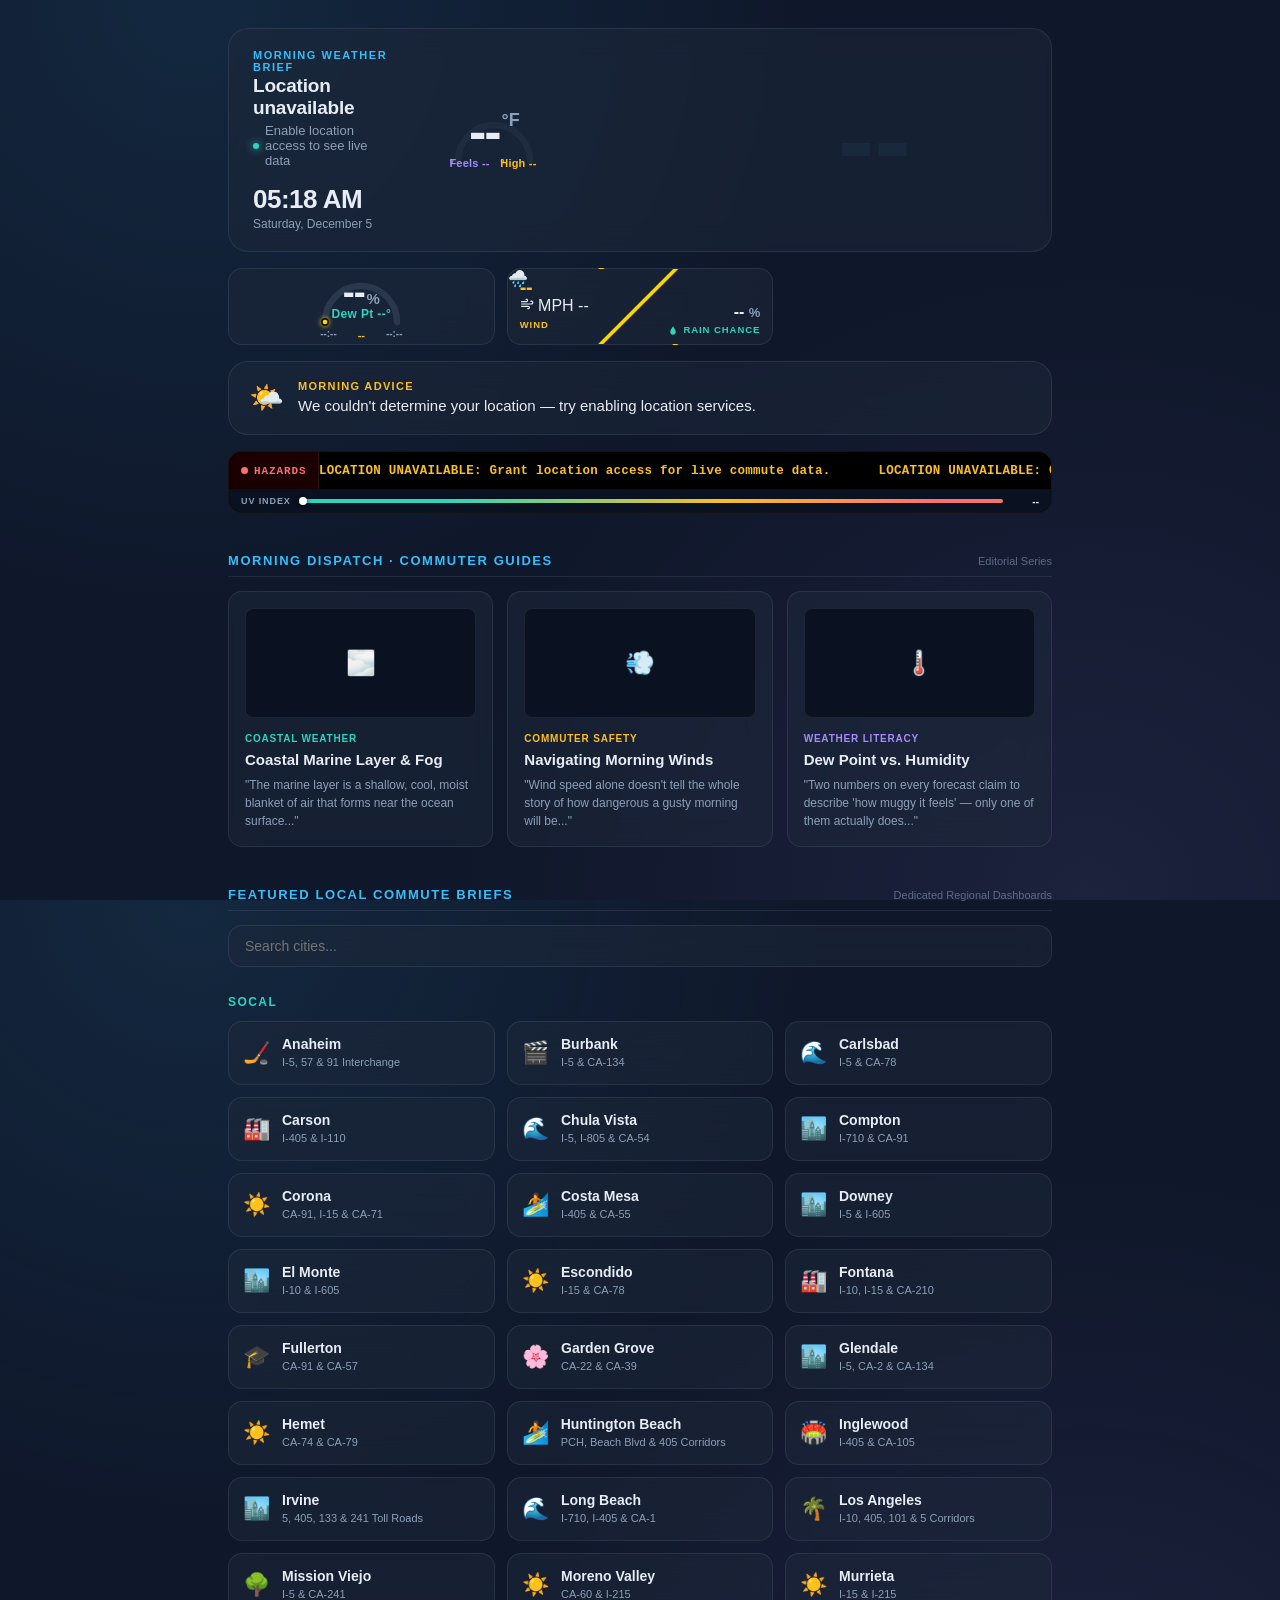
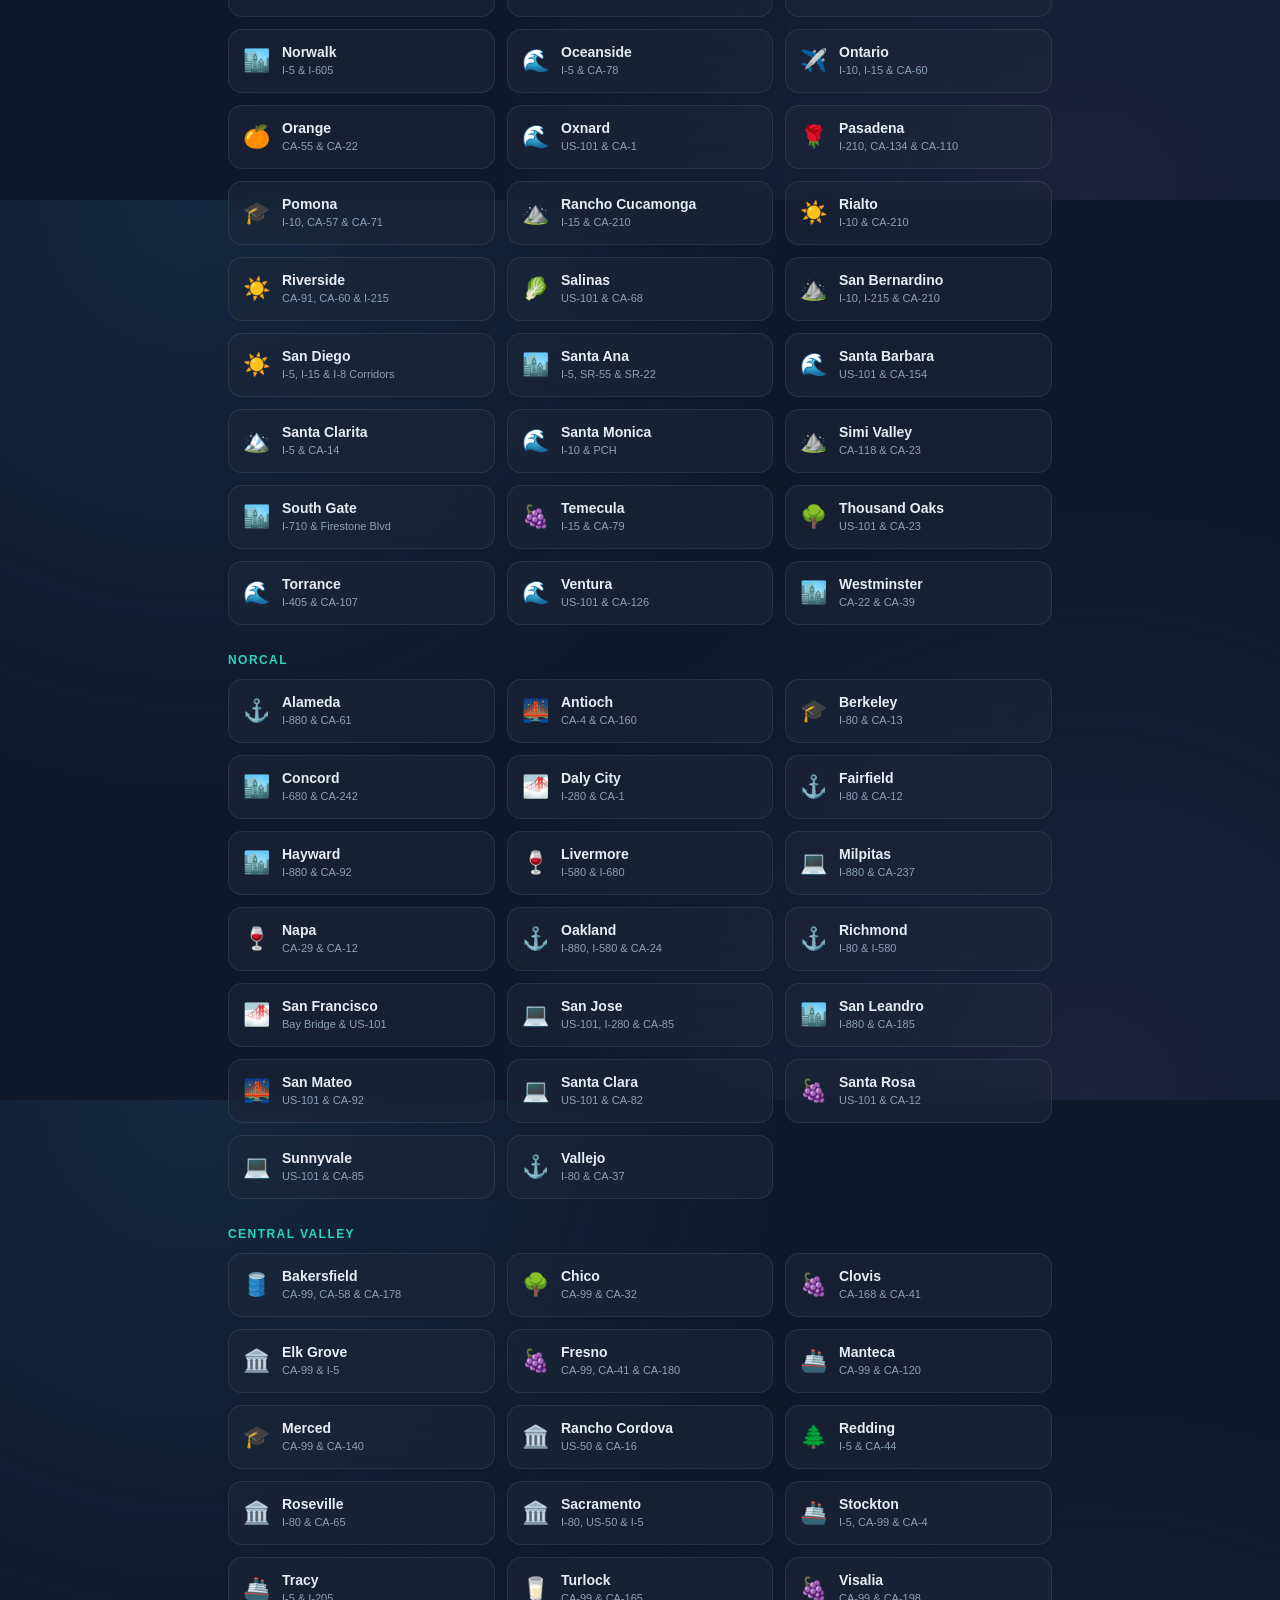
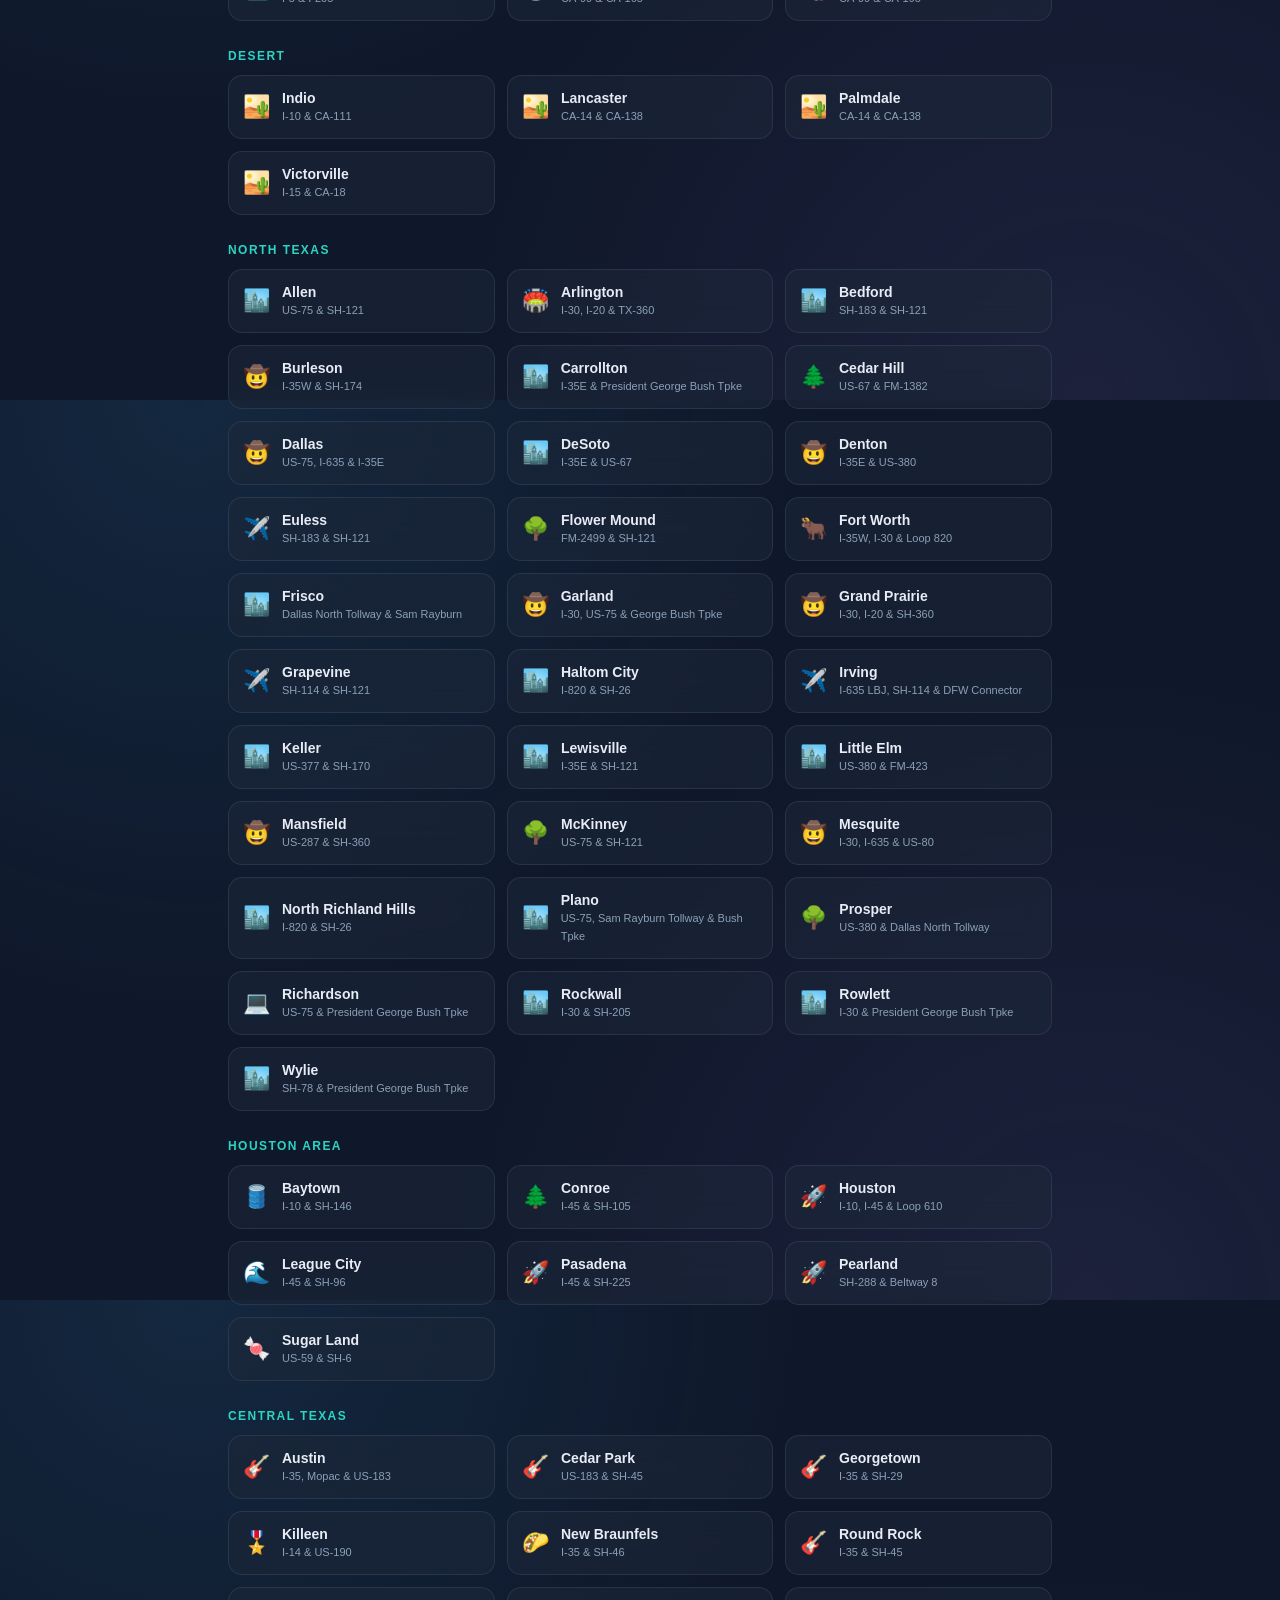
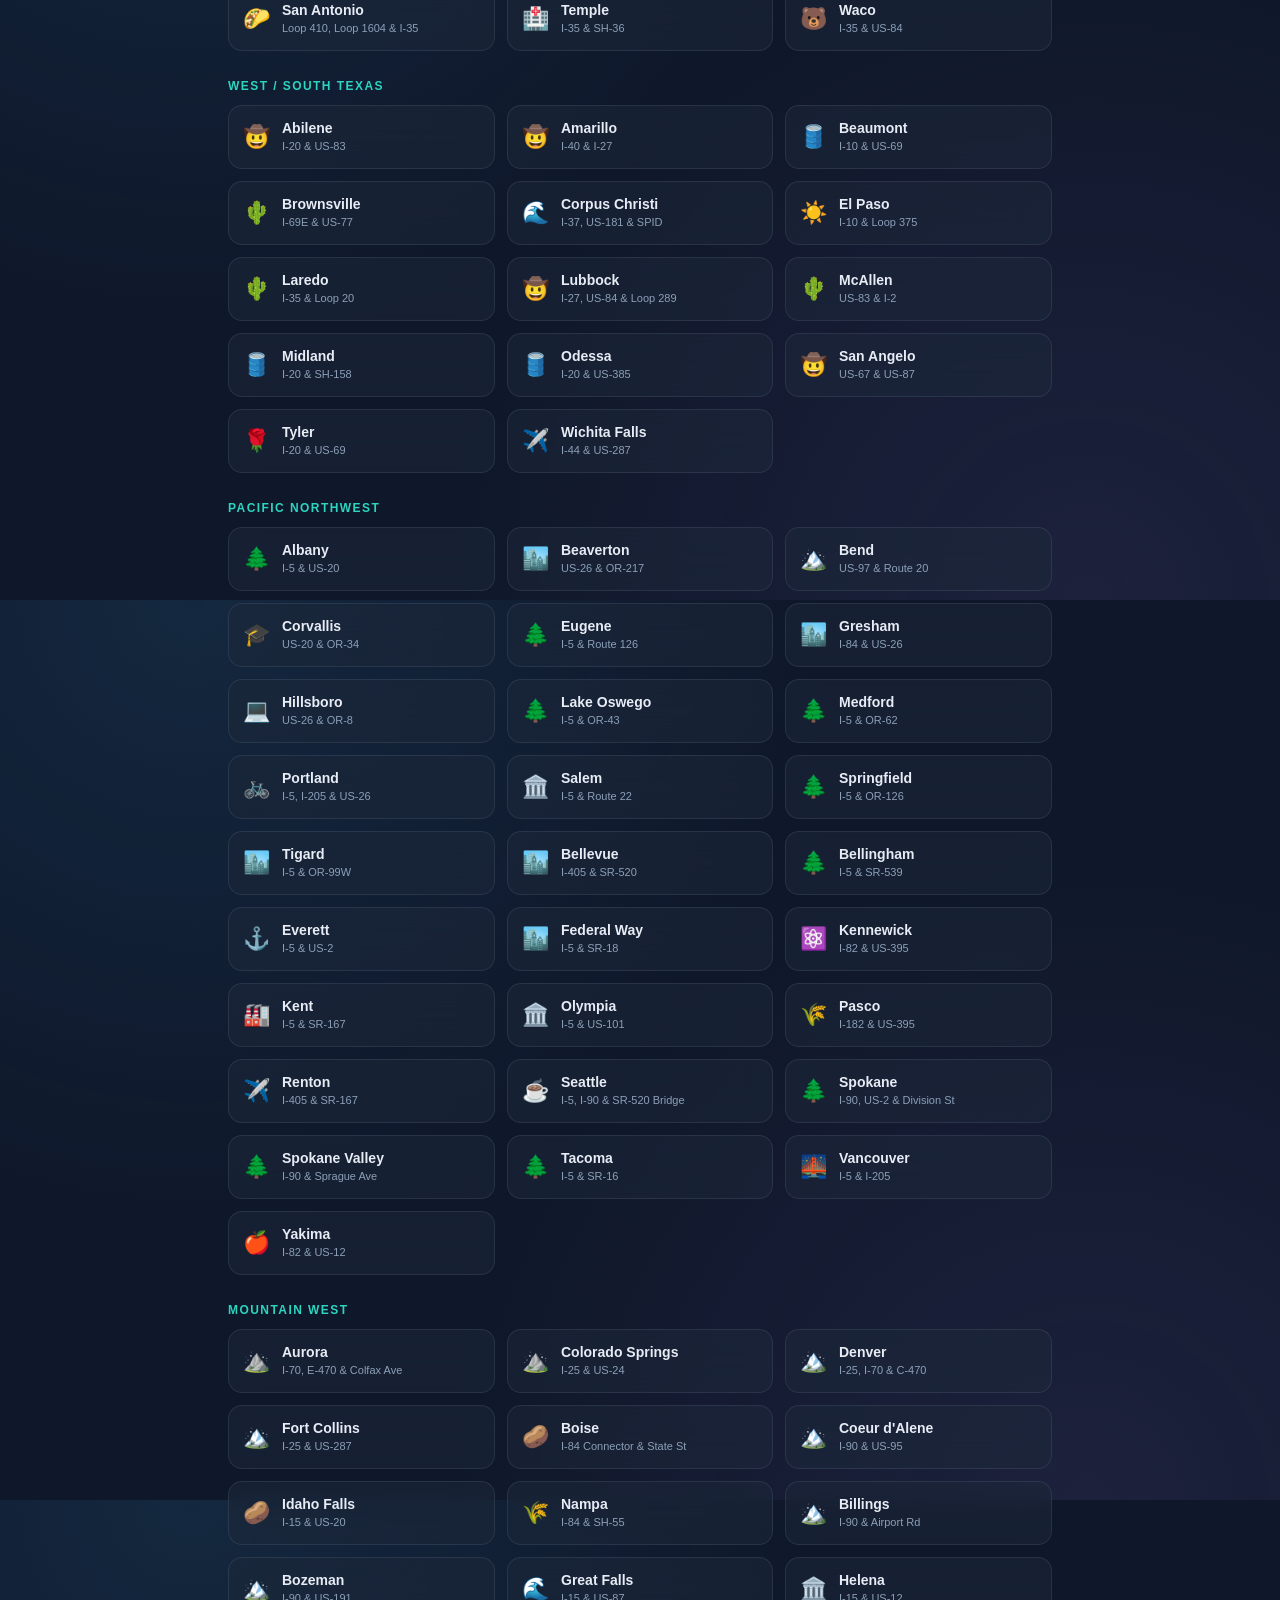
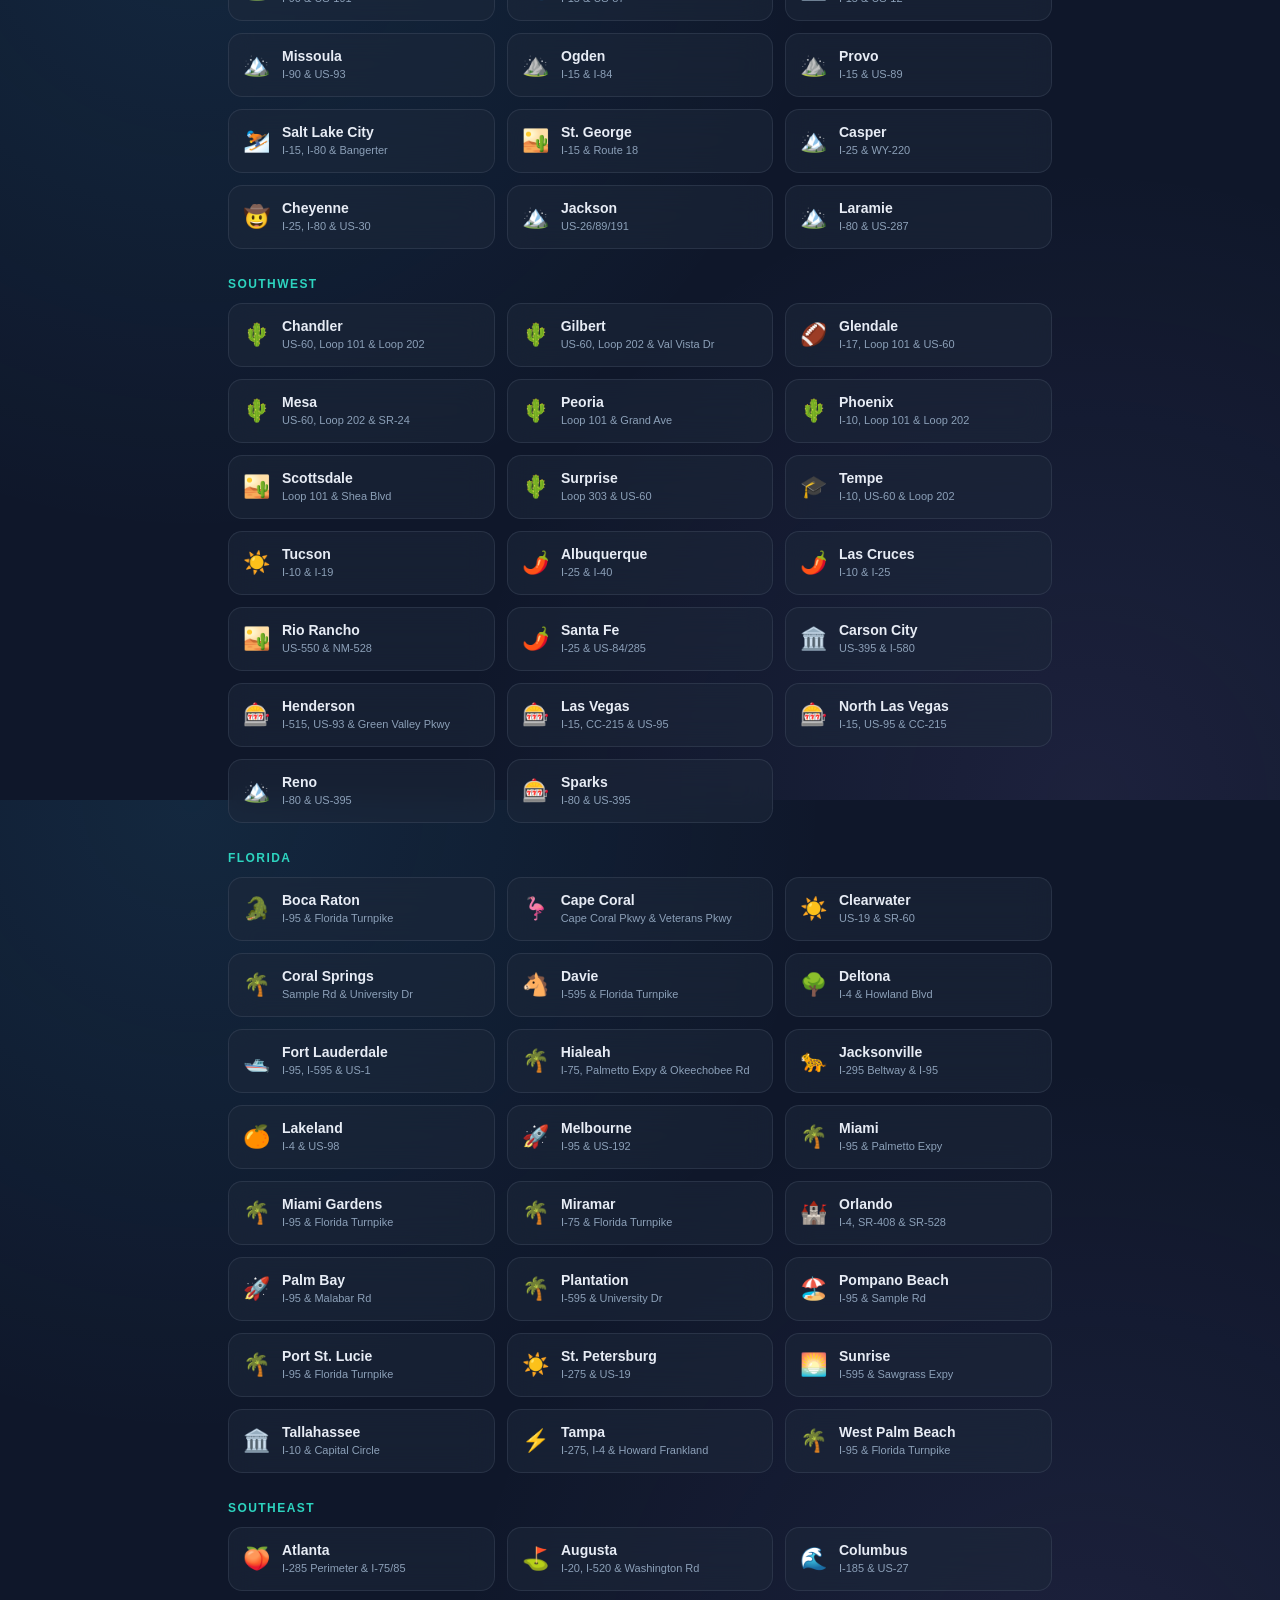
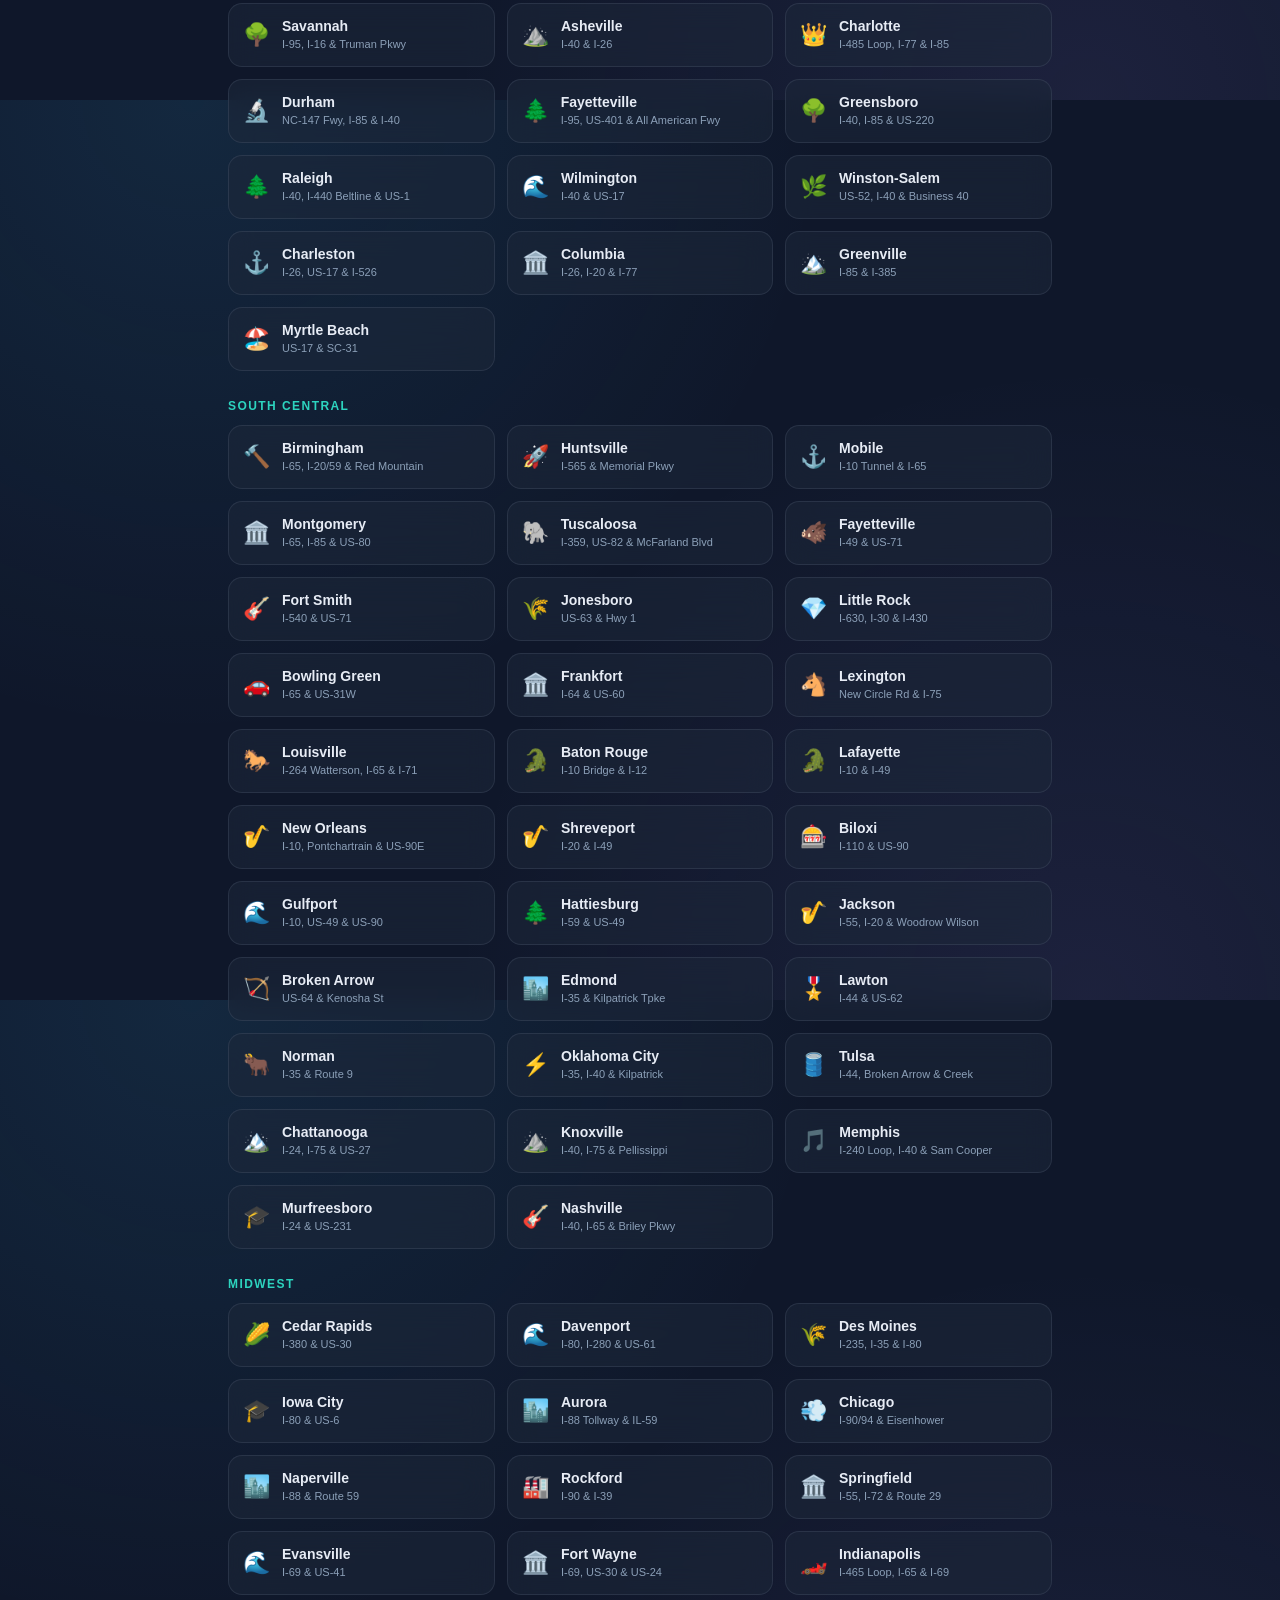
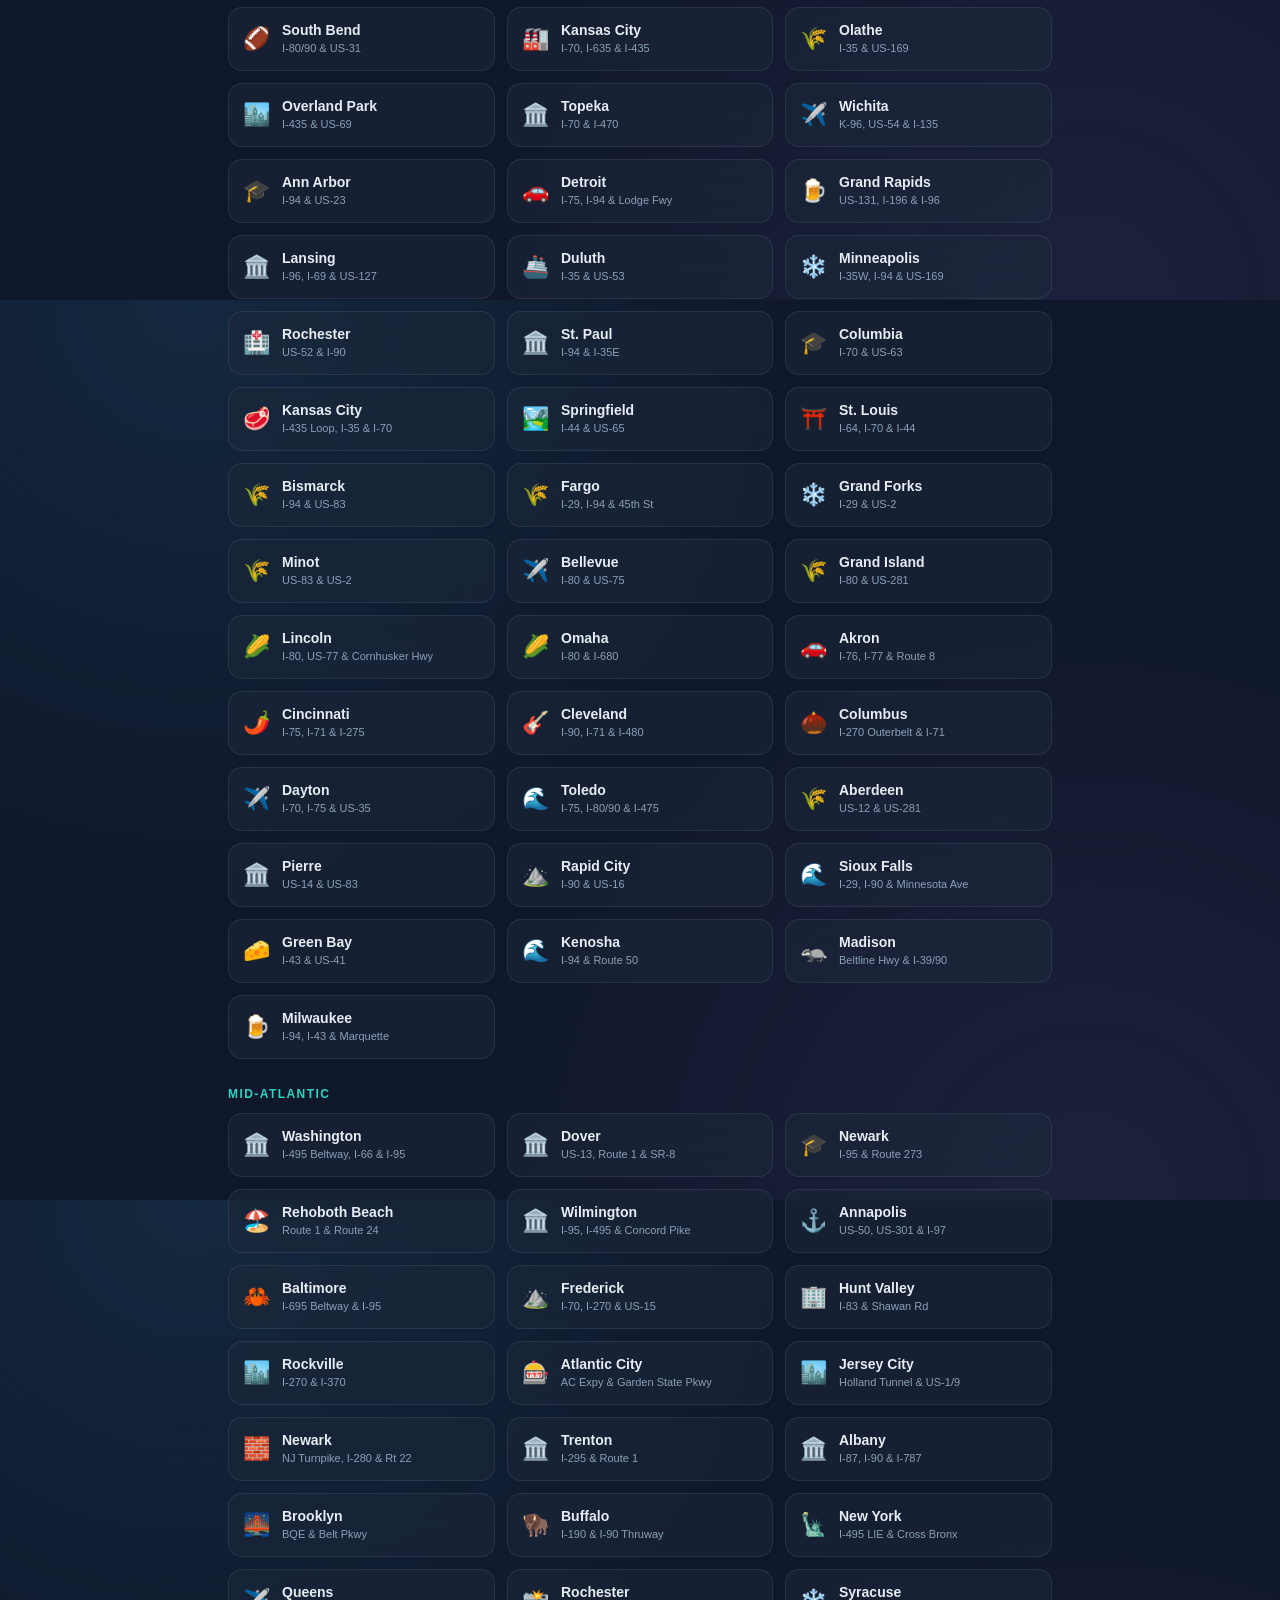
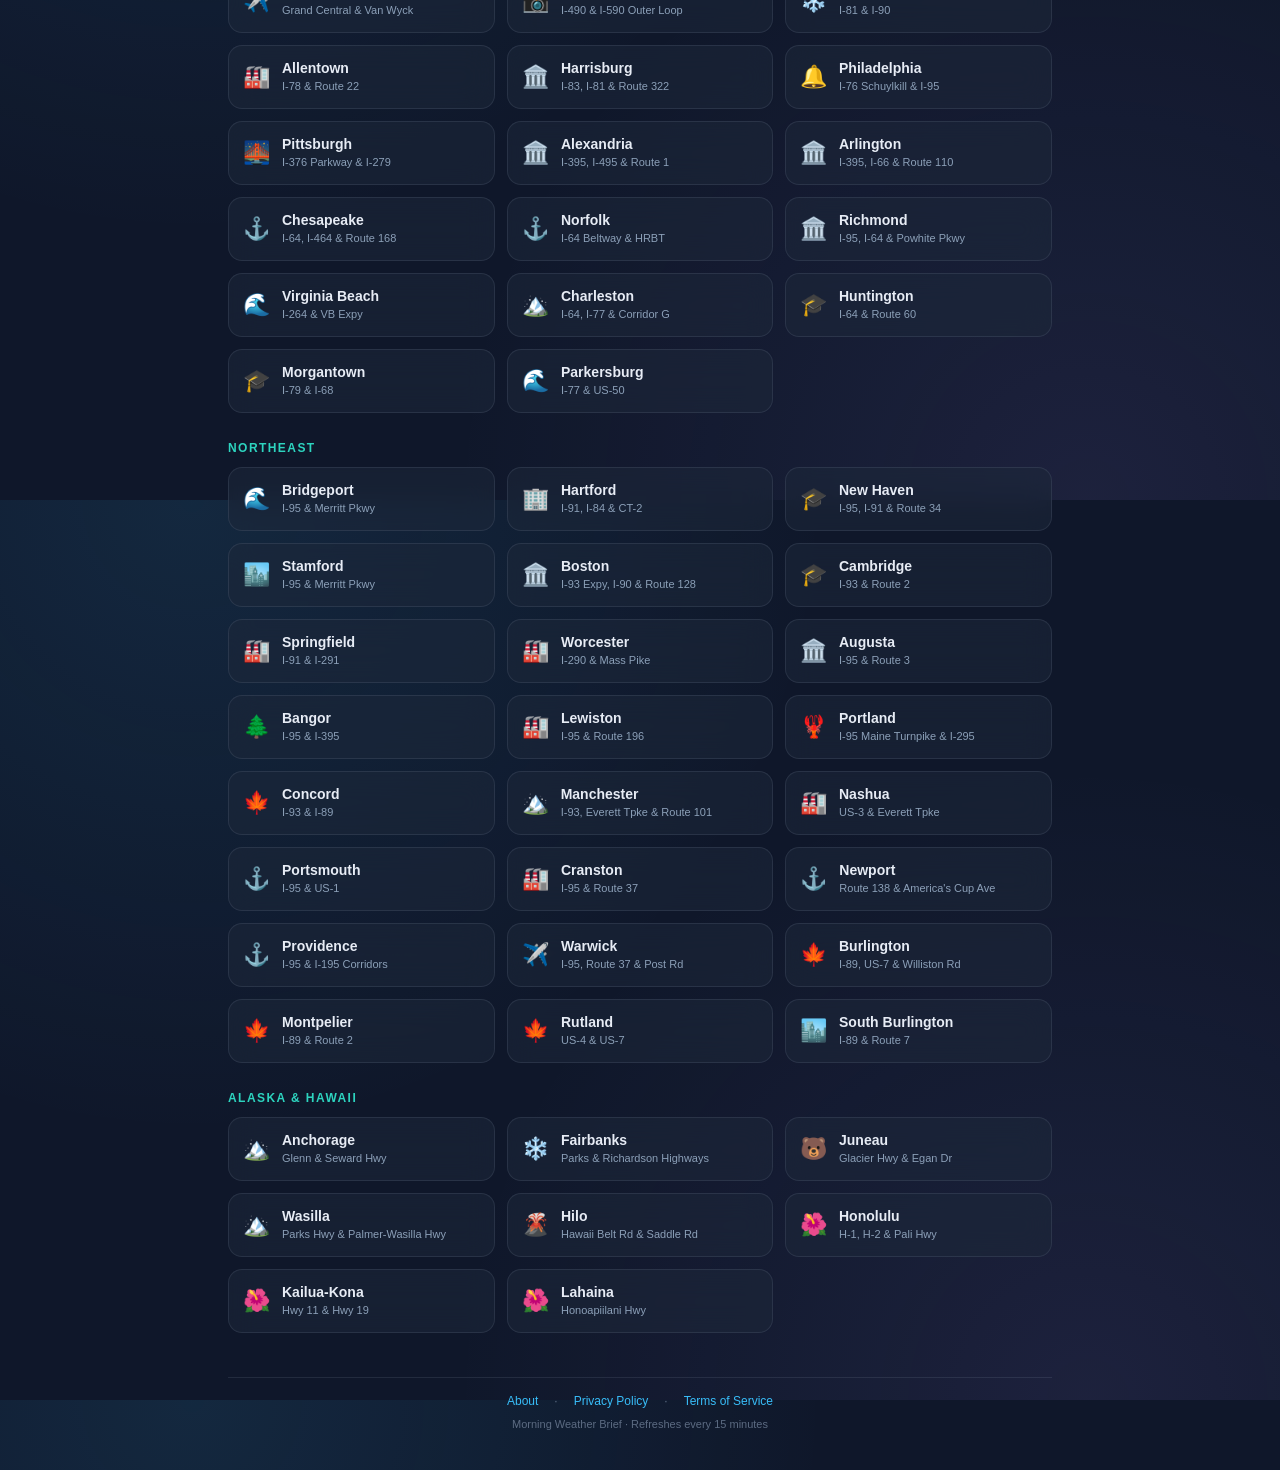
<file: index.html>
<!DOCTYPE html>
<html lang="en">
<head>
<meta charset="UTF-8">
<meta name="viewport" content="width=device-width, initial-scale=1.0, viewport-fit=cover">
<title>Morning Weather Brief | Commute Dashboard</title>
<meta name="description" content="Streamlined, zero-friction morning weather metrics, hazard alerts, and commute conditions.">
<link rel="icon" type="image/x-icon" href="favicon.ico">
<style>
  :root{
    --bg:#0F172A;
    --bg-deep:#0A1120;
    --panel:rgba(30,41,59,0.55);
    --panel-border:rgba(148,163,184,0.14);
    --text:#E7ECF5;
    --muted:#8CA0B8;
    --muted-dim:#5C6B82;
    --cyan:#38BDF8;
    --teal:#2DD4BF;
    --violet:#A78BFA;
    --amber:#FBBF24;
    --amber-bright:#FFD700;
    --red:#F87171;
    --track:rgba(148,163,184,0.16);
    --radius-lg:20px;
    --radius-md:14px;
    --radius-sm:8px;
  }

  *{box-sizing:border-box;}
  html,body{
    margin:0;padding:0;height:100%;
    background:
      radial-gradient(circle at 15% 0%, rgba(56,189,248,0.10), transparent 45%),
      radial-gradient(circle at 85% 100%, rgba(167,139,250,0.09), transparent 45%),
      var(--bg);
    color:var(--text);
    font-family:-apple-system,BlinkMacSystemFont,"Segoe UI",Roboto,Helvetica,Arial,sans-serif;
    font-variant-numeric:tabular-nums;
    -webkit-font-smoothing:antialiased;
    min-height:100vh;
  }

  @media (prefers-reduced-motion: reduce){
    *{animation-duration:0.01ms !important;animation-iteration-count:1 !important;transition-duration:0.01ms !important;}
  }

  .wrap{
    max-width:860px;
    margin:0 auto;
    padding:28px 18px 40px;
    display:flex;
    flex-direction:column;
    gap:16px;
    min-height:100vh;
  }

  /* ---------- Header & Hero Gauge ---------- */
  header.brief-header{
    display:flex;
    justify-content:space-between;
    align-items:center;
    gap:12px;
    padding:20px 24px;
    background:var(--panel);
    border:1px solid var(--panel-border);
    border-radius:var(--radius-lg);
    backdrop-filter:blur(14px);
    -webkit-backdrop-filter:blur(14px);
    overflow:hidden;
    position:relative;
  }

  /* Broadcast Ghost Watermark Number */
  .hero-ghost-number {
    position: absolute;
    right: 140px;
    top: 50%;
    transform: translateY(-50%);
    font-size: clamp(70px, 14vw, 110px);
    font-weight: 900;
    color: var(--cyan);
    opacity: 0.05;
    pointer-events: none;
    line-height: 1;
    z-index: 1;
  }

  .header-info{
    display:flex;
    flex-direction:column;
    gap:16px;
    z-index:2;
  }
  .brand{
    display:flex;
    flex-direction:column;
    gap:2px;
  }
  .brand .eyebrow{
    font-size:11px;
    letter-spacing:0.14em;
    text-transform:uppercase;
    color:var(--cyan);
    font-weight:700;
  }
  .brand h1{
    margin:0;
    font-size:19px;
    font-weight:700;
    letter-spacing:-0.01em;
  }
  .location-line{
    font-size:13px;
    color:var(--muted);
    margin-top:2px;
    display:flex;
    align-items:center;
    gap:6px;
  }
  .location-line .dot{
    width:6px;height:6px;border-radius:50%;
    background:var(--teal);
    box-shadow:0 0 8px var(--teal);
    flex-shrink:0;
  }
  .clock-block{
    text-align:left;
  }
  .clock-time{
    font-size:26px;
    font-weight:700;
    letter-spacing:-0.02em;
  }
  .clock-date{
    font-size:12px;
    color:var(--muted);
    margin-top:2px;
  }

  .hero-gauge-container{
    position:relative;
    width:190px;
    flex-shrink:0;
    margin:-10px -15px -20px 0;
    z-index: 2;
  }

  /* ---------- Base Gauge Mechanics ---------- */
  .gauge-svg-wrap{
    position:relative;
    width:100%;
    line-height:0;
  }
  .gauge-svg-wrap svg{
    width:100%;
    height:auto;
    display:block;
    overflow:visible;
  }
  .gauge-data{
    position:absolute;
    inset:0;
    display:flex;
    flex-direction:column;
    align-items:center;
    justify-content:flex-end;
    padding-bottom:12%;
    pointer-events:none;
  }

  .humidity-data-stack {
    padding-bottom: 24%;
  }

  .gauge-track{
    fill:none;
    stroke:var(--track);
    stroke-width:14;
    stroke-linecap:round;
  }
  
  .hero-gauge-container .gauge-track { stroke:rgba(148,163,184,0.06); }
  .hero-gauge-container .gauge-fill.temp { opacity: 0.35; stroke:var(--cyan); stroke-width:14; filter:drop-shadow(0 0 2px rgba(56,189,248,0.2)); }
  .hero-gauge-container .gauge-fill.high-marker { opacity: 0.4; stroke: var(--amber); stroke-dasharray: 4 6; stroke-width: 14; }
  
  .gauge-fill { fill:none; stroke-linecap:round; transition:stroke-dashoffset 1.1s cubic-bezier(.22,1,.36,1); }
  .gauge-fill.feels-glow { stroke-width:14; opacity:0.85; transition: stroke-dashoffset 1.1s cubic-bezier(.22,1,.36,1), stroke 0.5s ease; }
  .glow-neutral { stroke:var(--violet); filter:drop-shadow(0 0 10px var(--violet)); }
  .glow-hot { stroke:var(--red); filter:drop-shadow(0 0 10px var(--red)); }
  .glow-cool { stroke:var(--teal); filter:drop-shadow(0 0 10px var(--teal)); }

  .gauge-fill.humidity-glow {
    stroke:var(--teal);
    stroke-width:14;
    opacity:0.25;
    filter:drop-shadow(0 0 6px var(--teal));
  }
  .sun-dot-punched {
    fill: var(--amber-bright);
    stroke: var(--bg-deep);
    stroke-width: 3.5;
    filter: drop-shadow(0 0 6px var(--amber-bright));
    transition: cx 1s ease-out, cy 1s ease-out;
  }

  /* ---------- Typography Overlays ---------- */
  .hero-val-wrap{
    display:flex;
    align-items:flex-start;
    line-height:1;
  }
  .hero-val{
    font-size:52px;
    font-weight:800;
    color:var(--text);
    letter-spacing:-0.04em;
  }
  .hero-unit{
    font-size:18px;
    font-weight:700;
    color:var(--muted);
    margin:6px 0 0 2px;
  }
  .hero-subtext{
    display:flex;
    gap:8px;
    font-size:11px;
    font-weight:700;
    letter-spacing:0.02em;
    margin-top:6px;
  }
  
  .standard-val-wrap{
    display:flex;
    align-items:baseline;
    line-height:1;
  }
  .standard-val{
    font-size:36px;
    font-weight:900;
    color:var(--text);
    letter-spacing:-0.03em;
  }
  .standard-unit{
    font-size:15px;
    font-weight:700;
    color:var(--muted);
    margin-left:2px;
  }
  .standard-subtext{
    font-size:12px;
    font-weight:700;
    margin-top:4px;
    letter-spacing:0.03em;
  }

  .daylight-footer {
    display: flex;
    justify-content: space-between;
    align-items: flex-end;
    width: 96%;
    position: absolute;
    bottom: 2%;
  }
  .daylight-footer span {
    flex: 1;
    font-size: 10px;
    font-weight: 700;
    color: var(--muted);
  }
  .daylight-footer span:nth-child(1) { text-align: left; padding-left: 2px; }
  .daylight-footer span:nth-child(2) { text-align: center; color: var(--amber); font-size: 11px; margin-bottom: -1px; }
  .daylight-footer span:nth-child(3) { text-align: right; padding-right: 2px; }

  .purple { color: var(--violet); transition: color 0.3s; }
  .amber { color: var(--amber); transition: color 0.3s; }
  .teal { color: var(--teal); transition: color 0.3s; }
  .red { color: var(--red); transition: color 0.3s; }

  /* ---------- Gauges Row ---------- */
  /* ---------- Compact Bottom Gauges ---------- */
.gauge-row {
  display: grid;
  grid-template-columns: repeat(3, 1fr); /* Keeps your 3-column layout */
  gap: 12px;
  max-height: 120px; /* Forces the row to stay short */
}

.gauge-card {
  background: var(--panel);
  border: 1px solid var(--panel-border);
  border-radius: var(--radius-md); /* Slightly tighter corners for a smaller box */
  backdrop-filter: blur(14px);
  -webkit-backdrop-filter: blur(14px);
  padding: 8px 10px; /* Stripped down padding */
  display: flex;
  flex-direction: column;
  align-items: center;
  justify-content: center;
  position: relative;
  overflow: hidden;
}

/* Shrink the arc so it doesn't inflate the card height */
.gauge-svg-wrap {
  position: relative;
  width: 100%;
  max-width: 90px; /* Drastically reduced from 160px */
  line-height: 0;
  margin: 0 auto;
}

.gauge-label {
  margin-top: -2px;
  font-size: 10px; /* Scaled down slightly */
  letter-spacing: 0.10em;
  text-transform: uppercase;
  color: var(--muted);
  font-weight: 700;
}

/* ---------- Shrinking the Wind/Rain Split Card ---------- */
.split-card {
  display: block;
  padding: 0;
  background: linear-gradient(135deg, var(--panel) 48.5%, var(--amber-bright) 49%, var(--amber-bright) 50%, var(--panel) 50.5%);
}

.split-section {
  position: absolute;
  display: flex;
  flex-direction: column;
  justify-content: center;
}

/* Pull the text closer to the corners so it doesn't overlap the slash in a shorter box */
.split-top-left {
  top: 8px;
  left: 12px;
  align-items: flex-start;
  text-align: left;
  max-width: 45%;
}

.split-bottom-right {
  bottom: 8px;
  right: 12px;
  align-items: flex-end;
  text-align: right;
  max-width: 45%;
}

/* Condense the typography to fit the new height */
.split-val-large {
  font-size: 20px; 
  font-weight: 800;
  line-height: 1;
  color: var(--amber);
  letter-spacing: -0.02em;
}

  }
  .split-val-unit {
    font-size: 11.5px; font-weight: 700; color: var(--amber);
    margin-top: 3px; display: flex; align-items: center; gap: 4px;
  }
  .split-val-small {
  font-size: 16px;
  font-weight: 800;
  line-height: 1;
  color: var(--text);
}
  .split-label-text {
    font-size: 9.5px; letter-spacing: 0.1em; text-transform: uppercase;
    color: var(--muted); font-weight: 700; margin-top: 4px;
    display: flex; align-items: center; gap: 4px;
  }

  /* ---------- SpaceX Alert ---------- */
  .spacex-alert-card {
    background: rgba(234, 179, 8, 0.08);
    border: 1px solid var(--amber);
    border-radius: var(--radius-lg);
    padding: 16px 20px;
    display: flex;
    align-items: center;
    gap: 14px;
    margin-bottom: 12px;
    backdrop-filter: blur(14px);
    -webkit-backdrop-filter: blur(14px);
  }
  .spacex-alert-card .rocket-icon { font-size: 28px; line-height: 1; flex-shrink: 0; }
  .spacex-details strong { display: block; font-size: 11px; color: var(--amber); text-transform: uppercase; letter-spacing: 0.12em; margin-bottom: 3px; font-weight: 700;}
  .spacex-details span { font-size: 15px; color: var(--text); font-weight: 700; }

  /* ---------- Advice box ---------- */
  .advice-box{
    background:var(--panel);
    border:1px solid var(--panel-border);
    border-radius:var(--radius-lg);
    backdrop-filter:blur(14px);
    -webkit-backdrop-filter:blur(14px);
    padding:18px 20px;
    display:flex;
    align-items:center;
    gap:14px;
  }
  .advice-icon{
    font-size:28px;
    flex-shrink:0;
    line-height:1;
  }
  .advice-text-block .advice-eyebrow{
    font-size:11px;
    letter-spacing:0.12em;
    text-transform:uppercase;
    color:var(--amber);
    font-weight:700;
    margin-bottom:3px;
  }
  .advice-text{
    font-size:15px;
    line-height:1.45;
    color:var(--text);
  }

  /* ---------- Alerts & UV Container ---------- */
  .status-stack {
    display:flex;
    flex-direction:column;
    background:#000;
    border:1px solid rgba(255,255,255,0.08);
    border-radius:var(--radius-md);
    overflow:hidden;
  }
  
  .ticker{
    position:relative;
    height:38px;
    display:flex;
    align-items:center;
    border-bottom: 1px solid rgba(255,255,255,0.06);
  }
  .ticker .live-tag{
    flex-shrink:0;
    display:flex;
    align-items:center;
    gap:6px;
    background:#1a0000;
    color:var(--red);
    font-size:11px;
    font-weight:800;
    letter-spacing:0.08em;
    padding:0 12px;
    height:100%;
    border-right:1px solid rgba(255,255,255,0.08);
    z-index:2;
    font-family:'Courier New',monospace;
  }
  .live-tag .pulse{
    width:7px;height:7px;border-radius:50%;
    background:var(--red);
    animation:pulse 1.4s infinite;
  }
  @keyframes pulse{
    0%,100%{opacity:1;transform:scale(1);}
    50%{opacity:0.35;transform:scale(0.75);}
  }
  .ticker-viewport{
    flex:1;
    overflow:hidden;
    height:100%;
    position:relative;
  }
  .ticker-track{
    position:absolute;
    white-space:nowrap;
    display:flex;
    align-items:center;
    height:100%;
    animation:marquee 28s linear infinite;
    will-change:transform;
  }
  .ticker-track span{
    font-family:'Courier New',monospace;
    font-size:12.5px;
    font-weight:700;
    letter-spacing:0.02em;
    color:#F1F5F9;
    padding-right:48px;
  }
  .ticker-track span.hazard{color:var(--amber);}
  .ticker-track span.clear{color:var(--teal);}
  @keyframes marquee{
    0%{transform:translateX(0);}
    100%{transform:translateX(-50%);}
  }

  /* Micro UV Bar */
  .uv-micro-bar {
    height: 22px;
    display:flex;
    align-items:center;
    padding: 0 12px;
    gap: 12px;
    background: #0A1120;
  }
  .uv-label {
    font-size: 9px;
    letter-spacing: 0.1em;
    color: var(--muted);
    font-weight: 700;
    flex-shrink:0;
  }
  .uv-track {
    flex: 1;
    height: 4px;
    background: linear-gradient(to right, var(--teal) 20%, var(--amber) 60%, var(--red) 90%);
    border-radius: 2px;
    position: relative;
  }
  .uv-indicator {
    position: absolute;
    top: 50%;
    transform: translate(-50%, -50%);
    width: 8px;
    height: 8px;
    background: #FFF;
    border-radius: 50%;
    box-shadow: 0 0 4px rgba(0,0,0,0.8);
    transition: left 1s ease-out;
    left: 0%;
  }
  .uv-value {
    font-size: 10px;
    font-weight: 700;
    color: var(--text);
    width: 24px;
    text-align: right;
  }

  /* ==========================================================================
     MOBILE RESPONSIVE OVERHAUL (SINGLE-COLUMN EDGE-TO-EDGE)
     ========================================================================== */
  @media (max-width:520px){
    .gauge-row{grid-template-columns:1fr; gap:12px;}
    .gauge-card{flex-direction:column; padding:14px 16px 12px;}
    
    /* Removing max-width allows the standard SVG to stretch natively */
    .gauge-svg-wrap{width:100%; max-width:none;}
    .gauge-label{display:block;}
    .humidity-data-stack { padding-bottom: 12%; }
    
    header.brief-header{
      flex-direction:column; 
      align-items:flex-start; 
      padding:22px 20px;
      min-height: 180px;
    }
    .clock-block{text-align:left; margin-top:6px;}
    
    .hero-ghost-number { 
      right: 15px; 
      top: 50%; 
      font-size: 140px; 
      opacity: 0.07;
    }
    .hero-gauge-container{
      position:absolute;
      right: 15px;
      bottom: 8px;
      width: 170px; 
      margin: 0;
    }
    
    .hero-val{font-size:42px;}
    .hero-subtext{font-size:11px; gap:6px;}
    
    .standard-val{font-size:40px;}
    .standard-unit{font-size:14px;}
    .standard-subtext{font-size:12px;}
    
    .daylight-footer { width: 94%; bottom: 4%; }
    .daylight-footer span { font-size: 10.5px; }
    .daylight-footer span:nth-child(2) { font-size: 12px; }
    
    .split-card{min-height:130px; padding:0;}
    /* Re-enforcing the absolute lock on mobile */
    .split-top-left { top: 18px; left: 20px; }
    .split-bottom-right { bottom: 18px; right: 20px; }
    .split-val-large, .split-val-small { font-size: 34px; }
  }

  /* ---------- Hourly Carousel (Hero Wave) ---------- */
.hourly-carousel {
  display: flex;
  align-items: flex-end; /* Keeps the bottoms aligned to form a wave */
  justify-content: center;
  gap: 24px;
  width: 100%;
  padding: 20px 0;
  overflow: hidden;
}
.hourly-item {
  display: flex;
  flex-direction: column;
  align-items: center;
  transition: all 0.3s ease;
}
.hourly-item .temp {
  font-weight: 800;
  color: var(--text);
  line-height: 0.9;
}
.hourly-item .time {
  font-size: 14px;
  color: var(--muted);
  text-transform: uppercase;
  letter-spacing: 0.05em;
  margin-top: 10px;
  font-weight: 700;
  white-space: nowrap;
}

/* Fading & Scaling exactly like your MS Paint */
.hourly-item.past, .hourly-item.future-far { 
  opacity: 0.15; 
  font-size: 40px; 
}
.hourly-item.future-near { 
  opacity: 0.4; 
  font-size: 60px; 
}
.hourly-item.current {
  opacity: 1;
  font-size: 120px; /* Massive white hero temperature */
  color: #ffffff; 
}

  a{color:var(--cyan);}
  :focus-visible{outline:2px solid var(--cyan);outline-offset:2px;}
</style>
</head>
<body>
<div class="wrap">

  <header class="brief-header">
    <div class="hero-ghost-number" id="hero-ghost-val">--</div>
    <div class="header-info">
      <div class="brand">
        <div class="eyebrow">Morning Weather Brief</div>
        <h1 id="city-name">Locating you…</h1>
        <div class="location-line"><span class="dot"></span><span id="region-name">—</span></div>
      </div>
      <div class="clock-block">
        <div class="clock-time" id="clock-time">--:--</div>
        <div class="clock-date" id="clock-date">—</div>
      </div>
    </div>
    
    <!-- Hero Temperature Arc -->
    <div class="hero-gauge-container">
      <div class="gauge-svg-wrap">
        <svg viewBox="0 0 200 130" aria-label="Temperature gauge">
          <path class="gauge-track" d="M 20 100 A 80 80 0 0 1 180 100"/>
          <path class="gauge-fill high-marker" id="gauge-temp-high-arc" d="M 20 100 A 80 80 0 0 1 180 100"/>
          <path class="gauge-fill feels-glow glow-neutral" id="gauge-temp-feels-arc" d="M 20 100 A 80 80 0 0 1 180 100"/>
          <path class="gauge-fill temp" id="gauge-temp-arc" d="M 20 100 A 80 80 0 0 1 180 100"/>
        </svg>
        <div class="gauge-data">
          <div class="hero-val-wrap">
            <span class="hero-val" id="gauge-temp-val">--</span><span class="hero-unit">°F</span>
          </div>
          <div class="hero-subtext">
            <span class="purple" id="gauge-temp-feels-val">Feels --°</span>
            <span class="amber" id="gauge-temp-high-val">High --°</span>
          </div>
        </div>
      </div>
    </div>
    <div id="hourly-carousel" class="hourly-carousel">
  <!-- JavaScript will inject the T-2 to T+4 timeline here -->
</div>
  </header>

  <section class="gauge-row">
    <!-- 1. Combined Humidity & Sunrise Gauge -->
    <div class="gauge-card">
      <div class="gauge-svg-wrap">
        <svg viewBox="0 0 200 130" aria-label="Humidity and Daylight gauge">
          <path class="gauge-track" d="M 20 100 A 80 80 0 0 1 180 100"/>
          <path class="gauge-fill humidity-glow" id="gauge-humidity-arc" d="M 20 100 A 80 80 0 0 1 180 100"/>
          <circle id="sun-dot" class="sun-dot-punched" cx="20" cy="100" r="7" />
        </svg>
        
        <div class="gauge-data humidity-data-stack">
          <div class="standard-val-wrap">
            <span class="standard-val" id="gauge-humidity-val">--</span><span class="standard-unit">%</span>
          </div>
          <div class="standard-subtext teal" id="gauge-dew-val">Dew Pt --°</div>
          
          <div class="daylight-footer">
            <span id="sun-rise-time">--:--</span>
            <span class="daylight-status amber" id="sun-status-text">--</span>
            <span id="sun-set-time">--:--</span>
          </div>
        </div>
      </div>
    </div>

    <!-- 2. Split Card (Wind & Rain) -->
    <div class="gauge-card split-card">
      <div class="rain-watermark">🌧️</div>
      <div class="split-section split-top-left">
        <div class="split-val-large" id="split-wind-speed">--</div>
        <div class="split-val-unit">
          <svg width="14" height="14" viewBox="0 0 24 24" fill="none" stroke="currentColor" stroke-width="2" style="flex-shrink:0;"><path d="M9.59 4.59A2 2 0 1 1 11 8H2m10.59 11.41A2 2 0 1 0 14 16H2m15.73-8.27A2.5 2.5 0 1 1 19.5 12H2"/></svg>
          MPH <span id="split-wind-dir">--</span>
        </div>
        <div class="split-label-text" style="color:var(--amber);">Wind</div>
      </div>
      
      <div class="split-section split-bottom-right">
        <div class="split-val-small" id="split-rain-val">-- <span style="font-size:13px; color:var(--muted);">%</span></div>
        <div class="split-label-text" style="color:var(--teal); justify-content:flex-end;">
          <svg width="12" height="12" viewBox="0 0 24 24" fill="currentColor" style="flex-shrink:0;"><path d="M12 21.5c-3.03 0-5.5-2.47-5.5-5.5 0-2.38 1.5-5.4 3.97-8.87L12 4.67l1.53 2.46c2.47 3.47 3.97 6.49 3.97 8.87 0 3.03-2.47 5.5-5.5 5.5z"/></svg>
          Rain Chance
        </div>
      </div>
    </div>
  </section>

  <section class="advice-box">
    <div class="advice-icon" id="advice-icon">🌤️</div>
    <div class="advice-text-block">
      <div class="advice-eyebrow">Morning Advice</div>
      <div class="advice-text" id="advice-text">Reading today's conditions…</div>
    </div>
  </section>

  <!-- Stacked Ticker + UV Bar -->
  <section class="status-stack" role="status" aria-live="polite">
    <div class="ticker">
      <div class="live-tag"><span class="pulse"></span>HAZARDS</div>
      <div class="ticker-viewport">
        <div class="ticker-track" id="ticker-track">
          <span>Loading commute conditions…</span>
          <span>Loading commute conditions…</span>
        </div>
      </div>
    </div>
    <div class="uv-micro-bar">
      <div class="uv-label">UV INDEX</div>
      <div class="uv-track">
        <div class="uv-indicator" id="uv-dot"></div>
      </div>
      <div class="uv-value" id="uv-val-text">--</div>
    </div>
  </section>
    
  <!-- SpaceX Alert Container -->
  <div id="launch-container" style="display: none;"></div>
  
  <section style="margin-top:24px;">
    <div style="display:flex; justify-content:space-between; align-items:baseline; margin-bottom:14px; border-bottom:1px solid var(--panel-border); padding-bottom:8px;">
      <h2 style="margin:0; font-size:13px; letter-spacing:0.12em; text-transform:uppercase; color:var(--cyan); font-weight:700;">Morning Dispatch &middot; Commuter Guides</h2>
      <span style="font-size:11px; color:var(--muted-dim);">Editorial Series</span>
    </div>

    <div style="display:grid; grid-template-columns:repeat(auto-fit, minmax(230px, 1fr)); gap:14px;">
      <a href="guides/marine-layer.html" style="background:var(--panel); border:1px solid var(--panel-border); border-radius:var(--radius-md); padding:16px; text-decoration:none; display:flex; flex-direction:column; gap:10px; backdrop-filter:blur(14px); transition:border-color 0.2s;">
        <div style="width:100%; height:110px; background:var(--bg-deep); border:1px solid var(--panel-border); border-radius:var(--radius-sm); display:flex; align-items:center; justify-content:center; color:var(--muted-dim); font-size:24px;">🌫️</div>
        <div>
          <span style="font-size:10px; letter-spacing:0.08em; text-transform:uppercase; color:var(--teal); font-weight:700;">Coastal Weather</span>
          <h3 style="margin:4px 0 6px; font-size:15px; color:var(--text); font-weight:700; line-height:1.3;">Coastal Marine Layer & Fog</h3>
          <p style="margin:0; font-size:12px; color:var(--muted); line-height:1.5; display:-webkit-box; -webkit-line-clamp:3; -webkit-box-orient:vertical; overflow:hidden;">"The marine layer is a shallow, cool, moist blanket of air that forms near the ocean surface..."</p>
        </div>
      </a>
      <a href="guides/morning-wind-driving.html" style="background:var(--panel); border:1px solid var(--panel-border); border-radius:var(--radius-md); padding:16px; text-decoration:none; display:flex; flex-direction:column; gap:10px; backdrop-filter:blur(14px); transition:border-color 0.2s;">
        <div style="width:100%; height:110px; background:var(--bg-deep); border:1px solid var(--panel-border); border-radius:var(--radius-sm); display:flex; align-items:center; justify-content:center; color:var(--muted-dim); font-size:24px;">💨</div>
        <div>
          <span style="font-size:10px; letter-spacing:0.08em; text-transform:uppercase; color:var(--amber); font-weight:700;">Commuter Safety</span>
          <h3 style="margin:4px 0 6px; font-size:15px; color:var(--text); font-weight:700; line-height:1.3;">Navigating Morning Winds</h3>
          <p style="margin:0; font-size:12px; color:var(--muted); line-height:1.5; display:-webkit-box; -webkit-line-clamp:3; -webkit-box-orient:vertical; overflow:hidden;">"Wind speed alone doesn't tell the whole story of how dangerous a gusty morning will be..."</p>
        </div>
      </a>
      <a href="guides/dew-point-humidity.html" style="background:var(--panel); border:1px solid var(--panel-border); border-radius:var(--radius-md); padding:16px; text-decoration:none; display:flex; flex-direction:column; gap:10px; backdrop-filter:blur(14px); transition:border-color 0.2s;">
        <div style="width:100%; height:110px; background:var(--bg-deep); border:1px solid var(--panel-border); border-radius:var(--radius-sm); display:flex; align-items:center; justify-content:center; color:var(--muted-dim); font-size:24px;">🌡️</div>
        <div>
          <span style="font-size:10px; letter-spacing:0.08em; text-transform:uppercase; color:var(--violet); font-weight:700;">Weather Literacy</span>
          <h3 style="margin:4px 0 6px; font-size:15px; color:var(--text); font-weight:700; line-height:1.3;">Dew Point vs. Humidity</h3>
          <p style="margin:0; font-size:12px; color:var(--muted); line-height:1.5; display:-webkit-box; -webkit-line-clamp:3; -webkit-box-orient:vertical; overflow:hidden;">"Two numbers on every forecast claim to describe 'how muggy it feels' — only one of them actually does..."</p>
        </div>
      </a>
    </div>
  </section>

  <section style="margin-top:24px;">
    <div style="display:flex; justify-content:space-between; align-items:baseline; margin-bottom:14px; border-bottom:1px solid var(--panel-border); padding-bottom:8px;">
      <h2 style="margin:0; font-size:13px; letter-spacing:0.12em; text-transform:uppercase; color:var(--cyan); font-weight:700;">Featured Local Commute Briefs</h2>
      <span style="font-size:11px; color:var(--muted-dim);">Dedicated Regional Dashboards</span>
    </div>

    <div style="margin-bottom:18px;">
      <input type="search" id="city-search" placeholder="Search cities..." 
        style="width:100%; padding:12px 16px; background:var(--panel); border:1px solid var(--panel-border); border-radius:var(--radius-md); color:var(--text); font-size:14px; outline:none; backdrop-filter:blur(14px); -webkit-backdrop-filter:blur(14px);"
        autocomplete="off" spellcheck="false">
    </div>
    
    <div id="regional-cities-container">
      <p style="color:var(--muted); font-size:13px; font-style:italic;">Loading regional hubs...</p>
    </div>
  </section>

  <footer class="foot-note" style="margin-top:28px; border-top:1px solid var(--panel-border); padding-top:16px;">
    <div style="margin-bottom:10px; display:flex; justify-content:center; gap:16px; font-size:12px;">
      <a href="about.html" style="color:var(--cyan); text-decoration:none;">About</a>
      <span style="color:var(--muted-dim);">&middot;</span>
      <a href="privacy.html" style="color:var(--cyan); text-decoration:none;">Privacy Policy</a>
      <span style="color:var(--muted-dim);">&middot;</span>
      <a href="terms.html" style="color:var(--cyan); text-decoration:none;">Terms of Service</a>
    </div>
    <div style="font-size:11px; color:var(--muted-dim); text-align:center;">
      Morning Weather Brief &middot; Refreshes every 15 minutes
    </div>
  </footer>

</div>

<script>
(function(){
  "use strict";

  var CACHE_KEY = "morningWeatherBrief.v9.cache";
  var CACHE_TTL_MS = 15 * 60 * 1000;
  var GAUGE_RADIUS = 80;
  var ARC_LENGTH = Math.PI * GAUGE_RADIUS;

  var els = {
    city: document.getElementById("city-name"),
    region: document.getElementById("region-name"),
    time: document.getElementById("clock-time"),
    date: document.getElementById("clock-date"),
    adviceIcon: document.getElementById("advice-icon"),
    adviceText: document.getElementById("advice-text"),
    ticker: document.getElementById("ticker-track"),
    ghostVal: document.getElementById("hero-ghost-val"),
    gauges: {
      temp:      { arc: document.getElementById("gauge-temp-arc"),       val: document.getElementById("gauge-temp-val"),       min:0, max:120 },
      feelsGlow: { arc: document.getElementById("gauge-temp-feels-arc"), val: document.getElementById("gauge-temp-feels-val"), min:0, max:120 },
      humidity:  { arc: document.getElementById("gauge-humidity-arc"),   val: document.getElementById("gauge-humidity-val"),   min:0, max:100 }
    },
    tempHigh: {
      arc: document.getElementById("gauge-temp-high-arc"),
      val: document.getElementById("gauge-temp-high-val")
    },
    dewPointVal: document.getElementById("gauge-dew-val"),
    split: {
      windSpeed: document.getElementById("split-wind-speed"),
      windDir: document.getElementById("split-wind-dir"),
      rainVal: document.getElementById("split-rain-val")
    },
    solar: {
      dot: document.getElementById("sun-dot"),
      rise: document.getElementById("sun-rise-time"),
      set: document.getElementById("sun-set-time"),
      status: document.getElementById("sun-status-text")
    },
    uv: {
      dot: document.getElementById("uv-dot"),
      valText: document.getElementById("uv-val-text")
    }
  };

  Object.keys(els.gauges).forEach(function(key){
    var g = els.gauges[key];
    if(g.arc){
      g.arc.style.strokeDasharray = ARC_LENGTH;
      g.arc.style.strokeDashoffset = ARC_LENGTH;
    }
  });

  if (els.tempHigh.arc) {
    els.tempHigh.arc.style.strokeDasharray = ARC_LENGTH;
    els.tempHigh.arc.style.strokeDashoffset = ARC_LENGTH;
  }

  // ---------------- Clock ----------------
  function tickClock(){
    var now = new Date();
    els.time.textContent = now.toLocaleTimeString([], {hour:"2-digit", minute:"2-digit"});
    els.date.textContent = now.toLocaleDateString([], {weekday:"long", month:"long", day:"numeric"});
  }
  tickClock();
  setInterval(tickClock, 1000);

  // ---------------- SpaceX LL2 API ----------------
  async function getNextVandenbergLaunch() {
      var cacheKey = 'spacex_vandenberg_launch_v3';
      var cachedData = localStorage.getItem(cacheKey);

      if (cachedData) {
          var parsed = JSON.parse(cachedData);
          var fourHours = 4 * 60 * 60 * 1000;
          if (Date.now() - parsed.timestamp < fourHours) return parsed.launch; 
      }

      try {
          var response = await fetch('https://ll.thespacedevs.com/2.2.0/launch/upcoming/?location__ids=11&lsp__id=121&limit=1');
          if (!response.ok) throw new Error('LL2 API failed');
          var data = await response.json();
          
          if (data.results && data.results.length > 0) {
              var launchInfo = { window_start: data.results[0].net };
              localStorage.setItem(cacheKey, JSON.stringify({ timestamp: Date.now(), launch: launchInfo }));
              return launchInfo;
          } else {
              localStorage.setItem(cacheKey, JSON.stringify({ timestamp: Date.now(), launch: null }));
              return null;
          }
      } catch (error) {
          return null; 
      }
  }

  function triggerSpaceXLaunchCheck(place) {
      var soCalCities = ['Los Angeles', 'Irvine', 'San Diego', 'Santa Barbara', 'Bakersfield', 'Carson', 'Huntington Beach', 'Long Beach', 'Anaheim'];
      if (soCalCities.includes(place.city)) {
          getNextVandenbergLaunch().then(function(launchData) {
              if (launchData) {
                  var launchDate = new Date(launchData.window_start);
                  var hoursUntilLaunch = (launchDate.getTime() - Date.now()) / (1000 * 3600);
                  
                  if (hoursUntilLaunch > 0 && hoursUntilLaunch <= 72) {
                      var timeString = launchDate.toLocaleTimeString([], { hour: 'numeric', minute: '2-digit' });
                      var dateString = launchDate.toLocaleDateString([], { weekday: 'short', month: 'short', day: 'numeric' });
                      
                      var container = document.getElementById('launch-container');
                      if (container) {
                          container.innerHTML = '<div class="spacex-alert-card"><span class="rocket-icon">🚀</span><div class="spacex-details"><strong>SpaceX Launch Alert</strong><span>' + dateString + ' at ' + timeString + ' from Vandenberg</span></div></div>';
                          container.style.display = 'block';
                      }
                  }
              }
          });
      }
  }

  // ---------------- Render Functions ----------------
  function clamp(v, lo, hi){ return Math.max(lo, Math.min(hi, v)); }

  function setGauge(key, rawValue, displayValue){
    var g = els.gauges[key];
    if(!g.arc) return;
    if (rawValue === null || rawValue === undefined) rawValue = 0;

    var v = clamp(rawValue, g.min, g.max);
    var frac = (v - g.min) / (g.max - g.min);
    var offset = ARC_LENGTH * (1 - frac);
    
    if(key === 'feelsGlow'){
      g.val.textContent = "Feels " + (displayValue !== undefined ? displayValue : Math.round(rawValue)) + "°";
    } else {
      g.val.textContent = (displayValue !== undefined ? displayValue : Math.round(rawValue));
      if(key === 'temp' && els.ghostVal) {
        els.ghostVal.textContent = Math.round(rawValue);
      }
    }
    
    requestAnimationFrame(function(){
      requestAnimationFrame(function(){
        g.arc.style.strokeDashoffset = offset;
      });
    });
  }

  function setTempHighGauge(tempMax){
    if (!els.tempHigh.arc || !els.tempHigh.val || tempMax === null || tempMax === undefined) return;
    var minTemp = 0, maxTemp = 120;
    var clampedHigh = clamp(tempMax, minTemp, maxTemp);
    var frac = (clampedHigh - minTemp) / (maxTemp - minTemp);
    var offset = ARC_LENGTH * (1 - frac);
    
    els.tempHigh.val.textContent = "High " + Math.round(tempMax) + "°";
    requestAnimationFrame(function(){
      requestAnimationFrame(function(){
        els.tempHigh.arc.style.strokeDashoffset = offset;
      });
    });
  }
  
  function renderSolarArc(sunriseIso, sunsetIso){
    if(!sunriseIso || !sunsetIso) return;
    var riseTime = new Date(sunriseIso);
    var setTime = new Date(sunsetIso);
    var now = new Date();
    
    els.solar.rise.textContent = riseTime.toLocaleTimeString([], {hour:'numeric', minute:'2-digit'});
    els.solar.set.textContent = setTime.toLocaleTimeString([], {hour:'numeric', minute:'2-digit'});

    var totalMs = setTime - riseTime;
    var elapsedMs = now - riseTime;
    var progress = elapsedMs / totalMs;
    
    if (progress < 0 || progress > 1) {
      els.solar.status.textContent = "Sunrise";
    } else {
      els.solar.status.textContent = "Sunset";
    }

    var clampedProgress = Math.max(0, Math.min(1, progress));
    var angle = Math.PI - (clampedProgress * Math.PI);
    var cx = 100 + GAUGE_RADIUS * Math.cos(angle);
    var cy = 100 - GAUGE_RADIUS * Math.sin(angle);
    
    requestAnimationFrame(function(){
      els.solar.dot.setAttribute("cx", cx);
      els.solar.dot.setAttribute("cy", cy);
    });
  }

  function renderUV(uvIndex){
    var uv = (uvIndex !== null && uvIndex !== undefined) ? uvIndex : 0;
    els.uv.valText.textContent = Math.round(uv);
    var uvPct = Math.min(100, Math.max(0, (uv / 11) * 100));
    requestAnimationFrame(function(){
      els.uv.dot.style.left = uvPct + "%";
    });
  }

  function degToCompass(num) {
    if (num === null || num === undefined) return "";
    var val = Math.floor((num / 22.5) + 0.5);
    var arr = ["N", "NNE", "NE", "ENE", "E", "ESE", "SE", "SSE", "S", "SSW", "SW", "WSW", "W", "WNW", "NW", "NNW"];
    return arr[(val % 16)];
  }

  function getAdvice(c){
    var t = c.temp, feels = c.feels, h = c.humidity, wind = c.wind, precipProb = c.precipProb, code = c.code;
    var rules = [
      { test: feels >= 95, icon:"🔥", msg:"Oppressive heat index today — stay hydrated and keep the air conditioning cranked." },
      { test: feels - t >= 7, icon:"😓", msg:"High humidity is pushing the feels-like temp significantly higher than the actual reading." },
      { test: t <= 32, icon:"🧊", msg:"Below freezing this morning — scrape the windshield and take corners slow." },
      { test: t < 40 && wind > 15, icon:"🥶", msg:"Bitter wind chill on top of the cold — that light jacket won't cut it today." },
      { test: h > 70 && t > 65 && precipProb > 20, icon:"💧", msg:"Muggy with a side of drizzle — expect fogged-up windows for the first few miles." },
      { test: wind > 20, icon:"💨", msg:"Hold onto your hat — gusty winds could nudge you around the lane." },
      { test: precipProb > 50, icon:"☔", msg:"Rain's basically guaranteed — grab the umbrella and pad your commute by a few minutes." },
      { test: code === 45 || code === 48, icon:"🌫️", msg:"Fog's rolling in — ease off the gas and give yourself extra following distance." },
      { test: h > 80 && precipProb <= 20, icon:"😓", msg:"Sticky air with no rain in sight — just an uncomfortable kind of humid." },
      { test: t >= 60 && t <= 80 && (code === 0 || code === 1), icon:"☀️", msg:"Clear skies and comfortable temps — about as good as mornings get." },
      { test: t < 55 && (code === 0 || code === 1 || code === 2), icon:"🧥", msg:"Crisp and clear — light jacket weather, nothing dramatic." }
    ];
    for (var i = 0; i < rules.length; i++){ if (rules[i].test) return rules[i]; }
    return { icon:"🌤️", msg:"Standard-issue morning out there — nothing wild, just get out the door." };
  }

  function buildHazards(c){
    var hazards = [];
    if (c.visibilityMiles !== null && c.visibilityMiles < 3){
      hazards.push({ text:"FOG ALERT: Reduced morning visibility.", type:"hazard" });
    }
    if (c.precipProb > 20 || c.precip > 0.01){
      hazards.push({ text:"SLIPPERY ROADS: Drizzle/rain expected on the morning commute.", type:"hazard" });
    }
    if (c.wind > 18){
      hazards.push({ text:"HIGH WIND CAUTION: Watch for gusts on the highway.", type:"hazard" });
    }
    if (c.uv > 6){
      hazards.push({ text:"HIGH UV INDEX: Peak sun intensity during daylight hours today.", type:"hazard" });
    }
    if (c.feels > 88 || c.temp > 85){
      hazards.push({ text:"HEAT ADVISORY: High apparent temperature. Expect warm cabin temps.", type:"hazard" });
    }
    if (hazards.length === 0){
      hazards.push({ text:"WEATHER CLEAR: Optimal driving conditions. No weather hazards reported.", type:"clear" });
    }
    return hazards;
  }

  function renderTicker(hazards){
    var html = hazards.map(function(hz){
      return '<span class="' + hz.type + '">' + hz.text + '</span>';
    }).join("");
    els.ticker.innerHTML = html + html;
  }

  function readCache(lat, lon){
    try{
      var raw = localStorage.getItem(CACHE_KEY);
      if (!raw) return null;
      var parsed = JSON.parse(raw);
      var fresh = (Date.now() - parsed.timestamp) < CACHE_TTL_MS;
      var sameSpot = Math.abs(parsed.lat - lat) < 0.05 && Math.abs(parsed.lon - lon) < 0.05;
      if (fresh && sameSpot) return parsed;
      return null;
    }catch(e){ return null; }
  }
  function writeCache(lat, lon, weatherData, place){
    try{
      localStorage.setItem(CACHE_KEY, JSON.stringify({ timestamp: Date.now(), lat: lat, lon: lon, weather: weatherData, place: place }));
    }catch(e){ }
  }

  function renderPlace(place){
    els.city.textContent = place.city || "Your Location";
    els.region.textContent = place.state ? (place.state + (place.country ? ", " + place.country : "")) : (place.country || "Live conditions");
  }

  function findCurrentHourIndex(hourly, currentIsoHour){
    if (!hourly || !hourly.time) return 0;
    var idx = hourly.time.indexOf(currentIsoHour);
    return idx >= 0 ? idx : 0;
  }

  function applyFeelsLikeLogic(temp, feels){
    var glowArc = els.gauges.feelsGlow.arc;
    var feelsLabel = document.getElementById("gauge-temp-feels-val");
    if(!glowArc || !feelsLabel) return;
    
    glowArc.classList.remove("glow-neutral", "glow-hot", "glow-cool");
    feelsLabel.classList.remove("purple", "red", "teal");

    var t = Math.round(temp);
    var f = Math.round(feels);

    if (f > t) {
      glowArc.classList.add("glow-hot");
      feelsLabel.classList.add("red");
    } else if (f < t) {
      glowArc.classList.add("glow-cool");
      feelsLabel.classList.add("teal");
    } else {
      glowArc.classList.add("glow-neutral");
      feelsLabel.classList.add("purple");
    }
  }

  function renderWeather(weatherData){
    var current = weatherData.current;
    var hourly = weatherData.hourly;
    var daily = weatherData.daily;

    var now = new Date();
    var pad = function(n){ return String(n).padStart(2,"0"); };
    var currentIsoHour = now.getFullYear() + "-" + pad(now.getMonth()+1) + "-" + pad(now.getDate()) + "T" + pad(now.getHours()) + ":00";
    var hIdx = findCurrentHourIndex(hourly, currentIsoHour);
    // --- Hourly Carousel (T-2 to T+4) ---
var carouselEl = document.getElementById("hourly-carousel");
if (carouselEl && hourly && hourly.time) {
  var carouselHTML = "";
  // Loop from 2 hours ago to 4 hours ahead
  for (var i = hIdx - 2; i <= hIdx + 4; i++) {
    if (i < 0 || i >= hourly.time.length) continue; // Skip if out of bounds

    // Format time (e.g., "7 AM")
    var dateObj = new Date(hourly.time[i]);
    var timeStr = dateObj.toLocaleTimeString([], {hour: 'numeric'});
    var hrTemp = Math.round(hourly.temperature_2m[i]);
    
    // Assign sizing classes based on distance from current time
    var stateClass = "future-far";
    if (i < hIdx) stateClass = "past";
    else if (i === hIdx) stateClass = "current";
    else if (i <= hIdx + 2) stateClass = "future-near";

    // Build the tile
    carouselHTML += '<div class="hourly-item ' + stateClass + '">' +
                      '<div class="time">' + (i === hIdx ? 'NOW' : timeStr) + '</div>' +
                      '<div class="temp">' + hrTemp + '°</div>' +
                    '</div>';
  }
  carouselEl.innerHTML = carouselHTML;
}

    var temp = current.temperature_2m !== undefined ? current.temperature_2m : 0;
    var feels = current.apparent_temperature !== undefined ? current.apparent_temperature : temp;
    var tempMax = (daily && daily.temperature_2m_max) ? daily.temperature_2m_max[0] : temp;
    var humidity = current.relative_humidity_2m !== undefined ? current.relative_humidity_2m : 0;
    var dewPoint = current.dew_point_2m !== undefined ? current.dew_point_2m : temp;
    var precip = current.precipitation !== undefined ? current.precipitation : 0;
    var wind = current.wind_speed_10m !== undefined ? current.wind_speed_10m : 0;
    var windDirDegrees = current.wind_direction_10m !== undefined ? current.wind_direction_10m : 0;
    var code = current.weather_code !== undefined ? current.weather_code : 0;
    var uv = current.uv_index !== undefined ? current.uv_index : 0;

    var sunriseIso = (daily && daily.sunrise) ? daily.sunrise[0] : null;
    var sunsetIso = (daily && daily.sunset) ? daily.sunset[0] : null;

    var precipProb = (hourly && hourly.precipitation_probability) ? hourly.precipitation_probability[hIdx] : 0;
    var visibilityMeters = (hourly && hourly.visibility) ? hourly.visibility[hIdx] : null;
    var visibilityMiles = (visibilityMeters !== null && visibilityMeters !== undefined) ? (visibilityMeters / 1609.34) : null;

    applyFeelsLikeLogic(temp, feels);

    setGauge("temp", temp, Math.round(temp));
    setGauge("feelsGlow", feels, Math.round(feels));
    setTempHighGauge(tempMax);
    setGauge("humidity", humidity, Math.round(humidity));
    
    els.dewPointVal.textContent = "Dew Pt " + Math.round(dewPoint) + "°";

    renderSolarArc(sunriseIso, sunsetIso);
    renderUV(uv);

    els.split.windSpeed.textContent = Math.round(wind);
    els.split.windDir.textContent = degToCompass(windDirDegrees);
    els.split.rainVal.innerHTML = Math.round(precipProb) + ' <span style="font-size:12px; color:var(--muted);">%</span>';
    
    var advice = getAdvice({ temp:temp, feels:feels, humidity:humidity, wind:wind, precipProb:precipProb, code:code });
    els.adviceIcon.textContent = advice.icon;
    els.adviceText.textContent = advice.msg;

    var hazards = buildHazards({ temp:temp, feels:feels, uv:uv, wind:wind, precip:precip, precipProb:precipProb, visibilityMiles:visibilityMiles });
    renderTicker(hazards);
  }

  function fetchWeather(lat, lon){
    var url = "https://api.open-meteo.com/v1/forecast?latitude=" + lat + "&longitude=" + lon +
      "&current=temperature_2m,apparent_temperature,relative_humidity_2m,dew_point_2m,precipitation,weather_code,wind_speed_10m,wind_direction_10m,uv_index" +
      "&hourly=temperature_2m,precipitation_probability,visibility" +
      "&daily=temperature_2m_max,sunrise,sunset" +
      "&temperature_unit=fahrenheit&wind_speed_unit=mph&precipitation_unit=inch&timezone=auto";
    return fetch(url).then(function(r){
      if (!r.ok) throw new Error("Open-Meteo request failed");
      return r.json();
    });
  }

  function reverseGeocode(lat, lon){
    var url = "https://api.bigdatacloud.net/data/reverse-geocode-client?latitude=" + lat + "&longitude=" + lon + "&localityLanguage=en";
    return fetch(url).then(function(r){
      if (!r.ok) throw new Error("Reverse geocode failed");
      return r.json();
    }).then(function(d){
      return {
        city: d.city || d.locality || d.principalSubdivision || "Your Location",
        state: d.principalSubdivisionCode ? d.principalSubdivisionCode.split("-").pop() : (d.principalSubdivision || ""),
        country: d.countryCode || ""
      };
    }).catch(function(){
      return { city:"Your Location", state:"", country:"" };
    });
  }

  function loadFromCoords(lat, lon, placeHint){
    var cached = readCache(lat, lon);
    if (cached){
      renderPlace(cached.place);
      triggerSpaceXLaunchCheck(cached.place);
      renderWeather(cached.weather);
      return;
    }
    var placePromise = placeHint ? Promise.resolve(placeHint) : reverseGeocode(lat, lon);
    placePromise.then(function(place){
      renderPlace(place);
      triggerSpaceXLaunchCheck(place);
      fetchWeather(lat, lon).then(function(weatherData){
        renderWeather(weatherData);
        writeCache(lat, lon, weatherData, place);
      }).catch(function(){
        els.adviceText.textContent = "Live weather data is unavailable right now — check back shortly.";
        renderTicker([{ text:"DATA UNAVAILABLE: Unable to reach the weather service.", type:"hazard" }]);
      });
    });
  }

  function fallbackToIp(){
    fetch("https://ipapi.co/json/").then(function(r){
      if (!r.ok) throw new Error("ipapi failed");
      return r.json();
    }).then(function(d){
      var lat = d.latitude, lon = d.longitude;
      var place = { city: d.city || "Your Location", state: d.region_code || d.region || "", country: d.country_code || "" };
      if (typeof lat === "number" && typeof lon === "number"){
        loadFromCoords(lat, lon, place);
      } else {
        throw new Error("No coordinates from ipapi");
      }
    }).catch(function(){
      els.city.textContent = "Location unavailable";
      els.region.textContent = "Enable location access to see live data";
      els.adviceText.textContent = "We couldn't determine your location — try enabling location services.";
      renderTicker([{ text:"LOCATION UNAVAILABLE: Grant location access for live commute data.", type:"hazard" }]);
    });
  }

  function loadRegionalCities() {
    fetch('cities.json')
      .then(function(res) { return res.json(); })
      .then(function(citiesArray) {
        var container = document.getElementById("regional-cities-container");
        if (!container) return;

        var regionOrder = [
          "SoCal", "NorCal", "Central Valley", "Desert",
          "North Texas", "Houston Area", "Central Texas", "West / South Texas",
          "Pacific Northwest", "Mountain West", "Southwest",
          "Florida", "Southeast", "South Central",
          "Midwest", "Mid-Atlantic", "Northeast",
          "Alaska & Hawaii"
        ];

        var grouped = citiesArray.reduce(function(acc, city) {
          var region = city.region || "Other";
          if (!acc[region]) acc[region] = [];
          acc[region].push(city);
          return acc;
        }, {});

        var html = "";
        regionOrder.forEach(function(regionName) {
          if (grouped[regionName] && grouped[regionName].length) {
            html += '<div style="margin-top:28px;"><h3 style="margin:0 0 12px; font-size:12px; letter-spacing:0.12em; text-transform:uppercase; color:var(--teal); font-weight:700;">' + regionName + '</h3><div style="display:grid; grid-template-columns:repeat(auto-fit, minmax(220px, 1fr)); gap:12px;">';
            grouped[regionName].forEach(function(c) {
              html += '<a href="guides/' + c.slug + '" style="background:var(--panel); border:1px solid var(--panel-border); border-radius:var(--radius-md); padding:14px; text-decoration:none; display:flex; align-items:center; gap:12px; backdrop-filter:blur(14px); transition:border-color 0.2s;"><span style="font-size:22px;">' + (c.emoji || '🏙️') + '</span><div><h4 style="margin:0; font-size:14px; color:var(--text); font-weight:700;">' + c.name + '</h4><span style="font-size:11px; color:var(--muted);">' + c.desc + '</span></div></a>';
            });
            html += '</div></div>';
            delete grouped[regionName];
          }
        });
        // leftover regions
        for (var regionName in grouped) {
          if (grouped.hasOwnProperty(regionName) && grouped[regionName].length) {
            html += '<div style="margin-top:28px;"><h3 style="margin:0 0 12px; font-size:12px; letter-spacing:0.12em; text-transform:uppercase; color:var(--teal); font-weight:700;">' + regionName + '</h3><div style="display:grid; grid-template-columns:repeat(auto-fit, minmax(220px, 1fr)); gap:12px;">';
            grouped[regionName].forEach(function(c) {
              html += '<a href="guides/' + c.slug + '" style="background:var(--panel); border:1px solid var(--panel-border); border-radius:var(--radius-md); padding:14px; text-decoration:none; display:flex; align-items:center; gap:12px; backdrop-filter:blur(14px); transition:border-color 0.2s;"><span style="font-size:22px;">' + (c.emoji || '🏙️') + '</span><div><h4 style="margin:0; font-size:14px; color:var(--text); font-weight:700;">' + c.name + '</h4><span style="font-size:11px; color:var(--muted);">' + c.desc + '</span></div></a>';
            });
            html += '</div></div>';
          }
        }
        container.innerHTML = html;

        // Live search filter
        var searchInput = document.getElementById("city-search");
        if (searchInput) {
          searchInput.addEventListener("input", function() {
            var q = this.value.trim().toLowerCase();
            var sections = container.querySelectorAll("div[style*='margin-top:28px']");

            if (!q) {
              sections.forEach(function(s){ s.style.display = ""; });
              container.querySelectorAll("a").forEach(function(c){ c.style.display = ""; });
              return;
            }

            sections.forEach(function(section) {
              var sectionCards = section.querySelectorAll("a");
              var anyVisible = false;
              sectionCards.forEach(function(card) {
                var name = (card.querySelector("h4") || {}).textContent || "";
                var desc = (card.querySelector("span") || {}).textContent || "";
                var match = name.toLowerCase().indexOf(q) !== -1 || desc.toLowerCase().indexOf(q) !== -1;
                card.style.display = match ? "" : "none";
                if (match) anyVisible = true;
              });
              section.style.display = anyVisible ? "" : "none";
            });
          });
        }
      })
      .catch(function(err) {
        var container = document.getElementById("regional-cities-container");
        if (container) container.innerHTML = '<p style="color:var(--red); font-size:13px;">Error loading cities list.</p>';
      });
  }

  function init(){
    if (navigator.geolocation){
      navigator.geolocation.getCurrentPosition(
        function(pos){ loadFromCoords(pos.coords.latitude, pos.coords.longitude, null); },
        function(){ fallbackToIp(); },
        { timeout: 8000, maximumAge: CACHE_TTL_MS }
      );
    } else {
      fallbackToIp();
    }
    loadRegionalCities();
  }

  init();
})();
</script>
</body>
</html>
</file>
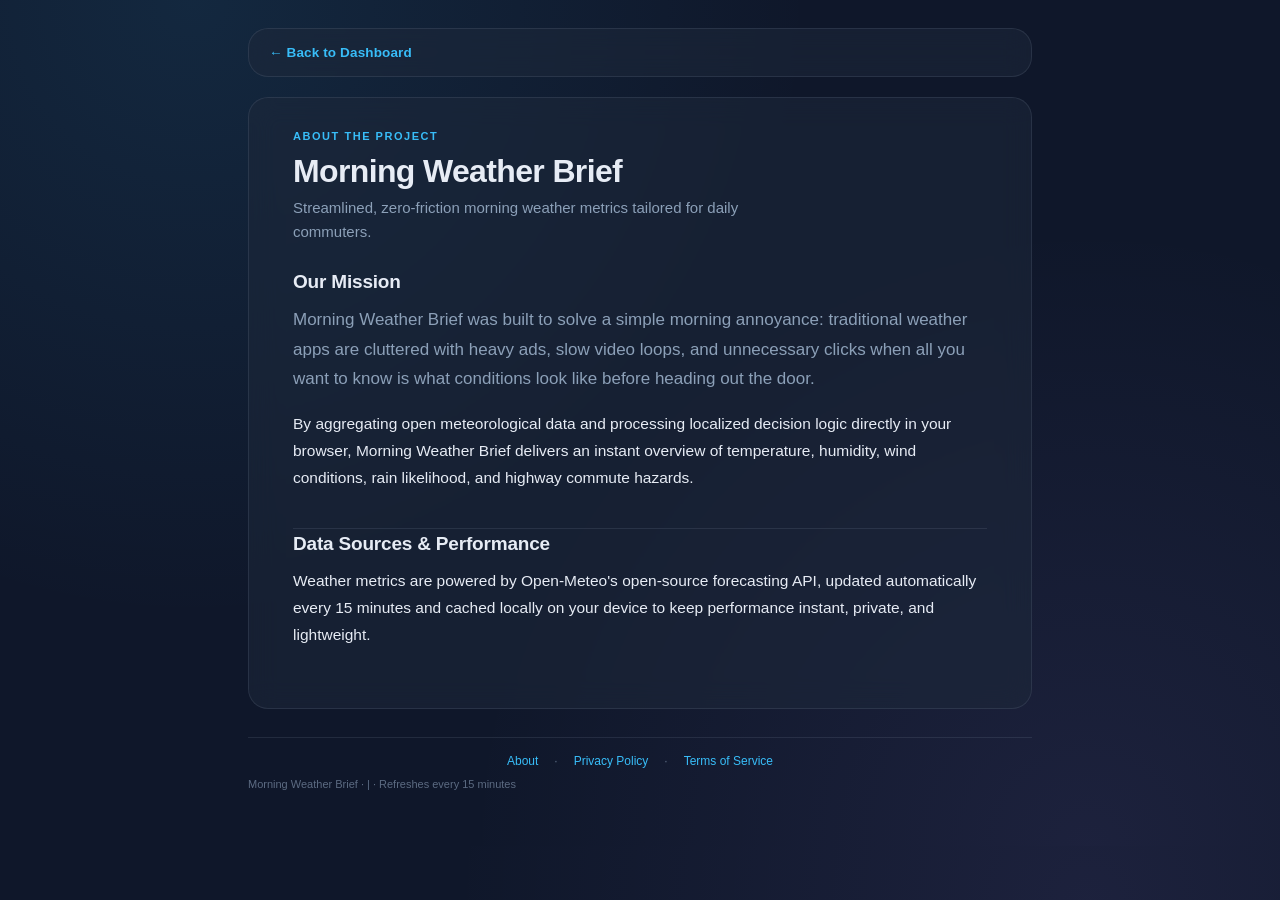
<file: about.html>
<!DOCTYPE html>
<html lang="en">
<head>
<meta charset="UTF-8">
<meta name="viewport" content="width=device-width, initial-scale=1.0, viewport-fit=cover">
<title>About | Morning Weather Brief</title>
<link rel="stylesheet" href="styles.css">
    <link rel="icon" type="image/x-icon" href="favicon.ico">
</head>
<body>
<div class="container">

  <header class="guide-header">
    <a class="back-link" href="index.html">&larr; Back to Dashboard</a>
  </header>

  <article class="guide">
    <div class="eyebrow">About The Project</div>
    <h1>Morning Weather Brief</h1>
    <p class="dek">Streamlined, zero-friction morning weather metrics tailored for daily commuters.</p>

    <h2>Our Mission</h2>
    <p class="lede">Morning Weather Brief was built to solve a simple morning annoyance: traditional weather apps are cluttered with heavy ads, slow video loops, and unnecessary clicks when all you want to know is what conditions look like before heading out the door.</p>

    <p>By aggregating open meteorological data and processing localized decision logic directly in your browser, Morning Weather Brief delivers an instant overview of temperature, humidity, wind conditions, rain likelihood, and highway commute hazards.</p>

    <h2>Data Sources & Performance</h2>
    <p>Weather metrics are powered by Open-Meteo's open-source forecasting API, updated automatically every 15 minutes and cached locally on your device to keep performance instant, private, and lightweight.</p>
  </article>

  <footer class="foot-note" style="margin-top:28px; border-top:1px solid var(--panel-border); padding-top:16px;">
    <div style="margin-bottom:10px; display:flex; justify-content:center; gap:16px; font-size:12px;">
      <a href="about.html" style="color:var(--cyan); text-decoration:none;">About</a>
      <span style="color:var(--muted-dim);">&middot;</span>
      <a href="privacy.html" style="color:var(--cyan); text-decoration:none;">Privacy Policy</a>
      <span style="color:var(--muted-dim);">&middot;</span>
      <a href="terms.html" style="color:var(--cyan); text-decoration:none;">Terms of Service</a>
    </div>
    <div style="font-size:11px; color:var(--muted-dim);">
      Morning Weather Brief &middot; | &middot; Refreshes every 15 minutes
    </div>
  </footer>

</div>
</body>
</html>
</file>
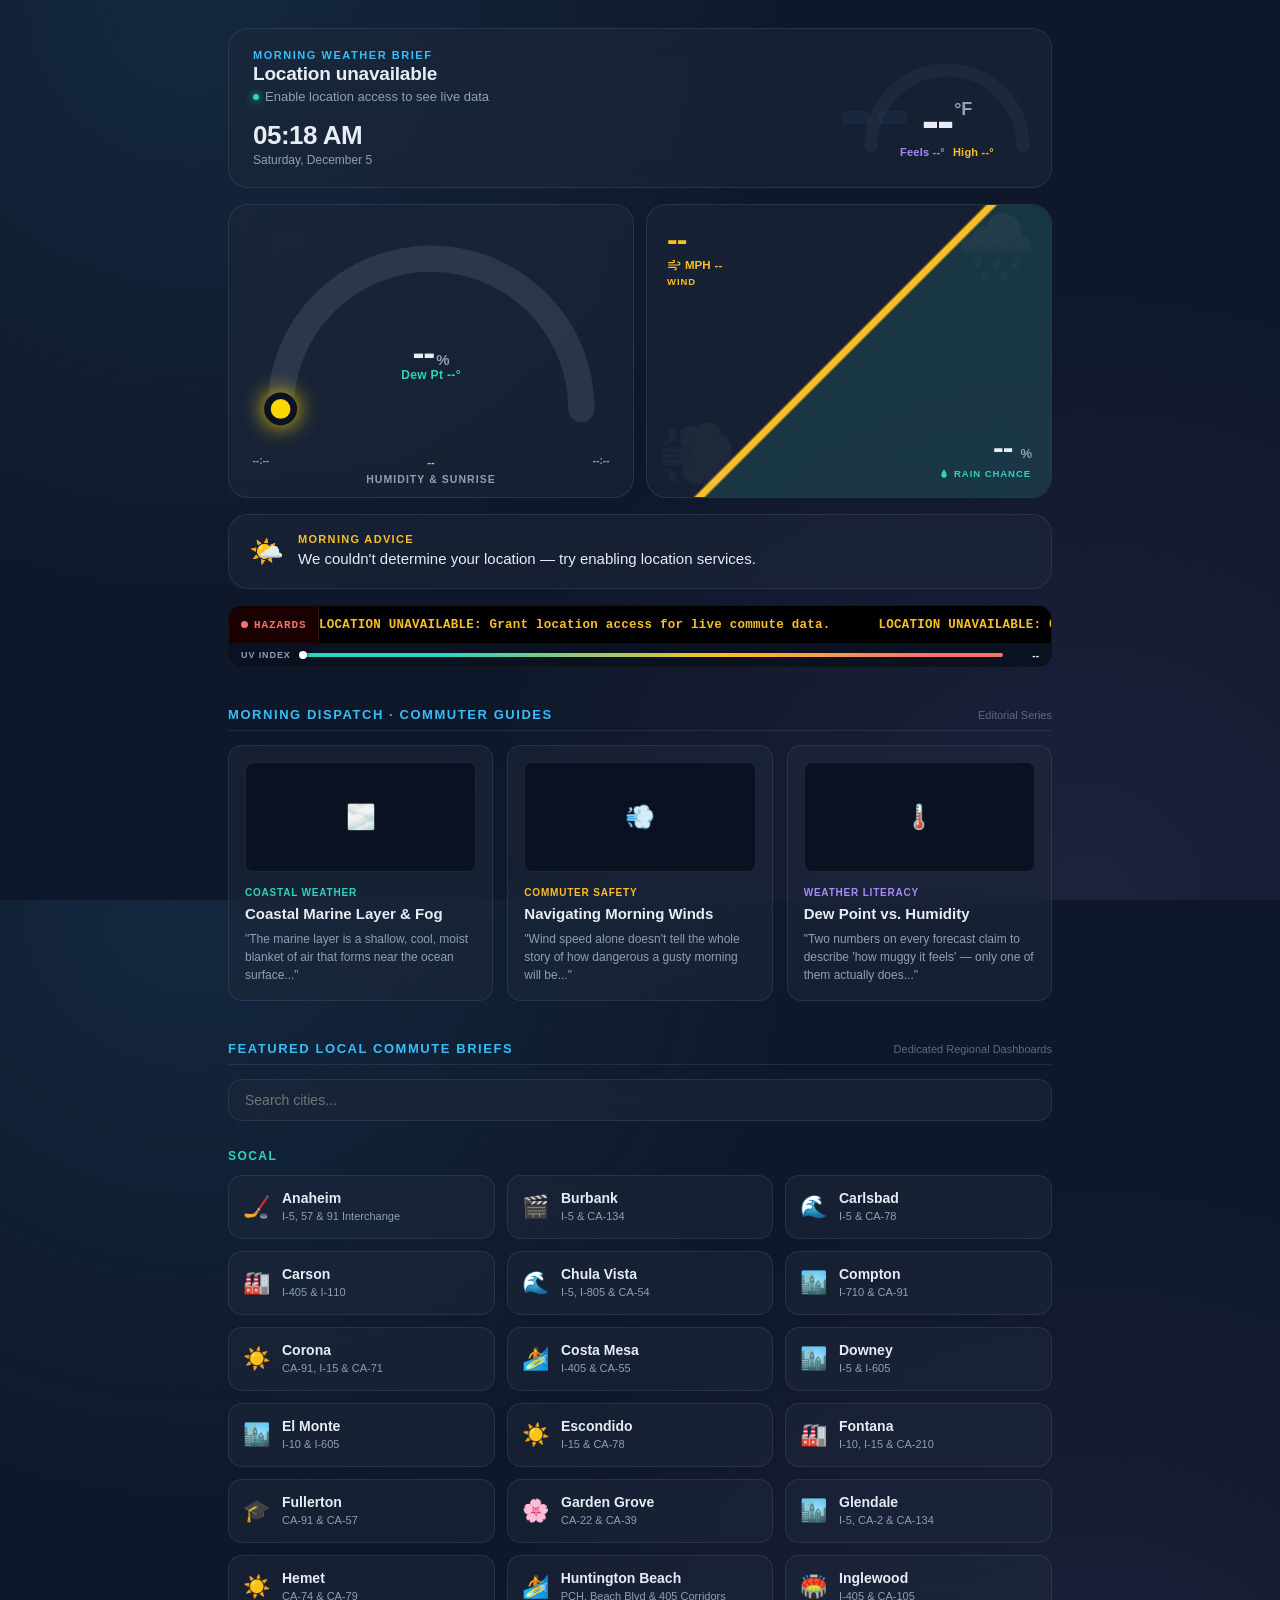
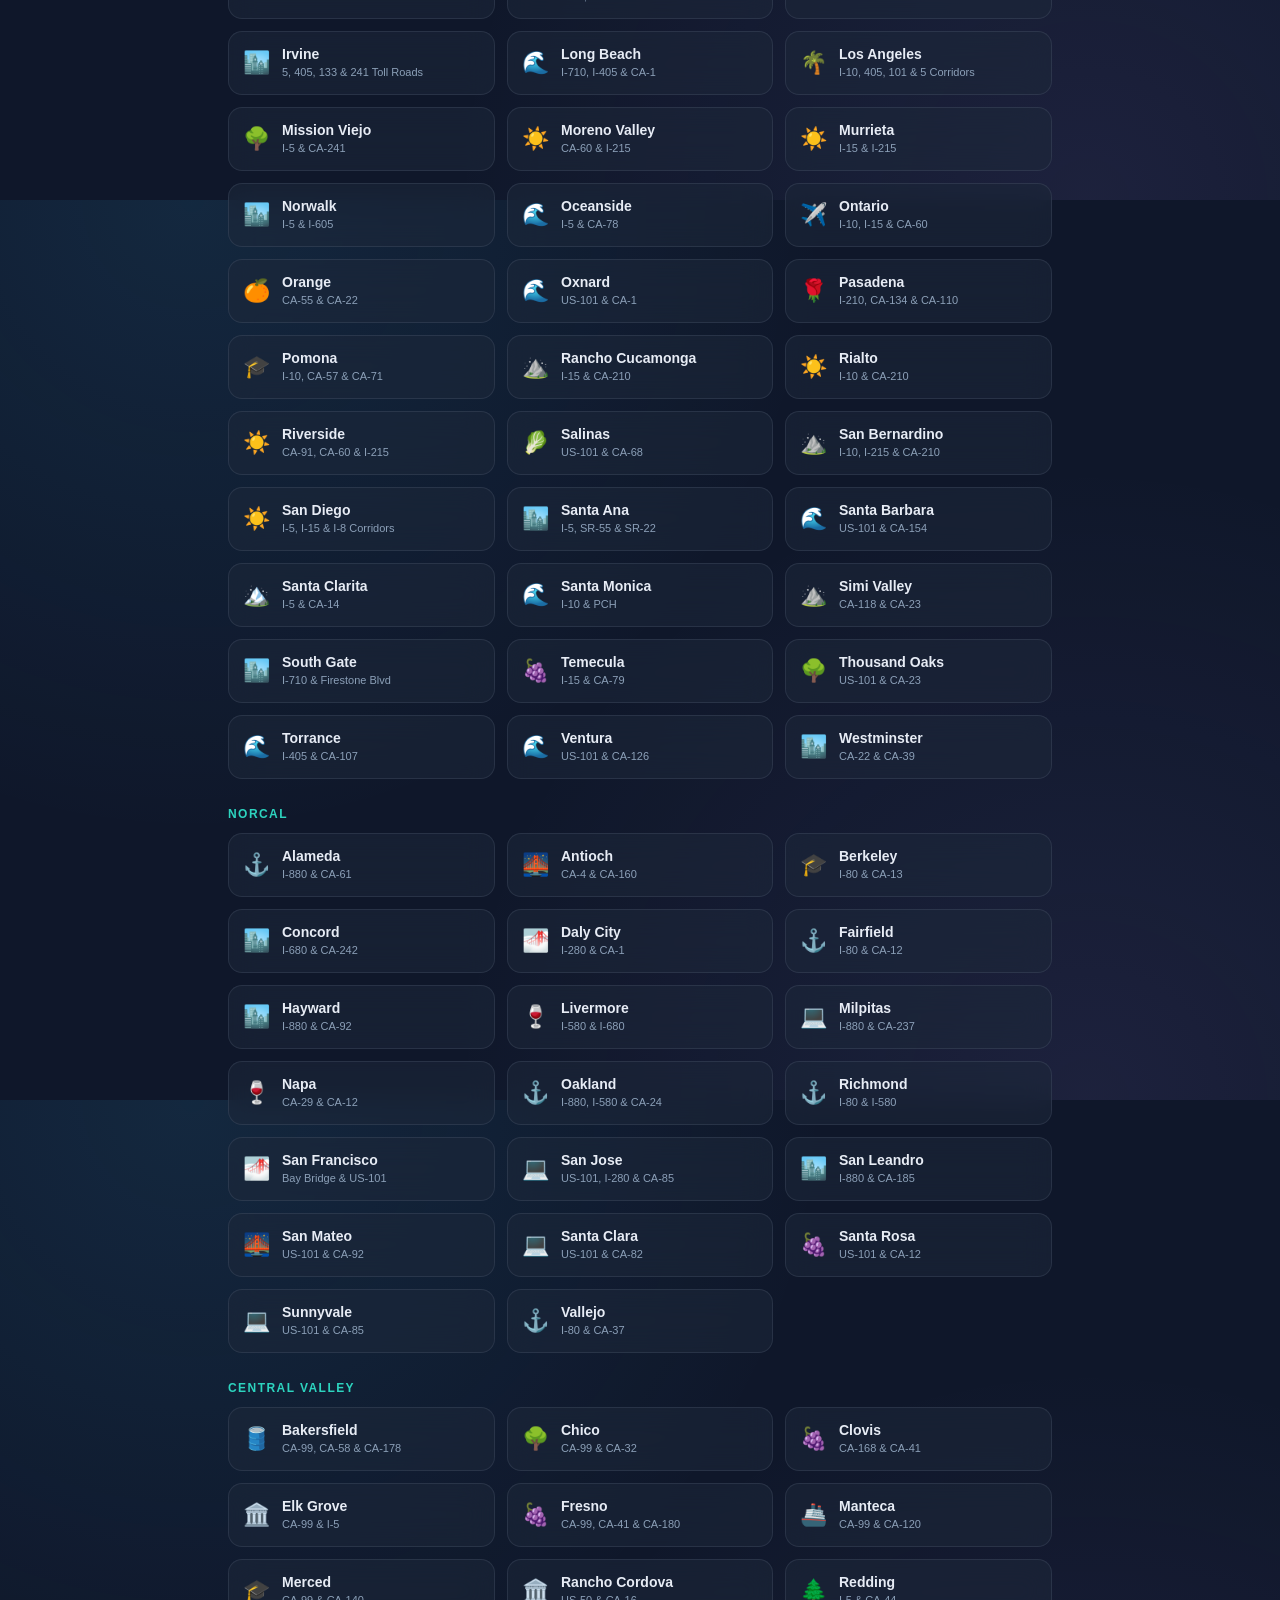
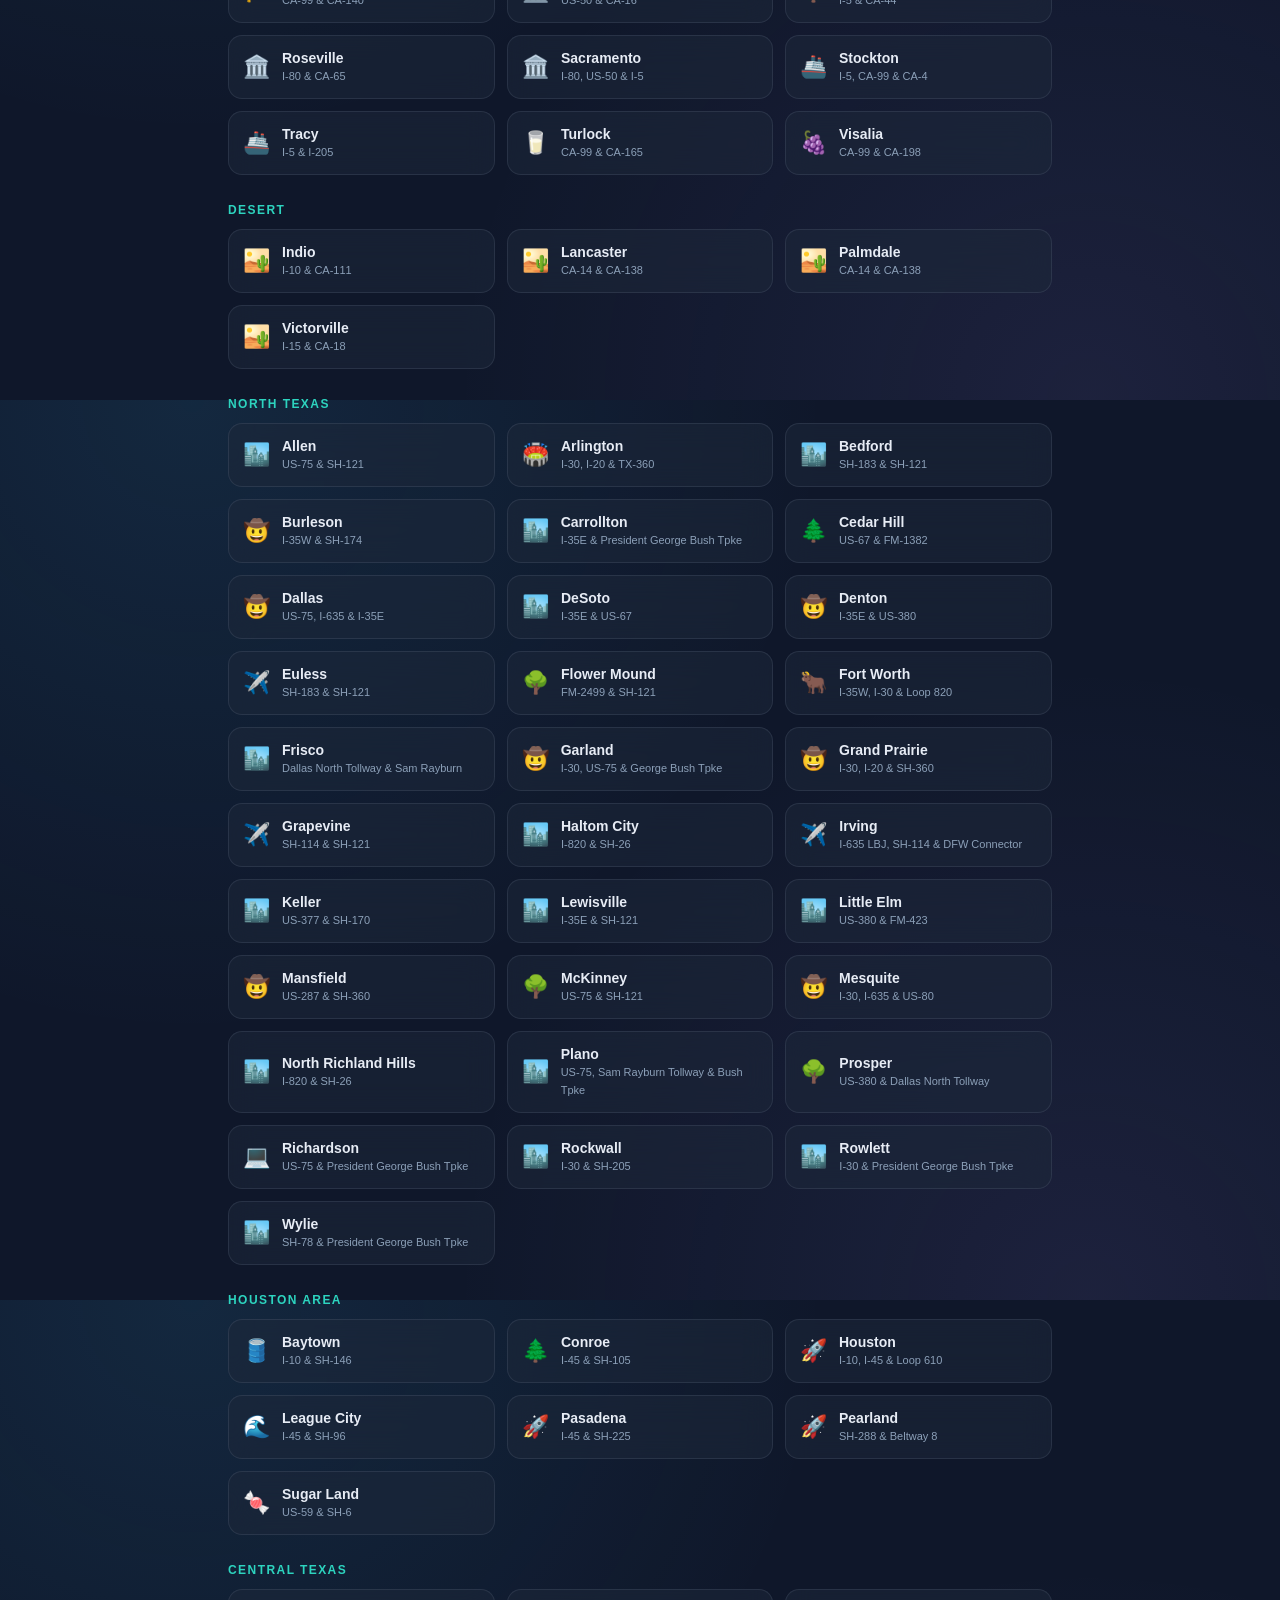
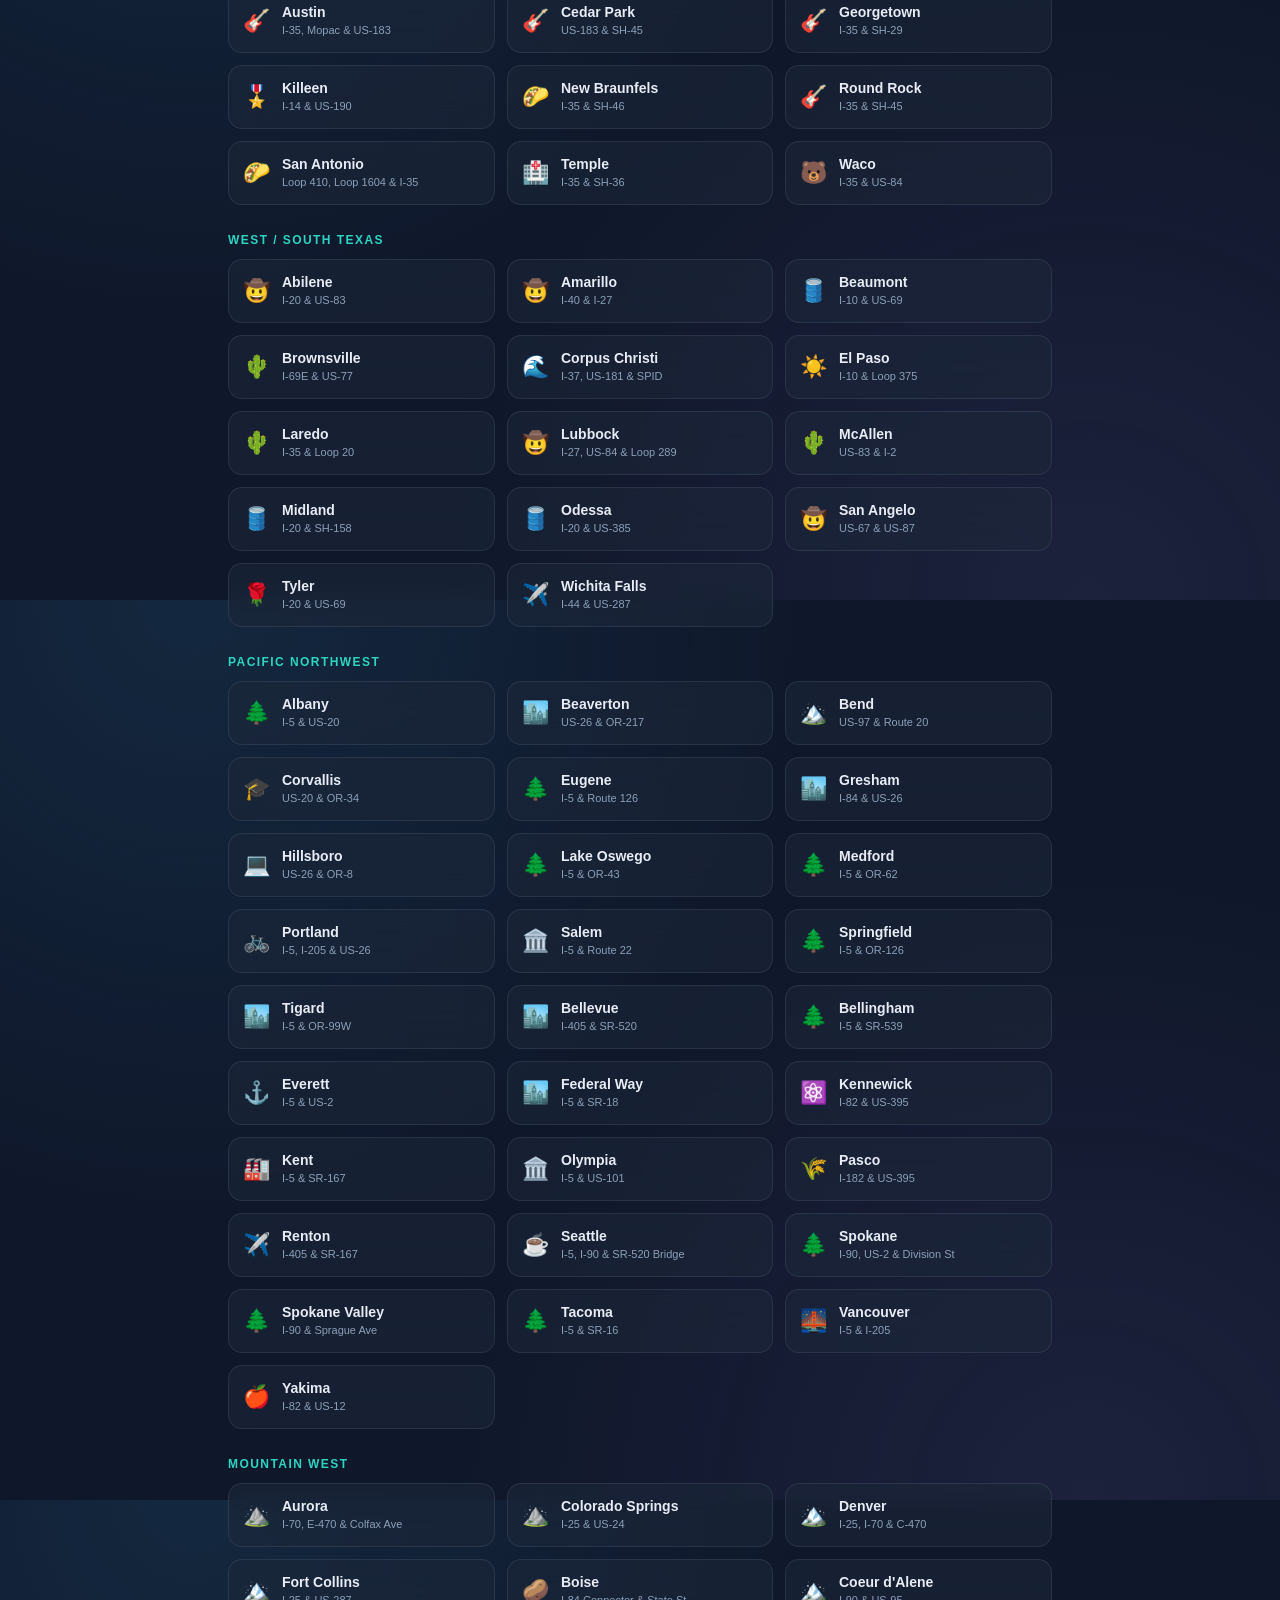
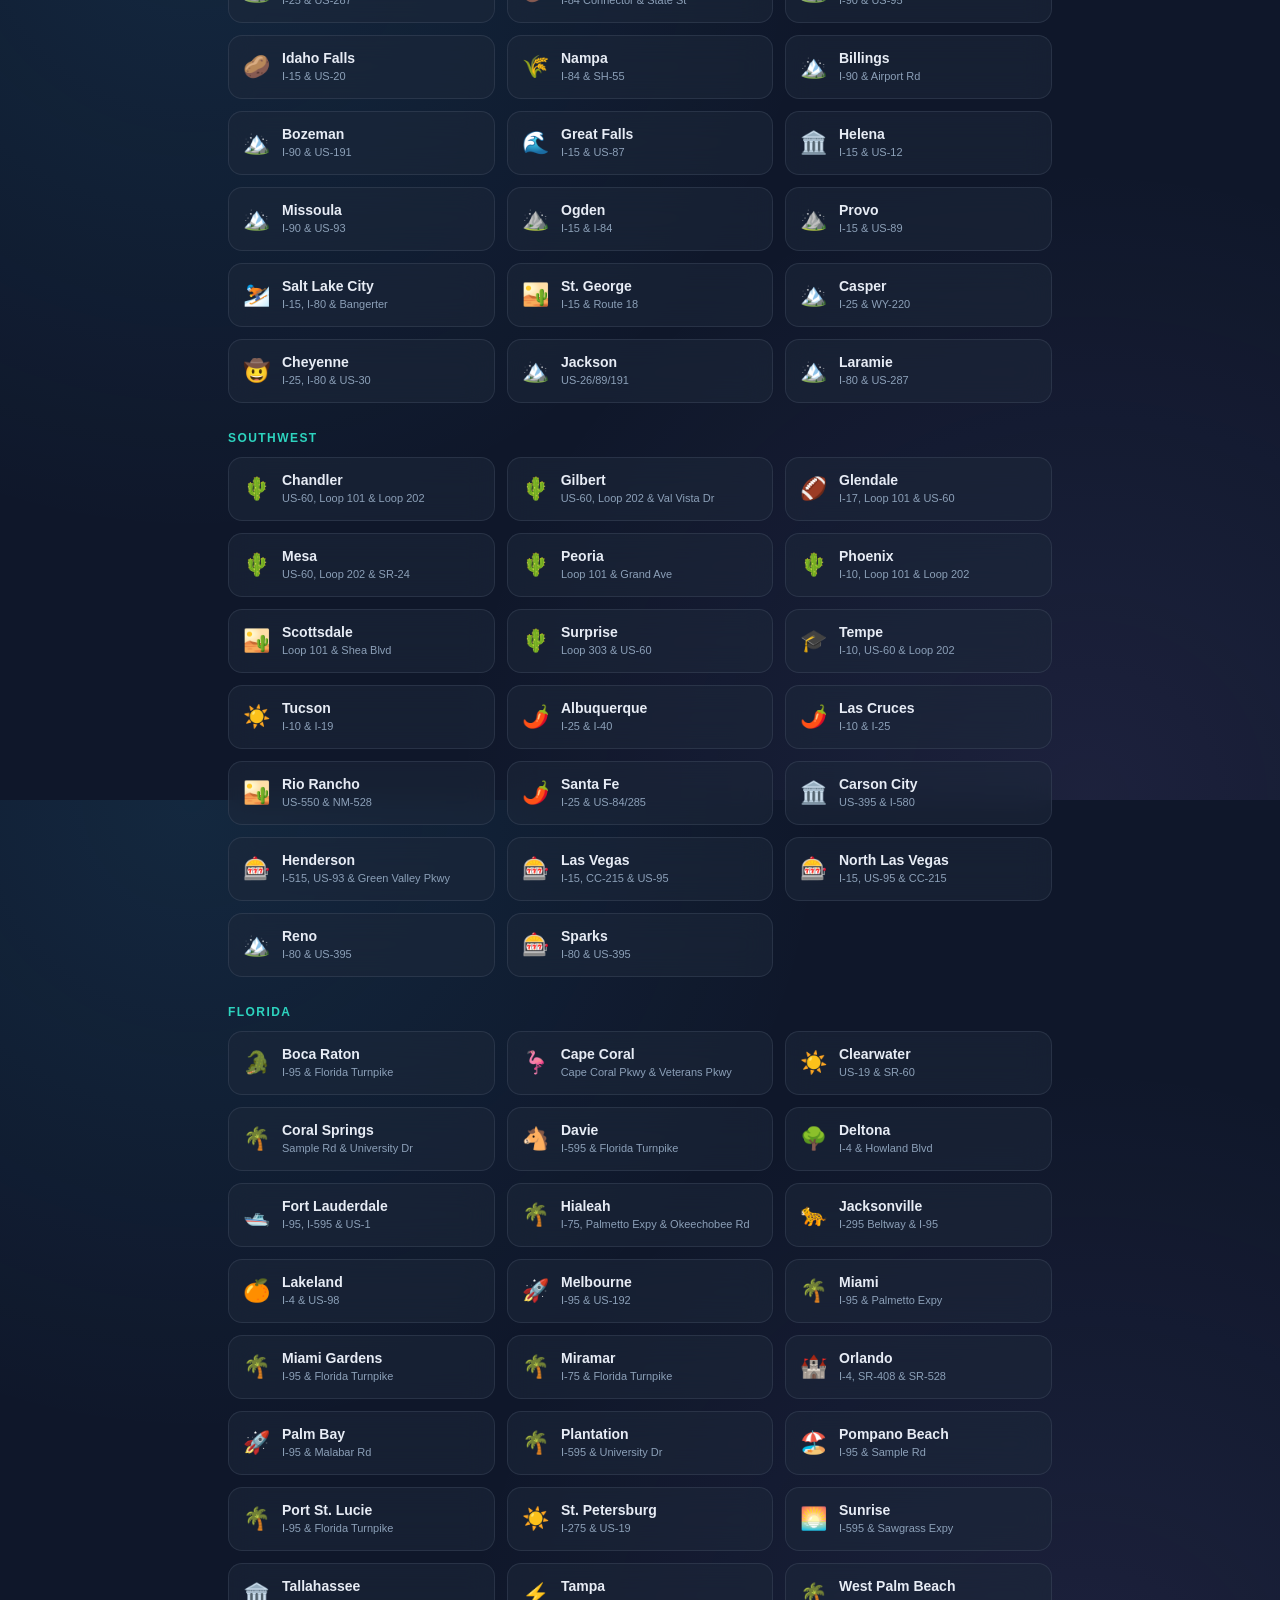
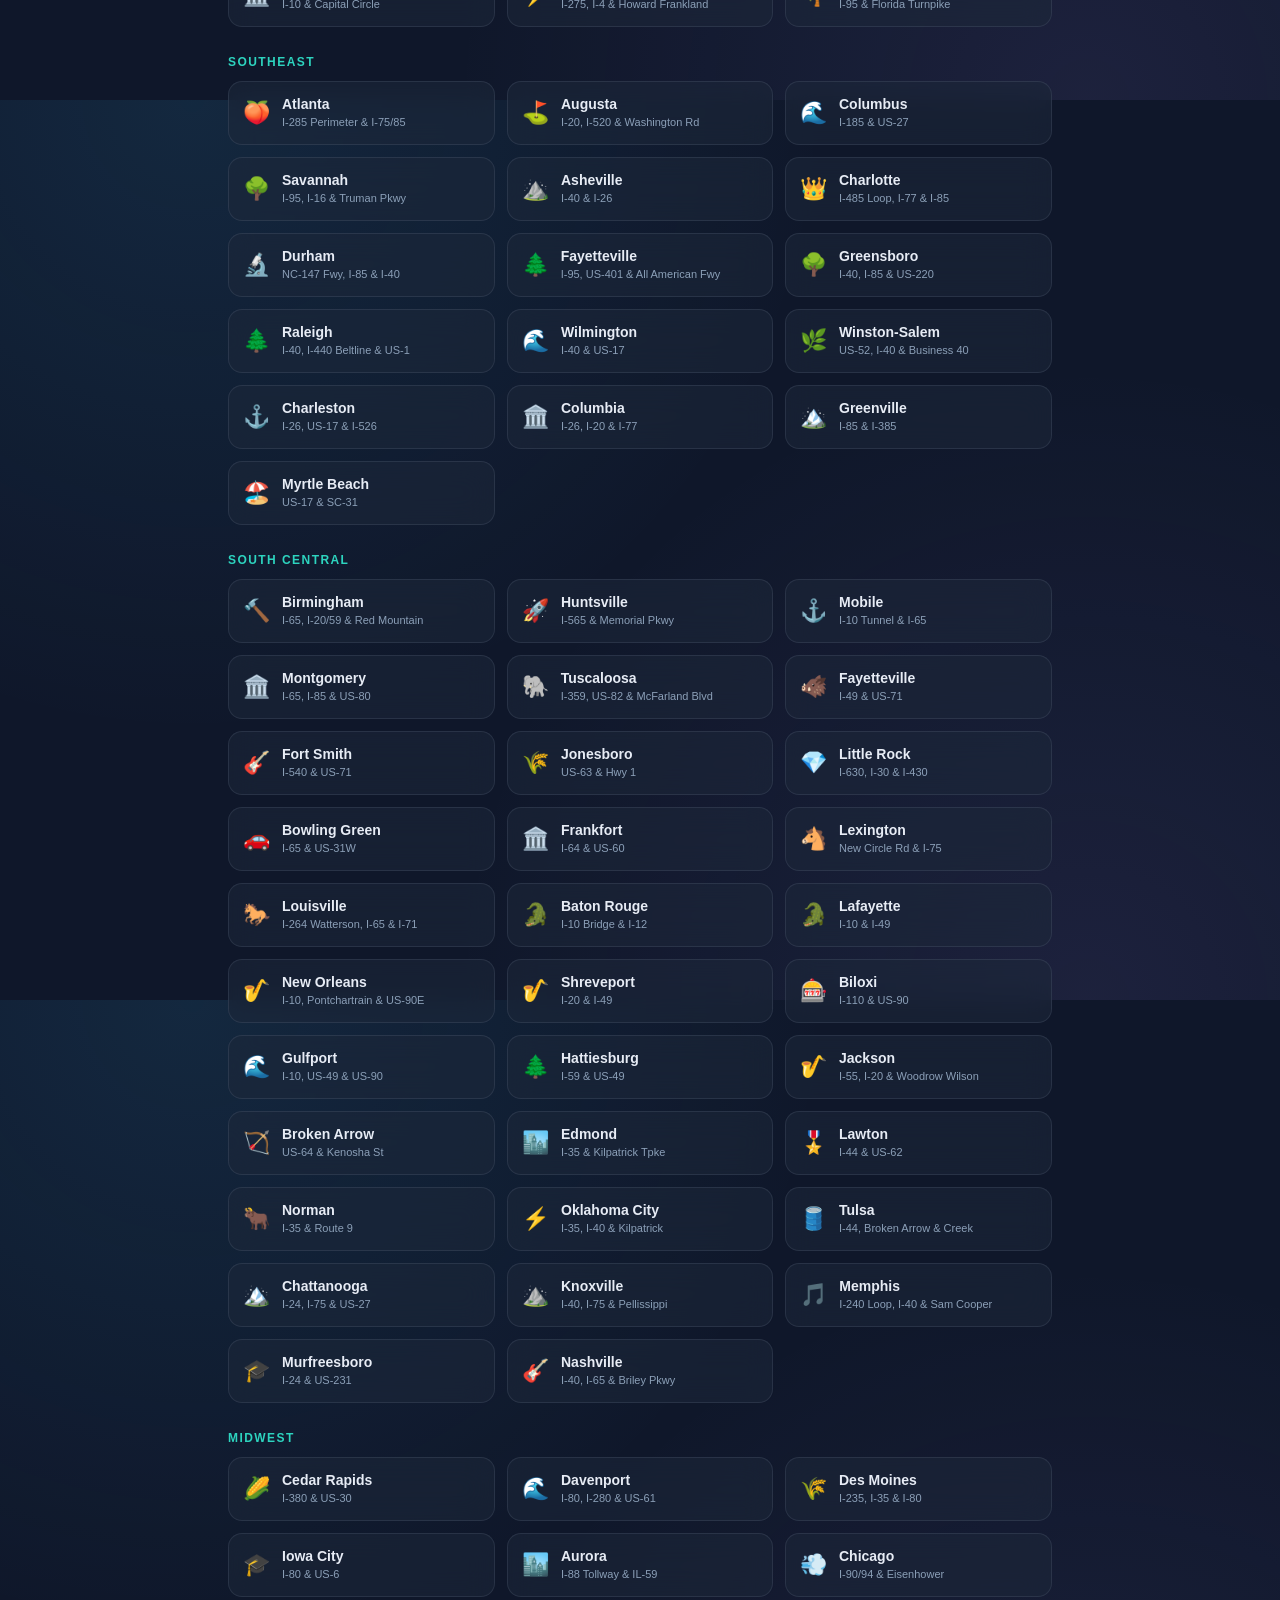
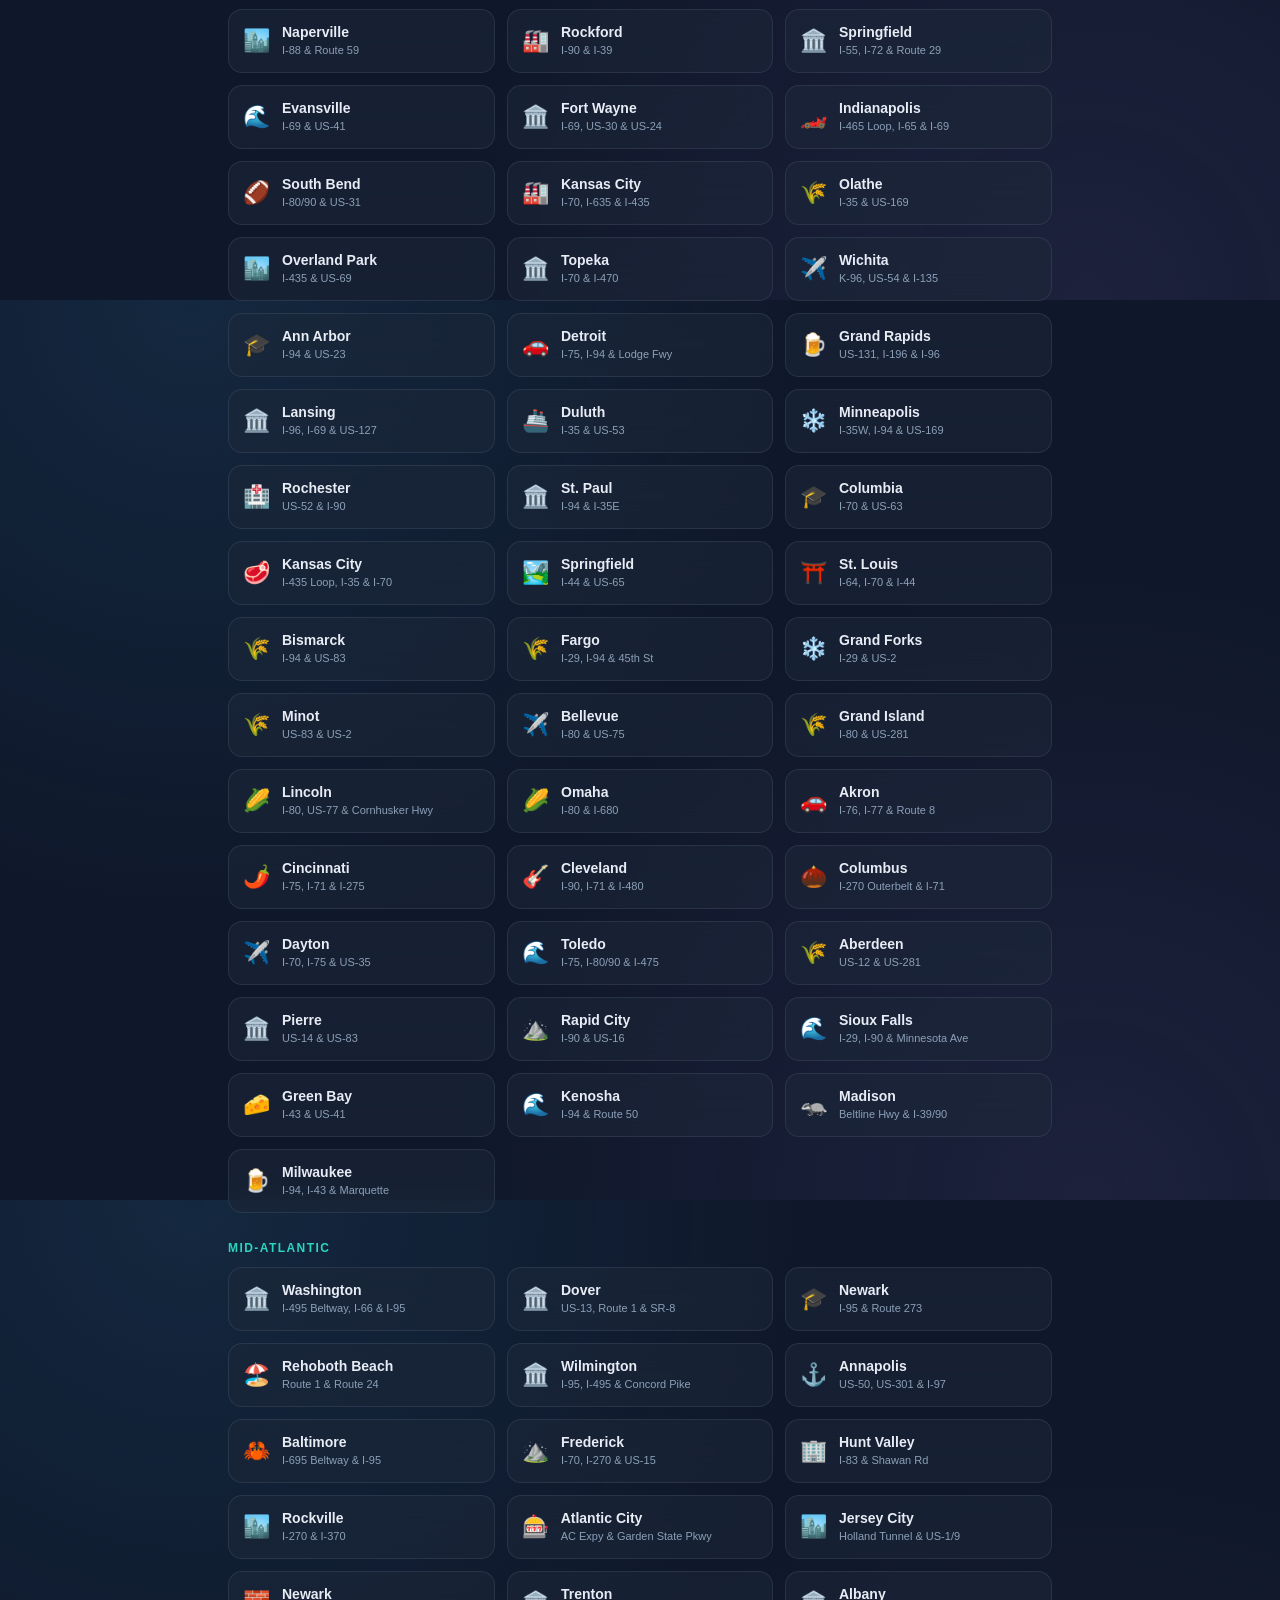
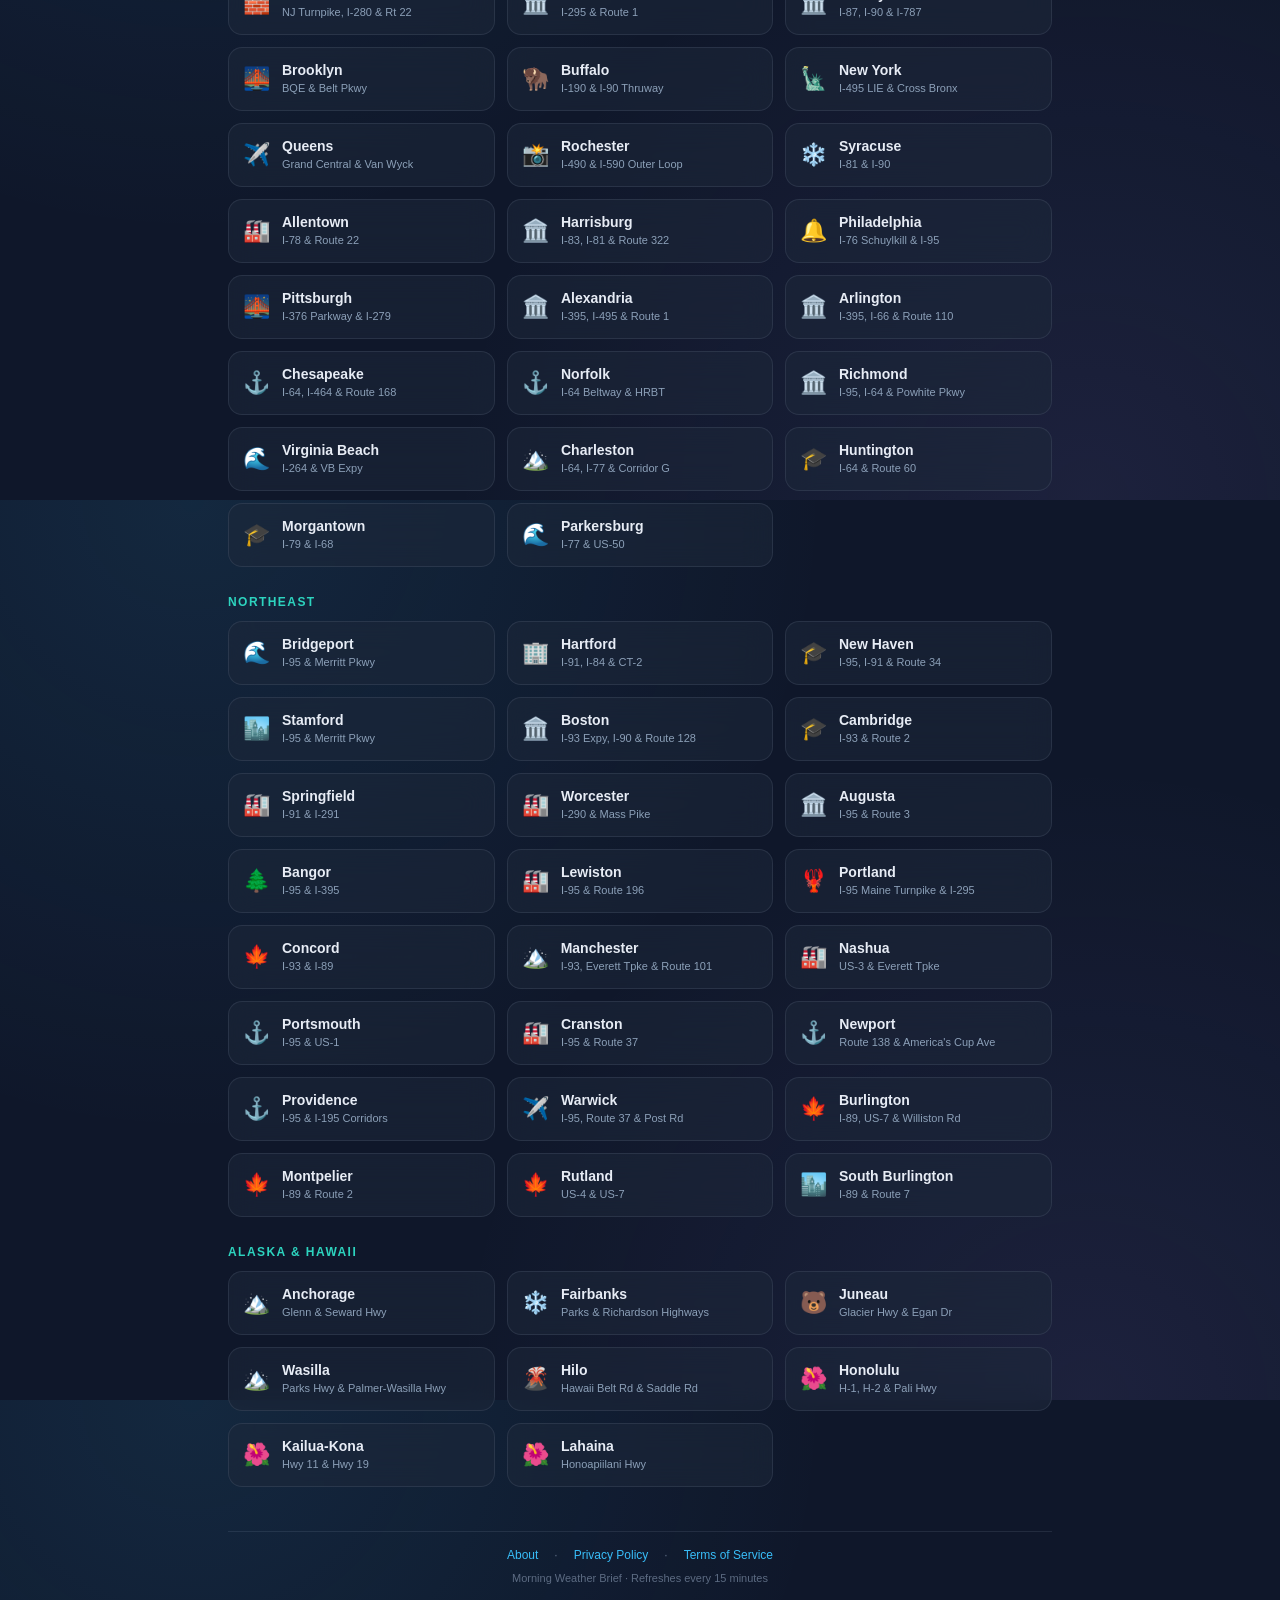
<file: index-AUG2026.html>
<!DOCTYPE html>
<html lang="en">
<head>
<meta charset="UTF-8">
<meta name="viewport" content="width=device-width, initial-scale=1.0, viewport-fit=cover">
<title>Morning Weather Brief | Commute Dashboard</title>
<meta name="description" content="Streamlined, zero-friction morning weather metrics, hazard alerts, and commute conditions.">
<link rel="icon" type="image/x-icon" href="favicon.ico">
<style>
  :root{
    --bg:#0F172A;
    --bg-deep:#0A1120;
    --panel:rgba(30,41,59,0.55);
    --panel-border:rgba(148,163,184,0.14);
    --text:#E7ECF5;
    --muted:#8CA0B8;
    --muted-dim:#5C6B82;
    --cyan:#38BDF8;
    --teal:#2DD4BF;
    --violet:#A78BFA;
    --amber:#FBBF24;
    --amber-bright:#FFD700;
    --red:#F87171;
    --track:rgba(148,163,184,0.16);
    --radius-lg:20px;
    --radius-md:14px;
    --radius-sm:8px;
  }

  *{box-sizing:border-box;}
  html,body{
    margin:0;padding:0;height:100%;
    background:
      radial-gradient(circle at 15% 0%, rgba(56,189,248,0.10), transparent 45%),
      radial-gradient(circle at 85% 100%, rgba(167,139,250,0.09), transparent 45%),
      var(--bg);
    color:var(--text);
    font-family:-apple-system,BlinkMacSystemFont,"Segoe UI",Roboto,Helvetica,Arial,sans-serif;
    font-variant-numeric:tabular-nums;
    -webkit-font-smoothing:antialiased;
    min-height:100vh;
  }

  @media (prefers-reduced-motion: reduce){
    *{animation-duration:0.01ms !important;animation-iteration-count:1 !important;transition-duration:0.01ms !important;}
  }

  .wrap{
    max-width:860px;
    margin:0 auto;
    padding:28px 18px 40px;
    display:flex;
    flex-direction:column;
    gap:16px;
    min-height:100vh;
  }

  /* ---------- Header & Hero Gauge ---------- */
  header.brief-header{
    display:flex;
    justify-content:space-between;
    align-items:center;
    gap:12px;
    padding:20px 24px;
    background:var(--panel);
    border:1px solid var(--panel-border);
    border-radius:var(--radius-lg);
    backdrop-filter:blur(14px);
    -webkit-backdrop-filter:blur(14px);
    overflow:hidden;
    position:relative;
  }

  /* Broadcast Ghost Watermark Number */
  .hero-ghost-number {
    position: absolute;
    right: 140px;
    top: 50%;
    transform: translateY(-50%);
    font-size: clamp(70px, 14vw, 110px);
    font-weight: 900;
    color: var(--cyan);
    opacity: 0.05;
    pointer-events: none;
    line-height: 1;
    z-index: 1;
  }

  .header-info{
    display:flex;
    flex-direction:column;
    gap:16px;
    z-index:2;
  }
  .brand{
    display:flex;
    flex-direction:column;
    gap:2px;
  }
  .brand .eyebrow{
    font-size:11px;
    letter-spacing:0.14em;
    text-transform:uppercase;
    color:var(--cyan);
    font-weight:700;
  }
  .brand h1{
    margin:0;
    font-size:19px;
    font-weight:700;
    letter-spacing:-0.01em;
  }
  .location-line{
    font-size:13px;
    color:var(--muted);
    margin-top:2px;
    display:flex;
    align-items:center;
    gap:6px;
  }
  .location-line .dot{
    width:6px;height:6px;border-radius:50%;
    background:var(--teal);
    box-shadow:0 0 8px var(--teal);
    flex-shrink:0;
  }
  .clock-block{
    text-align:left;
  }
  .clock-time{
    font-size:26px;
    font-weight:700;
    letter-spacing:-0.02em;
  }
  .clock-date{
    font-size:12px;
    color:var(--muted);
    margin-top:2px;
  }

  .hero-gauge-container{
    position:relative;
    width:190px;
    flex-shrink:0;
    margin:-10px -15px -20px 0;
    z-index: 2;
  }

  /* ---------- Base Gauge Mechanics ---------- */
  .gauge-svg-wrap{
    position:relative;
    width:100%;
    line-height:0;
  }
  .gauge-svg-wrap svg{
    width:100%;
    height:auto;
    display:block;
    overflow:visible;
  }
  .gauge-data{
    position:absolute;
    inset:0;
    display:flex;
    flex-direction:column;
    align-items:center;
    justify-content:flex-end;
    padding-bottom:12%;
    pointer-events:none;
  }

  .humidity-data-stack {
    padding-bottom: 24%;
  }

  .gauge-track{
    fill:none;
    stroke:var(--track);
    stroke-width:14;
    stroke-linecap:round;
  }
  
  .hero-gauge-container .gauge-track { stroke:rgba(148,163,184,0.06); }
  .hero-gauge-container .gauge-fill.temp { opacity: 0.35; stroke:var(--cyan); stroke-width:14; filter:drop-shadow(0 0 2px rgba(56,189,248,0.2)); }
  .hero-gauge-container .gauge-fill.high-marker { opacity: 0.4; stroke: var(--amber); stroke-dasharray: 4 6; stroke-width: 14; }
  
  .gauge-fill { fill:none; stroke-linecap:round; transition:stroke-dashoffset 1.1s cubic-bezier(.22,1,.36,1); }
  .gauge-fill.feels-glow { stroke-width:14; opacity:0.85; transition: stroke-dashoffset 1.1s cubic-bezier(.22,1,.36,1), stroke 0.5s ease; }
  .glow-neutral { stroke:var(--violet); filter:drop-shadow(0 0 10px var(--violet)); }
  .glow-hot { stroke:var(--red); filter:drop-shadow(0 0 10px var(--red)); }
  .glow-cool { stroke:var(--teal); filter:drop-shadow(0 0 10px var(--teal)); }

  .gauge-fill.humidity-glow {
    stroke:var(--teal);
    stroke-width:14;
    opacity:0.25;
    filter:drop-shadow(0 0 6px var(--teal));
  }
  .sun-dot-punched {
    fill: var(--amber-bright);
    stroke: var(--bg-deep);
    stroke-width: 3.5;
    filter: drop-shadow(0 0 6px var(--amber-bright));
    transition: cx 1s ease-out, cy 1s ease-out;
  }

  /* ---------- Typography Overlays ---------- */
  .hero-val-wrap{
    display:flex;
    align-items:flex-start;
    line-height:1;
  }
  .hero-val{
    font-size:52px;
    font-weight:800;
    color:var(--text);
    letter-spacing:-0.04em;
  }
  .hero-unit{
    font-size:18px;
    font-weight:700;
    color:var(--muted);
    margin:6px 0 0 2px;
  }
  .hero-subtext{
    display:flex;
    gap:8px;
    font-size:11px;
    font-weight:700;
    letter-spacing:0.02em;
    margin-top:6px;
  }
  
  .standard-val-wrap{
    display:flex;
    align-items:baseline;
    line-height:1;
  }
  .standard-val{
    font-size:36px;
    font-weight:900;
    color:var(--text);
    letter-spacing:-0.03em;
  }
  .standard-unit{
    font-size:15px;
    font-weight:700;
    color:var(--muted);
    margin-left:2px;
  }
  .standard-subtext{
    font-size:12px;
    font-weight:700;
    margin-top:4px;
    letter-spacing:0.03em;
  }

  .daylight-footer {
    display: flex;
    justify-content: space-between;
    align-items: flex-end;
    width: 96%;
    position: absolute;
    bottom: 2%;
  }
  .daylight-footer span {
    flex: 1;
    font-size: 10px;
    font-weight: 700;
    color: var(--muted);
  }
  .daylight-footer span:nth-child(1) { text-align: left; padding-left: 2px; }
  .daylight-footer span:nth-child(2) { text-align: center; color: var(--amber); font-size: 11px; margin-bottom: -1px; }
  .daylight-footer span:nth-child(3) { text-align: right; padding-right: 2px; }

  .purple { color: var(--violet); transition: color 0.3s; }
  .amber { color: var(--amber); transition: color 0.3s; }
  .teal { color: var(--teal); transition: color 0.3s; }
  .red { color: var(--red); transition: color 0.3s; }

  /* ---------- Gauges Row ---------- */
  .gauge-row{
    display:grid;
    grid-template-columns:repeat(2, 1fr);
    gap:12px;
  }
  .gauge-card{
    background:var(--panel);
    border:1px solid var(--panel-border);
    border-radius:var(--radius-lg);
    backdrop-filter:blur(14px);
    -webkit-backdrop-filter:blur(14px);
    padding:16px 14px 12px;
    display:flex;
    flex-direction:column;
    align-items:center;
    position:relative;
    overflow:hidden;
  }
  .gauge-label{
    margin-top:8px;
    font-size:10.5px;
    letter-spacing:0.10em;
    text-transform:uppercase;
    color:var(--muted);
    font-weight:700;
  }

  /* ==========================================================================
     Broadcast Split Card (Wind & Rain) - Strict Absolute Pinning
     ========================================================================== */
  .split-card {
    display: block;
    padding: 0;
    position: relative;
    isolation: isolate;
    min-height: 125px;
    overflow: hidden;
  }
  .split-card::before {
    content: '';
    position: absolute;
    inset: 0;
    background: linear-gradient(135deg, transparent 48.5%, var(--amber) 49%, var(--amber) 50%, rgba(45,212,191,0.12) 50.5%);
    z-index: -1;
    border-radius: var(--radius-lg);
  }

  /* Ambient Broadcast Watermark Icons */
  .split-card::after {
    content: '💨';
    position: absolute;
    left: 10px;
    bottom: 5px;
    font-size: 64px;
    opacity: 0.04;
    pointer-events: none;
    z-index: 1;
  }
  .rain-watermark {
    position: absolute;
    right: 15px;
    top: 5px;
    font-size: 64px;
    opacity: 0.04;
    pointer-events: none;
    z-index: 1;
  }

  /* Strict absolute positioning locks text completely out of the middle */
  .split-section {
    position: absolute;
    display: flex;
    flex-direction: column;
    z-index: 2;
  }
  .split-top-left {
    top: 18px;
    left: 20px;
    align-items: flex-start;
    text-align: left;
  }
  .split-bottom-right {
    bottom: 18px;
    right: 20px;
    align-items: flex-end;
    text-align: right;
  }
  
  .split-val-large {
    font-size: 32px;
    font-weight: 900;
    line-height: 1;
    color: var(--amber);
    letter-spacing: -0.03em;
  }
  .split-val-unit {
    font-size: 11.5px; font-weight: 700; color: var(--amber);
    margin-top: 3px; display: flex; align-items: center; gap: 4px;
  }
  .split-val-small {
    font-size: 32px;
    font-weight: 900;
    line-height: 1;
    color: var(--text);
    letter-spacing: -0.03em;
  }
  .split-label-text {
    font-size: 9.5px; letter-spacing: 0.1em; text-transform: uppercase;
    color: var(--muted); font-weight: 700; margin-top: 4px;
    display: flex; align-items: center; gap: 4px;
  }

  /* ---------- Advice box ---------- */
  .advice-box{
    background:var(--panel);
    border:1px solid var(--panel-border);
    border-radius:var(--radius-lg);
    backdrop-filter:blur(14px);
    -webkit-backdrop-filter:blur(14px);
    padding:18px 20px;
    display:flex;
    align-items:center;
    gap:14px;
  }
  .advice-icon{
    font-size:28px;
    flex-shrink:0;
    line-height:1;
  }
  .advice-text-block .advice-eyebrow{
    font-size:11px;
    letter-spacing:0.12em;
    text-transform:uppercase;
    color:var(--amber);
    font-weight:700;
    margin-bottom:3px;
  }
  .advice-text{
    font-size:15px;
    line-height:1.45;
    color:var(--text);
  }

  /* ---------- Alerts & UV Container ---------- */
  .status-stack {
    display:flex;
    flex-direction:column;
    background:#000;
    border:1px solid rgba(255,255,255,0.08);
    border-radius:var(--radius-md);
    overflow:hidden;
  }
  
  .ticker{
    position:relative;
    height:38px;
    display:flex;
    align-items:center;
    border-bottom: 1px solid rgba(255,255,255,0.06);
  }
  .ticker .live-tag{
    flex-shrink:0;
    display:flex;
    align-items:center;
    gap:6px;
    background:#1a0000;
    color:var(--red);
    font-size:11px;
    font-weight:800;
    letter-spacing:0.08em;
    padding:0 12px;
    height:100%;
    border-right:1px solid rgba(255,255,255,0.08);
    z-index:2;
    font-family:'Courier New',monospace;
  }
  .live-tag .pulse{
    width:7px;height:7px;border-radius:50%;
    background:var(--red);
    animation:pulse 1.4s infinite;
  }
  @keyframes pulse{
    0%,100%{opacity:1;transform:scale(1);}
    50%{opacity:0.35;transform:scale(0.75);}
  }
  .ticker-viewport{
    flex:1;
    overflow:hidden;
    height:100%;
    position:relative;
  }
  .ticker-track{
    position:absolute;
    white-space:nowrap;
    display:flex;
    align-items:center;
    height:100%;
    animation:marquee 28s linear infinite;
    will-change:transform;
  }
  .ticker-track span{
    font-family:'Courier New',monospace;
    font-size:12.5px;
    font-weight:700;
    letter-spacing:0.02em;
    color:#F1F5F9;
    padding-right:48px;
  }
  .ticker-track span.hazard{color:var(--amber);}
  .ticker-track span.clear{color:var(--teal);}
  @keyframes marquee{
    0%{transform:translateX(0);}
    100%{transform:translateX(-50%);}
  }

  /* Micro UV Bar */
  .uv-micro-bar {
    height: 22px;
    display:flex;
    align-items:center;
    padding: 0 12px;
    gap: 12px;
    background: #0A1120;
  }
  .uv-label {
    font-size: 9px;
    letter-spacing: 0.1em;
    color: var(--muted);
    font-weight: 700;
    flex-shrink:0;
  }
  .uv-track {
    flex: 1;
    height: 4px;
    background: linear-gradient(to right, var(--teal) 20%, var(--amber) 60%, var(--red) 90%);
    border-radius: 2px;
    position: relative;
  }
  .uv-indicator {
    position: absolute;
    top: 50%;
    transform: translate(-50%, -50%);
    width: 8px;
    height: 8px;
    background: #FFF;
    border-radius: 50%;
    box-shadow: 0 0 4px rgba(0,0,0,0.8);
    transition: left 1s ease-out;
    left: 0%;
  }
  .uv-value {
    font-size: 10px;
    font-weight: 700;
    color: var(--text);
    width: 24px;
    text-align: right;
  }

  /* ==========================================================================
     MOBILE RESPONSIVE OVERHAUL (SINGLE-COLUMN EDGE-TO-EDGE)
     ========================================================================== */
  @media (max-width:520px){
    .gauge-row{grid-template-columns:1fr; gap:12px;}
    .gauge-card{flex-direction:column; padding:14px 16px 12px;}
    
    /* Removing max-width allows the standard SVG to stretch natively */
    .gauge-svg-wrap{width:100%; max-width:none;}
    .gauge-label{display:block;}
    .humidity-data-stack { padding-bottom: 12%; }
    
    header.brief-header{
      flex-direction:column; 
      align-items:flex-start; 
      padding:22px 20px;
      min-height: 180px;
    }
    .clock-block{text-align:left; margin-top:6px;}
    
    .hero-ghost-number { 
      right: 15px; 
      top: 50%; 
      font-size: 140px; 
      opacity: 0.07;
    }
    .hero-gauge-container{
      position:absolute;
      right: 15px;
      bottom: 8px;
      width: 170px; 
      margin: 0;
    }
    
    .hero-val{font-size:42px;}
    .hero-subtext{font-size:11px; gap:6px;}
    
    .standard-val{font-size:40px;}
    .standard-unit{font-size:14px;}
    .standard-subtext{font-size:12px;}
    
    .daylight-footer { width: 94%; bottom: 4%; }
    .daylight-footer span { font-size: 10.5px; }
    .daylight-footer span:nth-child(2) { font-size: 12px; }
    
    .split-card{min-height:130px; padding:0;}
    /* Re-enforcing the absolute lock on mobile */
    .split-top-left { top: 18px; left: 20px; }
    .split-bottom-right { bottom: 18px; right: 20px; }
    .split-val-large, .split-val-small { font-size: 34px; }
  }

  a{color:var(--cyan);}
  :focus-visible{outline:2px solid var(--cyan);outline-offset:2px;}
</style>
</head>
<body>
<div class="wrap">

  <header class="brief-header">
    <div class="hero-ghost-number" id="hero-ghost-val">--</div>
    <div class="header-info">
      <div class="brand">
        <div class="eyebrow">Morning Weather Brief</div>
        <h1 id="city-name">Locating you…</h1>
        <div class="location-line"><span class="dot"></span><span id="region-name">—</span></div>
      </div>
      <div class="clock-block">
        <div class="clock-time" id="clock-time">--:--</div>
        <div class="clock-date" id="clock-date">—</div>
      </div>
    </div>
    
    <!-- Hero Temperature Arc -->
    <div class="hero-gauge-container">
      <div class="gauge-svg-wrap">
        <svg viewBox="0 0 200 130" aria-label="Temperature gauge">
          <path class="gauge-track" d="M 20 100 A 80 80 0 0 1 180 100"/>
          <path class="gauge-fill high-marker" id="gauge-temp-high-arc" d="M 20 100 A 80 80 0 0 1 180 100"/>
          <path class="gauge-fill feels-glow glow-neutral" id="gauge-temp-feels-arc" d="M 20 100 A 80 80 0 0 1 180 100"/>
          <path class="gauge-fill temp" id="gauge-temp-arc" d="M 20 100 A 80 80 0 0 1 180 100"/>
        </svg>
        <div class="gauge-data">
          <div class="hero-val-wrap">
            <span class="hero-val" id="gauge-temp-val">--</span><span class="hero-unit">°F</span>
          </div>
          <div class="hero-subtext">
            <span class="purple" id="gauge-temp-feels-val">Feels --°</span>
            <span class="amber" id="gauge-temp-high-val">High --°</span>
          </div>
        </div>
      </div>
    </div>
  </header>

  <section class="gauge-row">
    <!-- 1. Combined Humidity & Sunrise Gauge (Reverted to standard 200x130 SVG) -->
    <div class="gauge-card">
      <div class="gauge-svg-wrap">
        <svg viewBox="0 0 200 130" aria-label="Humidity and Daylight gauge">
          <path class="gauge-track" d="M 20 100 A 80 80 0 0 1 180 100"/>
          <path class="gauge-fill humidity-glow" id="gauge-humidity-arc" d="M 20 100 A 80 80 0 0 1 180 100"/>
          <circle id="sun-dot" class="sun-dot-punched" cx="20" cy="100" r="7" />
        </svg>
        
        <div class="gauge-data humidity-data-stack">
          <div class="standard-val-wrap">
            <span class="standard-val" id="gauge-humidity-val">--</span><span class="standard-unit">%</span>
          </div>
          <div class="standard-subtext teal" id="gauge-dew-val">Dew Pt --°</div>
          
          <div class="daylight-footer">
            <span id="sun-rise-time">--:--</span>
            <span class="daylight-status amber" id="sun-status-text">--</span>
            <span id="sun-set-time">--:--</span>
          </div>
        </div>
      </div>
      <div class="gauge-label">Humidity & Sunrise</div>
    </div>

    <!-- 2. Split Card (Wind & Rain) - Strict Absolute Positioning -->
    <div class="gauge-card split-card">
      <div class="rain-watermark">🌧️</div>
      <div class="split-section split-top-left">
        <div class="split-val-large" id="split-wind-speed">--</div>
        <div class="split-val-unit">
          <svg width="14" height="14" viewBox="0 0 24 24" fill="none" stroke="currentColor" stroke-width="2" style="flex-shrink:0;"><path d="M9.59 4.59A2 2 0 1 1 11 8H2m10.59 11.41A2 2 0 1 0 14 16H2m15.73-8.27A2.5 2.5 0 1 1 19.5 12H2"/></svg>
          MPH <span id="split-wind-dir">--</span>
        </div>
        <div class="split-label-text" style="color:var(--amber);">Wind</div>
      </div>
      
      <div class="split-section split-bottom-right">
        <div class="split-val-small" id="split-rain-val">-- <span style="font-size:13px; color:var(--muted);">%</span></div>
        <div class="split-label-text" style="color:var(--teal); justify-content:flex-end;">
          <svg width="12" height="12" viewBox="0 0 24 24" fill="currentColor" style="flex-shrink:0;"><path d="M12 21.5c-3.03 0-5.5-2.47-5.5-5.5 0-2.38 1.5-5.4 3.97-8.87L12 4.67l1.53 2.46c2.47 3.47 3.97 6.49 3.97 8.87 0 3.03-2.47 5.5-5.5 5.5z"/></svg>
          Rain Chance
        </div>
      </div>
    </div>
  </section>

  <section class="advice-box">
    <div class="advice-icon" id="advice-icon">🌤️</div>
    <div class="advice-text-block">
      <div class="advice-eyebrow">Morning Advice</div>
      <div class="advice-text" id="advice-text">Reading today's conditions…</div>
    </div>
  </section>

  <!-- Stacked Ticker + UV Bar -->
  <section class="status-stack" role="status" aria-live="polite">
    <div class="ticker">
      <div class="live-tag"><span class="pulse"></span>HAZARDS</div>
      <div class="ticker-viewport">
        <div class="ticker-track" id="ticker-track">
          <span>Loading commute conditions…</span>
          <span>Loading commute conditions…</span>
        </div>
      </div>
    </div>
    <div class="uv-micro-bar">
      <div class="uv-label">UV INDEX</div>
      <div class="uv-track">
        <div class="uv-indicator" id="uv-dot"></div>
      </div>
      <div class="uv-value" id="uv-val-text">--</div>
    </div>
  </section>

  <section style="margin-top:24px;">
    <div style="display:flex; justify-content:space-between; align-items:baseline; margin-bottom:14px; border-bottom:1px solid var(--panel-border); padding-bottom:8px;">
      <h2 style="margin:0; font-size:13px; letter-spacing:0.12em; text-transform:uppercase; color:var(--cyan); font-weight:700;">Morning Dispatch &middot; Commuter Guides</h2>
      <span style="font-size:11px; color:var(--muted-dim);">Editorial Series</span>
    </div>

    <div style="display:grid; grid-template-columns:repeat(auto-fit, minmax(230px, 1fr)); gap:14px;">
      
      <a href="guides/marine-layer.html" style="background:var(--panel); border:1px solid var(--panel-border); border-radius:var(--radius-md); padding:16px; text-decoration:none; display:flex; flex-direction:column; gap:10px; backdrop-filter:blur(14px); transition:border-color 0.2s;">
        <div style="width:100%; height:110px; background:var(--bg-deep); border:1px solid var(--panel-border); border-radius:var(--radius-sm); display:flex; align-items:center; justify-content:center; color:var(--muted-dim); font-size:24px;">
          🌫️
        </div>
        <div>
          <span style="font-size:10px; letter-spacing:0.08em; text-transform:uppercase; color:var(--teal); font-weight:700;">Coastal Weather</span>
          <h3 style="margin:4px 0 6px; font-size:15px; color:var(--text); font-weight:700; line-height:1.3;">Coastal Marine Layer & Fog</h3>
          <p style="margin:0; font-size:12px; color:var(--muted); line-height:1.5; display:-webkit-box; -webkit-line-clamp:3; -webkit-box-orient:vertical; overflow:hidden;">
            "The marine layer is a shallow, cool, moist blanket of air that forms near the ocean surface..."
          </p>
        </div>
      </a>

      <a href="guides/morning-wind-driving.html" style="background:var(--panel); border:1px solid var(--panel-border); border-radius:var(--radius-md); padding:16px; text-decoration:none; display:flex; flex-direction:column; gap:10px; backdrop-filter:blur(14px); transition:border-color 0.2s;">
        <div style="width:100%; height:110px; background:var(--bg-deep); border:1px solid var(--panel-border); border-radius:var(--radius-sm); display:flex; align-items:center; justify-content:center; color:var(--muted-dim); font-size:24px;">
          💨
        </div>
        <div>
          <span style="font-size:10px; letter-spacing:0.08em; text-transform:uppercase; color:var(--amber); font-weight:700;">Commuter Safety</span>
          <h3 style="margin:4px 0 6px; font-size:15px; color:var(--text); font-weight:700; line-height:1.3;">Navigating Morning Winds</h3>
          <p style="margin:0; font-size:12px; color:var(--muted); line-height:1.5; display:-webkit-box; -webkit-line-clamp:3; -webkit-box-orient:vertical; overflow:hidden;">
            "Wind speed alone doesn't tell the whole story of how dangerous a gusty morning will be..."
          </p>
        </div>
      </a>

      <a href="guides/dew-point-humidity.html" style="background:var(--panel); border:1px solid var(--panel-border); border-radius:var(--radius-md); padding:16px; text-decoration:none; display:flex; flex-direction:column; gap:10px; backdrop-filter:blur(14px); transition:border-color 0.2s;">
        <div style="width:100%; height:110px; background:var(--bg-deep); border:1px solid var(--panel-border); border-radius:var(--radius-sm); display:flex; align-items:center; justify-content:center; color:var(--muted-dim); font-size:24px;">
          🌡️
        </div>
        <div>
          <span style="font-size:10px; letter-spacing:0.08em; text-transform:uppercase; color:var(--violet); font-weight:700;">Weather Literacy</span>
          <h3 style="margin:4px 0 6px; font-size:15px; color:var(--text); font-weight:700; line-height:1.3;">Dew Point vs. Humidity</h3>
          <p style="margin:0; font-size:12px; color:var(--muted); line-height:1.5; display:-webkit-box; -webkit-line-clamp:3; -webkit-box-orient:vertical; overflow:hidden;">
            "Two numbers on every forecast claim to describe 'how muggy it feels' — only one of them actually does..."
          </p>
        </div>
      </a>

    </div>
  </section>

  <section style="margin-top:24px;">
    <div style="display:flex; justify-content:space-between; align-items:baseline; margin-bottom:14px; border-bottom:1px solid var(--panel-border); padding-bottom:8px;">
      <h2 style="margin:0; font-size:13px; letter-spacing:0.12em; text-transform:uppercase; color:var(--cyan); font-weight:700;">Featured Local Commute Briefs</h2>
      <span style="font-size:11px; color:var(--muted-dim);">Dedicated Regional Dashboards</span>
    </div>

    <div style="margin-bottom:18px;">
      <input type="search" id="city-search" placeholder="Search cities..." 
        style="width:100%; padding:12px 16px; background:var(--panel); border:1px solid var(--panel-border); border-radius:var(--radius-md); color:var(--text); font-size:14px; outline:none; backdrop-filter:blur(14px); -webkit-backdrop-filter:blur(14px);"
        autocomplete="off" spellcheck="false">
    </div>
    
    <div id="regional-cities-container">
      <p style="color:var(--muted); font-size:13px; font-style:italic;">Loading regional hubs...</p>
    </div>
  </section>

  <footer class="foot-note" style="margin-top:28px; border-top:1px solid var(--panel-border); padding-top:16px;">
    <div style="margin-bottom:10px; display:flex; justify-content:center; gap:16px; font-size:12px;">
      <a href="about.html" style="color:var(--cyan); text-decoration:none;">About</a>
      <span style="color:var(--muted-dim);">&middot;</span>
      <a href="privacy.html" style="color:var(--cyan); text-decoration:none;">Privacy Policy</a>
      <span style="color:var(--muted-dim);">&middot;</span>
      <a href="terms.html" style="color:var(--cyan); text-decoration:none;">Terms of Service</a>
    </div>
    <div style="font-size:11px; color:var(--muted-dim); text-align:center;">
      Morning Weather Brief &middot; Refreshes every 15 minutes
    </div>
  </footer>

</div>

<script>
(function(){
  "use strict";

  var CACHE_KEY = "morningWeatherBrief.v9.cache";
  var CACHE_TTL_MS = 15 * 60 * 1000;
  var GAUGE_RADIUS = 80;
  var ARC_LENGTH = Math.PI * GAUGE_RADIUS;

  var els = {
    city: document.getElementById("city-name"),
    region: document.getElementById("region-name"),
    time: document.getElementById("clock-time"),
    date: document.getElementById("clock-date"),
    adviceIcon: document.getElementById("advice-icon"),
    adviceText: document.getElementById("advice-text"),
    ticker: document.getElementById("ticker-track"),
    ghostVal: document.getElementById("hero-ghost-val"),
    gauges: {
      temp:      { arc: document.getElementById("gauge-temp-arc"),       val: document.getElementById("gauge-temp-val"),       min:0, max:120 },
      feelsGlow: { arc: document.getElementById("gauge-temp-feels-arc"), val: document.getElementById("gauge-temp-feels-val"), min:0, max:120 },
      humidity:  { arc: document.getElementById("gauge-humidity-arc"),   val: document.getElementById("gauge-humidity-val"),   min:0, max:100 }
    },
    tempHigh: {
      arc: document.getElementById("gauge-temp-high-arc"),
      val: document.getElementById("gauge-temp-high-val")
    },
    dewPointVal: document.getElementById("gauge-dew-val"),
    split: {
      windSpeed: document.getElementById("split-wind-speed"),
      windDir: document.getElementById("split-wind-dir"),
      rainVal: document.getElementById("split-rain-val")
    },
    solar: {
      dot: document.getElementById("sun-dot"),
      rise: document.getElementById("sun-rise-time"),
      set: document.getElementById("sun-set-time"),
      status: document.getElementById("sun-status-text")
    },
    uv: {
      dot: document.getElementById("uv-dot"),
      valText: document.getElementById("uv-val-text")
    }
  };

  Object.keys(els.gauges).forEach(function(key){
    var g = els.gauges[key];
    if(g.arc){
      g.arc.style.strokeDasharray = ARC_LENGTH;
      g.arc.style.strokeDashoffset = ARC_LENGTH;
    }
  });

  if (els.tempHigh.arc) {
    els.tempHigh.arc.style.strokeDasharray = ARC_LENGTH;
    els.tempHigh.arc.style.strokeDashoffset = ARC_LENGTH;
  }

  // ---------------- Clock ----------------
  function tickClock(){
    var now = new Date();
    els.time.textContent = now.toLocaleTimeString([], {hour:"2-digit", minute:"2-digit"});
    els.date.textContent = now.toLocaleDateString([], {weekday:"long", month:"long", day:"numeric"});
  }
  tickClock();
  setInterval(tickClock, 1000);

  // ---------------- Render Functions ----------------
  function clamp(v, lo, hi){ return Math.max(lo, Math.min(hi, v)); }

  function setGauge(key, rawValue, displayValue){
    var g = els.gauges[key];
    if(!g.arc) return;
    if (rawValue === null || rawValue === undefined) rawValue = 0;

    var v = clamp(rawValue, g.min, g.max);
    var frac = (v - g.min) / (g.max - g.min);
    var offset = ARC_LENGTH * (1 - frac);
    
    if(key === 'feelsGlow'){
      g.val.textContent = "Feels " + (displayValue !== undefined ? displayValue : Math.round(rawValue)) + "°";
    } else {
      g.val.textContent = (displayValue !== undefined ? displayValue : Math.round(rawValue));
      if(key === 'temp' && els.ghostVal) {
        els.ghostVal.textContent = Math.round(rawValue);
      }
    }
    
    requestAnimationFrame(function(){
      requestAnimationFrame(function(){
        g.arc.style.strokeDashoffset = offset;
      });
    });
  }

  function setTempHighGauge(tempMax){
    if (!els.tempHigh.arc || !els.tempHigh.val || tempMax === null || tempMax === undefined) return;
    var minTemp = 0, maxTemp = 120;
    var clampedHigh = clamp(tempMax, minTemp, maxTemp);
    var frac = (clampedHigh - minTemp) / (maxTemp - minTemp);
    var offset = ARC_LENGTH * (1 - frac);
    
    els.tempHigh.val.textContent = "High " + Math.round(tempMax) + "°";
    requestAnimationFrame(function(){
      requestAnimationFrame(function(){
        els.tempHigh.arc.style.strokeDashoffset = offset;
      });
    });
  }
  
  function renderSolarArc(sunriseIso, sunsetIso){
    if(!sunriseIso || !sunsetIso) return;
    var riseTime = new Date(sunriseIso);
    var setTime = new Date(sunsetIso);
    var now = new Date();
    
    els.solar.rise.textContent = riseTime.toLocaleTimeString([], {hour:'numeric', minute:'2-digit'});
    els.solar.set.textContent = setTime.toLocaleTimeString([], {hour:'numeric', minute:'2-digit'});

    var totalMs = setTime - riseTime;
    var elapsedMs = now - riseTime;
    var progress = elapsedMs / totalMs;
    
    if (progress < 0 || progress > 1) {
      els.solar.status.textContent = "Sunrise";
    } else {
      els.solar.status.textContent = "Sunset";
    }

    var clampedProgress = Math.max(0, Math.min(1, progress));
    var angle = Math.PI - (clampedProgress * Math.PI);
    var cx = 100 + GAUGE_RADIUS * Math.cos(angle);
    var cy = 100 - GAUGE_RADIUS * Math.sin(angle);
    
    requestAnimationFrame(function(){
      els.solar.dot.setAttribute("cx", cx);
      els.solar.dot.setAttribute("cy", cy);
    });
  }

  function renderUV(uvIndex){
    var uv = (uvIndex !== null && uvIndex !== undefined) ? uvIndex : 0;
    els.uv.valText.textContent = Math.round(uv);
    var uvPct = Math.min(100, Math.max(0, (uv / 11) * 100));
    requestAnimationFrame(function(){
      els.uv.dot.style.left = uvPct + "%";
    });
  }

  function degToCompass(num) {
    if (num === null || num === undefined) return "";
    var val = Math.floor((num / 22.5) + 0.5);
    var arr = ["N", "NNE", "NE", "ENE", "E", "ESE", "SE", "SSE", "S", "SSW", "SW", "WSW", "W", "WNW", "NW", "NNW"];
    return arr[(val % 16)];
  }

  function getAdvice(c){
    var t = c.temp, feels = c.feels, h = c.humidity, wind = c.wind, precipProb = c.precipProb, code = c.code;
    var rules = [
      { test: feels >= 95, icon:"🔥", msg:"Oppressive heat index today — stay hydrated and keep the air conditioning cranked." },
      { test: feels - t >= 7, icon:"😓", msg:"High humidity is pushing the feels-like temp significantly higher than the actual reading." },
      { test: t <= 32, icon:"🧊", msg:"Below freezing this morning — scrape the windshield and take corners slow." },
      { test: t < 40 && wind > 15, icon:"🥶", msg:"Bitter wind chill on top of the cold — that light jacket won't cut it today." },
      { test: h > 70 && t > 65 && precipProb > 20, icon:"💧", msg:"Muggy with a side of drizzle — expect fogged-up windows for the first few miles." },
      { test: wind > 20, icon:"💨", msg:"Hold onto your hat — gusty winds could nudge you around the lane." },
      { test: precipProb > 50, icon:"☔", msg:"Rain's basically guaranteed — grab the umbrella and pad your commute by a few minutes." },
      { test: code === 45 || code === 48, icon:"🌫️", msg:"Fog's rolling in — ease off the gas and give yourself extra following distance." },
      { test: h > 80 && precipProb <= 20, icon:"😓", msg:"Sticky air with no rain in sight — just an uncomfortable kind of humid." },
      { test: t >= 60 && t <= 80 && (code === 0 || code === 1), icon:"☀️", msg:"Clear skies and comfortable temps — about as good as mornings get." },
      { test: t < 55 && (code === 0 || code === 1 || code === 2), icon:"🧥", msg:"Crisp and clear — light jacket weather, nothing dramatic." }
    ];
    for (var i = 0; i < rules.length; i++){ if (rules[i].test) return rules[i]; }
    return { icon:"🌤️", msg:"Standard-issue morning out there — nothing wild, just get out the door." };
  }

  function buildHazards(c){
    var hazards = [];
    if (c.visibilityMiles !== null && c.visibilityMiles < 3){
      hazards.push({ text:"FOG ALERT: Reduced morning visibility.", type:"hazard" });
    }
    if (c.precipProb > 20 || c.precip > 0.01){
      hazards.push({ text:"SLIPPERY ROADS: Drizzle/rain expected on the morning commute.", type:"hazard" });
    }
    if (c.wind > 18){
      hazards.push({ text:"HIGH WIND CAUTION: Watch for gusts on the highway.", type:"hazard" });
    }
    if (c.uv > 6){
      hazards.push({ text:"HIGH UV INDEX: Peak sun intensity during daylight hours today.", type:"hazard" });
    }
    if (c.feels > 88 || c.temp > 85){
      hazards.push({ text:"HEAT ADVISORY: High apparent temperature. Expect warm cabin temps.", type:"hazard" });
    }
    if (hazards.length === 0){
      hazards.push({ text:"WEATHER CLEAR: Optimal driving conditions. No weather hazards reported.", type:"clear" });
    }
    return hazards;
  }

  function renderTicker(hazards){
    var html = hazards.map(function(hz){
      return '<span class="' + hz.type + '">' + hz.text + '</span>';
    }).join("");
    els.ticker.innerHTML = html + html;
  }

  function readCache(lat, lon){
    try{
      var raw = localStorage.getItem(CACHE_KEY);
      if (!raw) return null;
      var parsed = JSON.parse(raw);
      var fresh = (Date.now() - parsed.timestamp) < CACHE_TTL_MS;
      var sameSpot = Math.abs(parsed.lat - lat) < 0.05 && Math.abs(parsed.lon - lon) < 0.05;
      if (fresh && sameSpot) return parsed;
      return null;
    }catch(e){ return null; }
  }
  function writeCache(lat, lon, weatherData, place){
    try{
      localStorage.setItem(CACHE_KEY, JSON.stringify({ timestamp: Date.now(), lat: lat, lon: lon, weather: weatherData, place: place }));
    }catch(e){ }
  }

  function renderPlace(place){
    els.city.textContent = place.city || "Your Location";
    els.region.textContent = place.state ? (place.state + (place.country ? ", " + place.country : "")) : (place.country || "Live conditions");
  }

  function findCurrentHourIndex(hourly, currentIsoHour){
    if (!hourly || !hourly.time) return 0;
    var idx = hourly.time.indexOf(currentIsoHour);
    return idx >= 0 ? idx : 0;
  }

  function applyFeelsLikeLogic(temp, feels){
    var glowArc = els.gauges.feelsGlow.arc;
    var feelsLabel = document.getElementById("gauge-temp-feels-val");
    if(!glowArc || !feelsLabel) return;
    
    glowArc.classList.remove("glow-neutral", "glow-hot", "glow-cool");
    feelsLabel.classList.remove("purple", "red", "teal");

    var t = Math.round(temp);
    var f = Math.round(feels);

    if (f > t) {
      glowArc.classList.add("glow-hot");
      feelsLabel.classList.add("red");
    } else if (f < t) {
      glowArc.classList.add("glow-cool");
      feelsLabel.classList.add("teal");
    } else {
      glowArc.classList.add("glow-neutral");
      feelsLabel.classList.add("purple");
    }
  }

  function renderWeather(weatherData){
    var current = weatherData.current;
    var hourly = weatherData.hourly;
    var daily = weatherData.daily;

    var now = new Date();
    var pad = function(n){ return String(n).padStart(2,"0"); };
    var currentIsoHour = now.getFullYear() + "-" + pad(now.getMonth()+1) + "-" + pad(now.getDate()) + "T" + pad(now.getHours()) + ":00";
    var hIdx = findCurrentHourIndex(hourly, currentIsoHour);

    var temp = current.temperature_2m !== undefined ? current.temperature_2m : 0;
    var feels = current.apparent_temperature !== undefined ? current.apparent_temperature : temp;
    var tempMax = (daily && daily.temperature_2m_max) ? daily.temperature_2m_max[0] : temp;
    var humidity = current.relative_humidity_2m !== undefined ? current.relative_humidity_2m : 0;
    var dewPoint = current.dew_point_2m !== undefined ? current.dew_point_2m : temp;
    var precip = current.precipitation !== undefined ? current.precipitation : 0;
    var wind = current.wind_speed_10m !== undefined ? current.wind_speed_10m : 0;
    var windDirDegrees = current.wind_direction_10m !== undefined ? current.wind_direction_10m : 0;
    var code = current.weather_code !== undefined ? current.weather_code : 0;
    var uv = current.uv_index !== undefined ? current.uv_index : 0;

    var sunriseIso = (daily && daily.sunrise) ? daily.sunrise[0] : null;
    var sunsetIso = (daily && daily.sunset) ? daily.sunset[0] : null;

    var precipProb = (hourly && hourly.precipitation_probability) ? hourly.precipitation_probability[hIdx] : 0;
    var visibilityMeters = (hourly && hourly.visibility) ? hourly.visibility[hIdx] : null;
    var visibilityMiles = (visibilityMeters !== null && visibilityMeters !== undefined) ? (visibilityMeters / 1609.34) : null;

    applyFeelsLikeLogic(temp, feels);

    setGauge("temp", temp, Math.round(temp));
    setGauge("feelsGlow", feels, Math.round(feels));
    setTempHighGauge(tempMax);
    setGauge("humidity", humidity, Math.round(humidity));
    
    els.dewPointVal.textContent = "Dew Pt " + Math.round(dewPoint) + "°";

    renderSolarArc(sunriseIso, sunsetIso);
    renderUV(uv);

    els.split.windSpeed.textContent = Math.round(wind);
    els.split.windDir.textContent = degToCompass(windDirDegrees);
    els.split.rainVal.innerHTML = Math.round(precipProb) + ' <span style="font-size:12px; color:var(--muted);">%</span>';
    
    var advice = getAdvice({ temp:temp, feels:feels, humidity:humidity, wind:wind, precipProb:precipProb, code:code });
    els.adviceIcon.textContent = advice.icon;
    els.adviceText.textContent = advice.msg;

    var hazards = buildHazards({ temp:temp, feels:feels, uv:uv, wind:wind, precip:precip, precipProb:precipProb, visibilityMiles:visibilityMiles });
    renderTicker(hazards);
  }

  function fetchWeather(lat, lon){
    var url = "https://api.open-meteo.com/v1/forecast?latitude=" + lat + "&longitude=" + lon +
      "&current=temperature_2m,apparent_temperature,relative_humidity_2m,dew_point_2m,precipitation,weather_code,wind_speed_10m,wind_direction_10m,uv_index" +
      "&hourly=temperature_2m,precipitation_probability,visibility" +
      "&daily=temperature_2m_max,sunrise,sunset" +
      "&temperature_unit=fahrenheit&wind_speed_unit=mph&precipitation_unit=inch&timezone=auto";
    return fetch(url).then(function(r){
      if (!r.ok) throw new Error("Open-Meteo request failed");
      return r.json();
    });
  }

  function reverseGeocode(lat, lon){
    var url = "https://api.bigdatacloud.net/data/reverse-geocode-client?latitude=" + lat + "&longitude=" + lon + "&localityLanguage=en";
    return fetch(url).then(function(r){
      if (!r.ok) throw new Error("Reverse geocode failed");
      return r.json();
    }).then(function(d){
      return {
        city: d.city || d.locality || d.principalSubdivision || "Your Location",
        state: d.principalSubdivisionCode ? d.principalSubdivisionCode.split("-").pop() : (d.principalSubdivision || ""),
        country: d.countryCode || ""
      };
    }).catch(function(){
      return { city:"Your Location", state:"", country:"" };
    });
  }

  function loadFromCoords(lat, lon, placeHint){
    var cached = readCache(lat, lon);
    if (cached){
      renderPlace(cached.place);
      renderWeather(cached.weather);
      return;
    }
    var placePromise = placeHint ? Promise.resolve(placeHint) : reverseGeocode(lat, lon);
    placePromise.then(function(place){
      renderPlace(place);
      fetchWeather(lat, lon).then(function(weatherData){
        renderWeather(weatherData);
        writeCache(lat, lon, weatherData, place);
      }).catch(function(){
        els.adviceText.textContent = "Live weather data is unavailable right now — check back shortly.";
        renderTicker([{ text:"DATA UNAVAILABLE: Unable to reach the weather service.", type:"hazard" }]);
      });
    });
  }

  function fallbackToIp(){
    fetch("https://ipapi.co/json/").then(function(r){
      if (!r.ok) throw new Error("ipapi failed");
      return r.json();
    }).then(function(d){
      var lat = d.latitude, lon = d.longitude;
      var place = { city: d.city || "Your Location", state: d.region_code || d.region || "", country: d.country_code || "" };
      if (typeof lat === "number" && typeof lon === "number"){
        loadFromCoords(lat, lon, place);
      } else {
        throw new Error("No coordinates from ipapi");
      }
    }).catch(function(){
      els.city.textContent = "Location unavailable";
      els.region.textContent = "Enable location access to see live data";
      els.adviceText.textContent = "We couldn't determine your location — try enabling location services.";
      renderTicker([{ text:"LOCATION UNAVAILABLE: Grant location access for live commute data.", type:"hazard" }]);
    });
  }

  function loadRegionalCities() {
    fetch('cities.json')
      .then(function(res) { return res.json(); })
      .then(function(citiesArray) {
        var container = document.getElementById("regional-cities-container");
        if (!container) return;

        var regionOrder = [
          "SoCal", "NorCal", "Central Valley", "Desert",
          "North Texas", "Houston Area", "Central Texas", "West / South Texas",
          "Pacific Northwest", "Mountain West", "Southwest",
          "Florida", "Southeast", "South Central",
          "Midwest", "Mid-Atlantic", "Northeast",
          "Alaska & Hawaii"
        ];

        var grouped = citiesArray.reduce(function(acc, city) {
          var region = city.region || "Other";
          if (!acc[region]) acc[region] = [];
          acc[region].push(city);
          return acc;
        }, {});

        var html = "";
        regionOrder.forEach(function(regionName) {
          if (grouped[regionName] && grouped[regionName].length) {
            html += '<div style="margin-top:28px;"><h3 style="margin:0 0 12px; font-size:12px; letter-spacing:0.12em; text-transform:uppercase; color:var(--teal); font-weight:700;">' + regionName + '</h3><div style="display:grid; grid-template-columns:repeat(auto-fit, minmax(220px, 1fr)); gap:12px;">';
            grouped[regionName].forEach(function(c) {
              html += '<a href="guides/' + c.slug + '" style="background:var(--panel); border:1px solid var(--panel-border); border-radius:var(--radius-md); padding:14px; text-decoration:none; display:flex; align-items:center; gap:12px; backdrop-filter:blur(14px); transition:border-color 0.2s;"><span style="font-size:22px;">' + (c.emoji || '🏙️') + '</span><div><h4 style="margin:0; font-size:14px; color:var(--text); font-weight:700;">' + c.name + '</h4><span style="font-size:11px; color:var(--muted);">' + c.desc + '</span></div></a>';
            });
            html += '</div></div>';
            delete grouped[regionName];
          }
        });
        // leftover regions
        for (var regionName in grouped) {
          if (grouped.hasOwnProperty(regionName) && grouped[regionName].length) {
            html += '<div style="margin-top:28px;"><h3 style="margin:0 0 12px; font-size:12px; letter-spacing:0.12em; text-transform:uppercase; color:var(--teal); font-weight:700;">' + regionName + '</h3><div style="display:grid; grid-template-columns:repeat(auto-fit, minmax(220px, 1fr)); gap:12px;">';
            grouped[regionName].forEach(function(c) {
              html += '<a href="guides/' + c.slug + '" style="background:var(--panel); border:1px solid var(--panel-border); border-radius:var(--radius-md); padding:14px; text-decoration:none; display:flex; align-items:center; gap:12px; backdrop-filter:blur(14px); transition:border-color 0.2s;"><span style="font-size:22px;">' + (c.emoji || '🏙️') + '</span><div><h4 style="margin:0; font-size:14px; color:var(--text); font-weight:700;">' + c.name + '</h4><span style="font-size:11px; color:var(--muted);">' + c.desc + '</span></div></a>';
            });
            html += '</div></div>';
          }
        }
        container.innerHTML = html;

        // Live search filter
        var searchInput = document.getElementById("city-search");
        if (searchInput) {
          searchInput.addEventListener("input", function() {
            var q = this.value.trim().toLowerCase();
            var sections = container.querySelectorAll("div[style*='margin-top:28px']");

            if (!q) {
              sections.forEach(function(s){ s.style.display = ""; });
              container.querySelectorAll("a").forEach(function(c){ c.style.display = ""; });
              return;
            }

            sections.forEach(function(section) {
              var sectionCards = section.querySelectorAll("a");
              var anyVisible = false;
              sectionCards.forEach(function(card) {
                var name = (card.querySelector("h4") || {}).textContent || "";
                var desc = (card.querySelector("span") || {}).textContent || "";
                var match = name.toLowerCase().indexOf(q) !== -1 || desc.toLowerCase().indexOf(q) !== -1;
                card.style.display = match ? "" : "none";
                if (match) anyVisible = true;
              });
              section.style.display = anyVisible ? "" : "none";
            });
          });
        }
      })
      .catch(function(err) {
        var container = document.getElementById("regional-cities-container");
        if (container) container.innerHTML = '<p style="color:var(--red); font-size:13px;">Error loading cities list.</p>';
      });
  }

  function init(){
    if (navigator.geolocation){
      navigator.geolocation.getCurrentPosition(
        function(pos){ loadFromCoords(pos.coords.latitude, pos.coords.longitude, null); },
        function(){ fallbackToIp(); },
        { timeout: 8000, maximumAge: CACHE_TTL_MS }
      );
    } else {
      fallbackToIp();
    }
    loadRegionalCities();
  }

  init();
})();
</script>
</body>
</html>
</file>
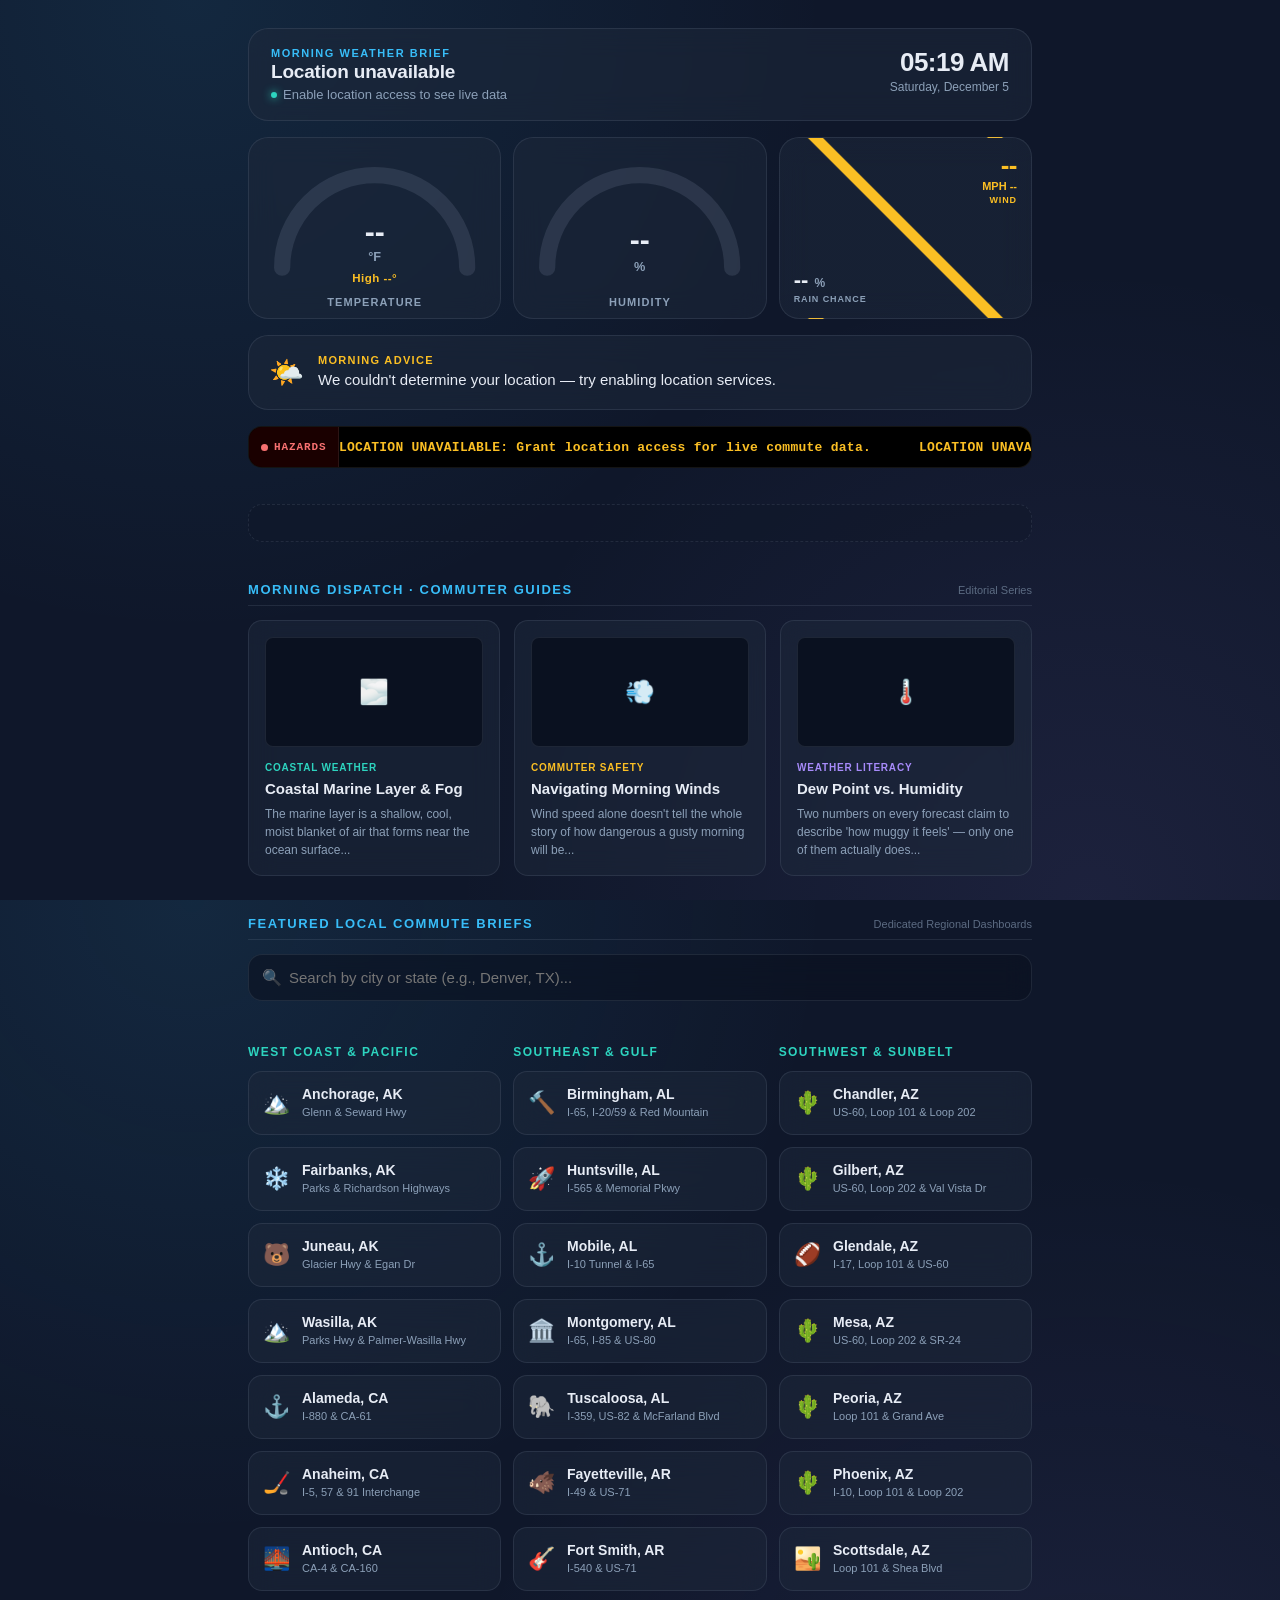
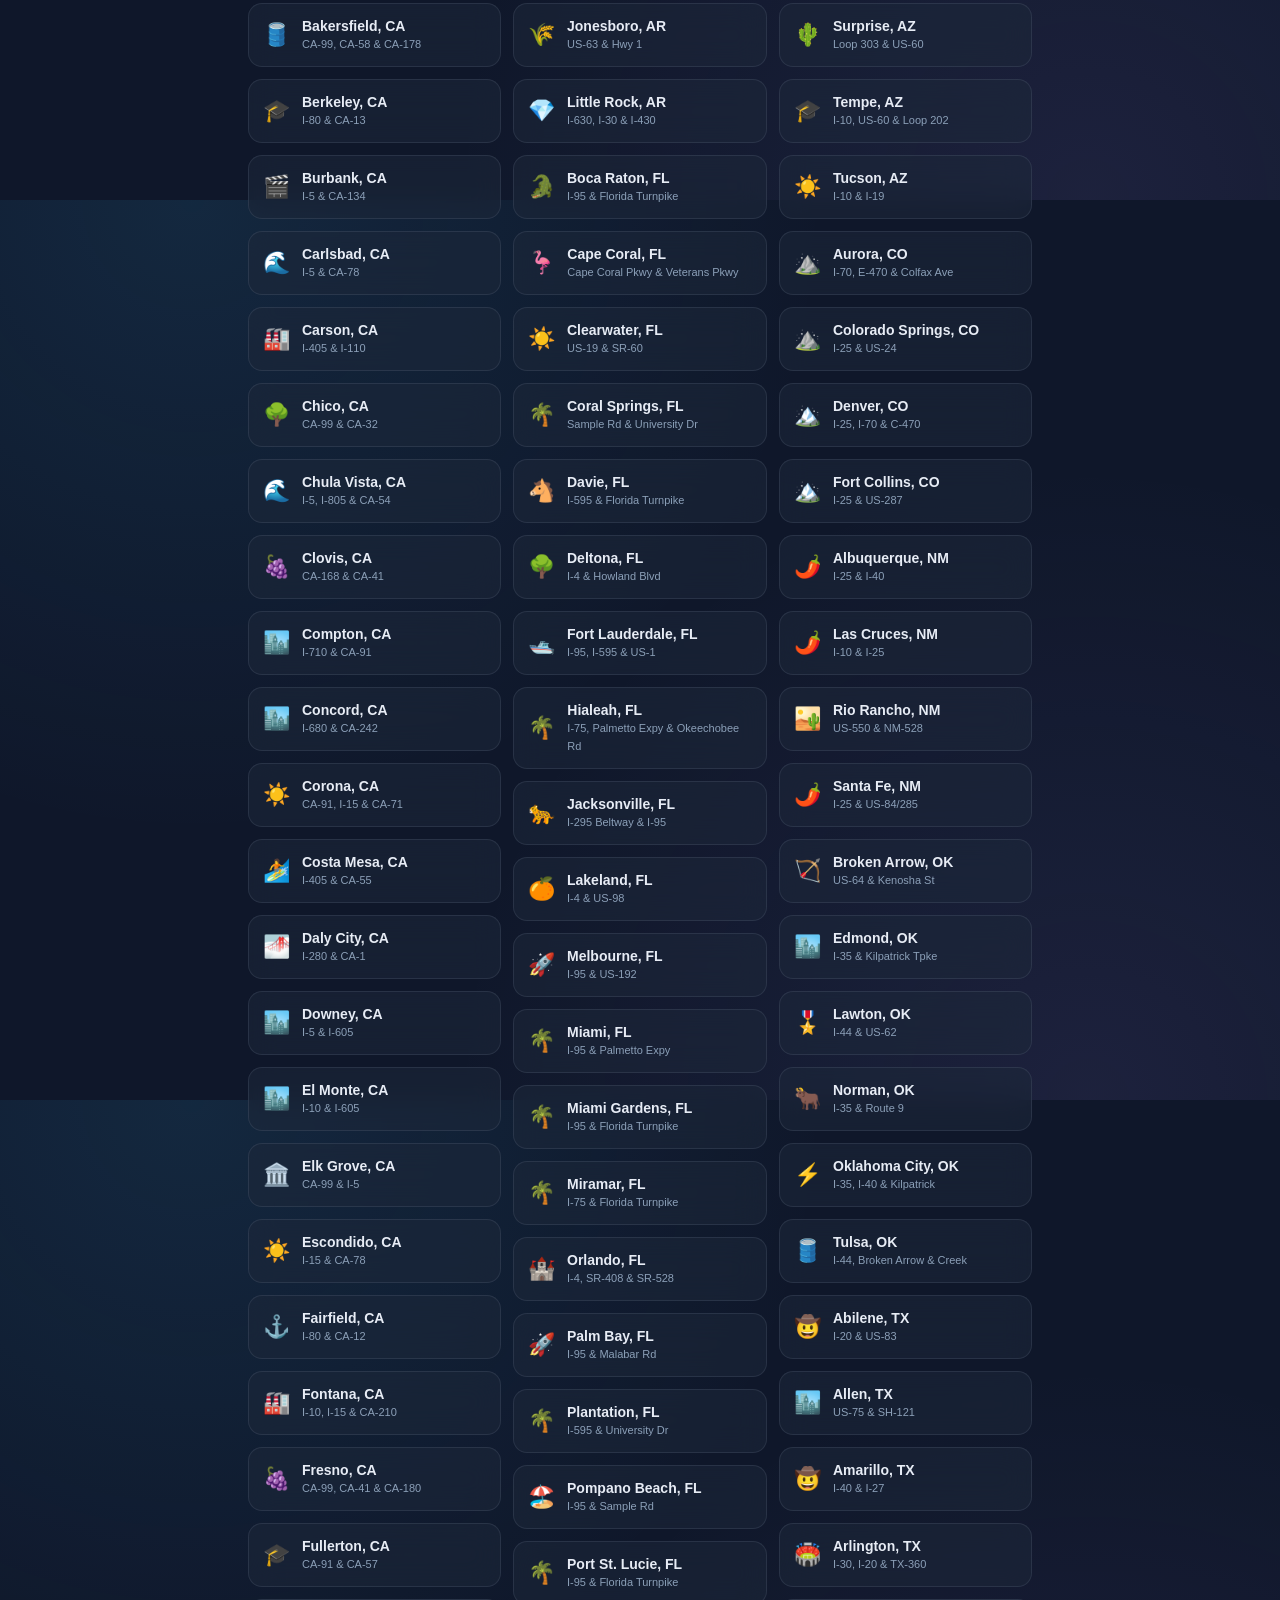
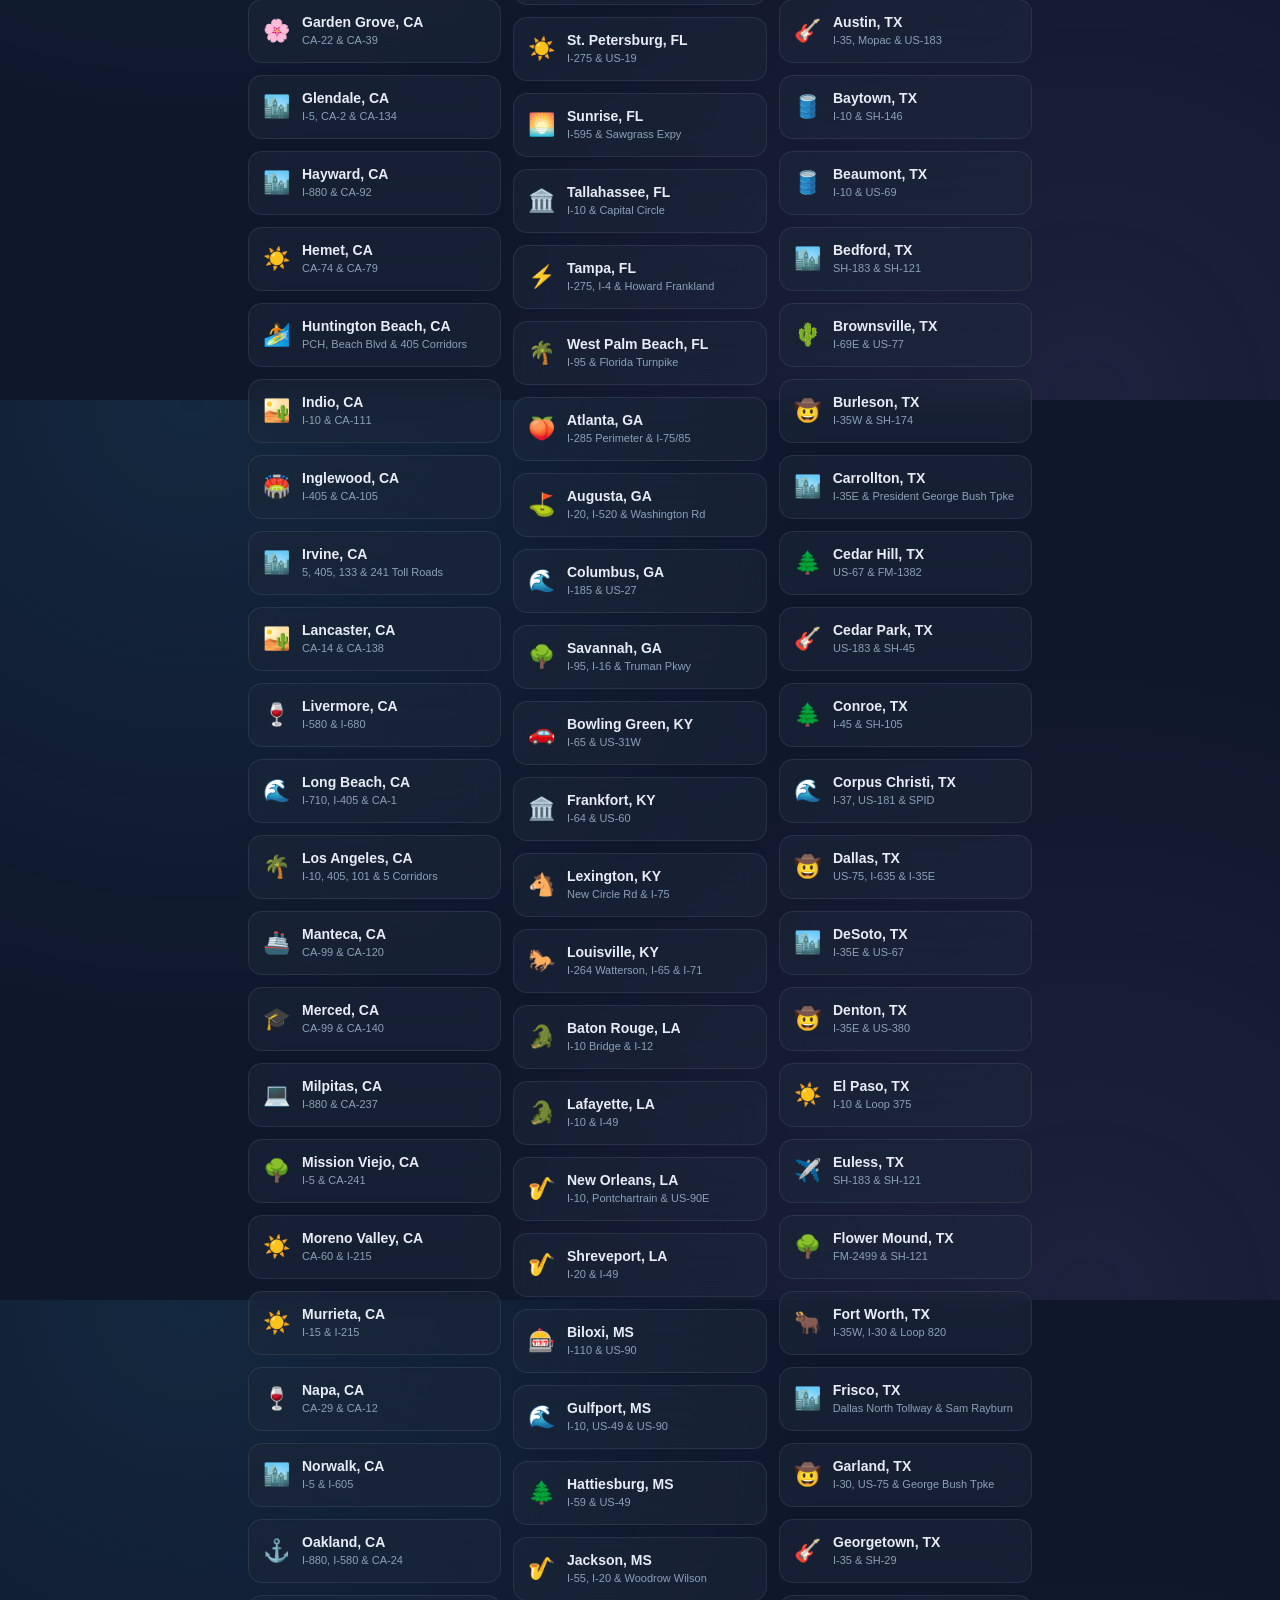
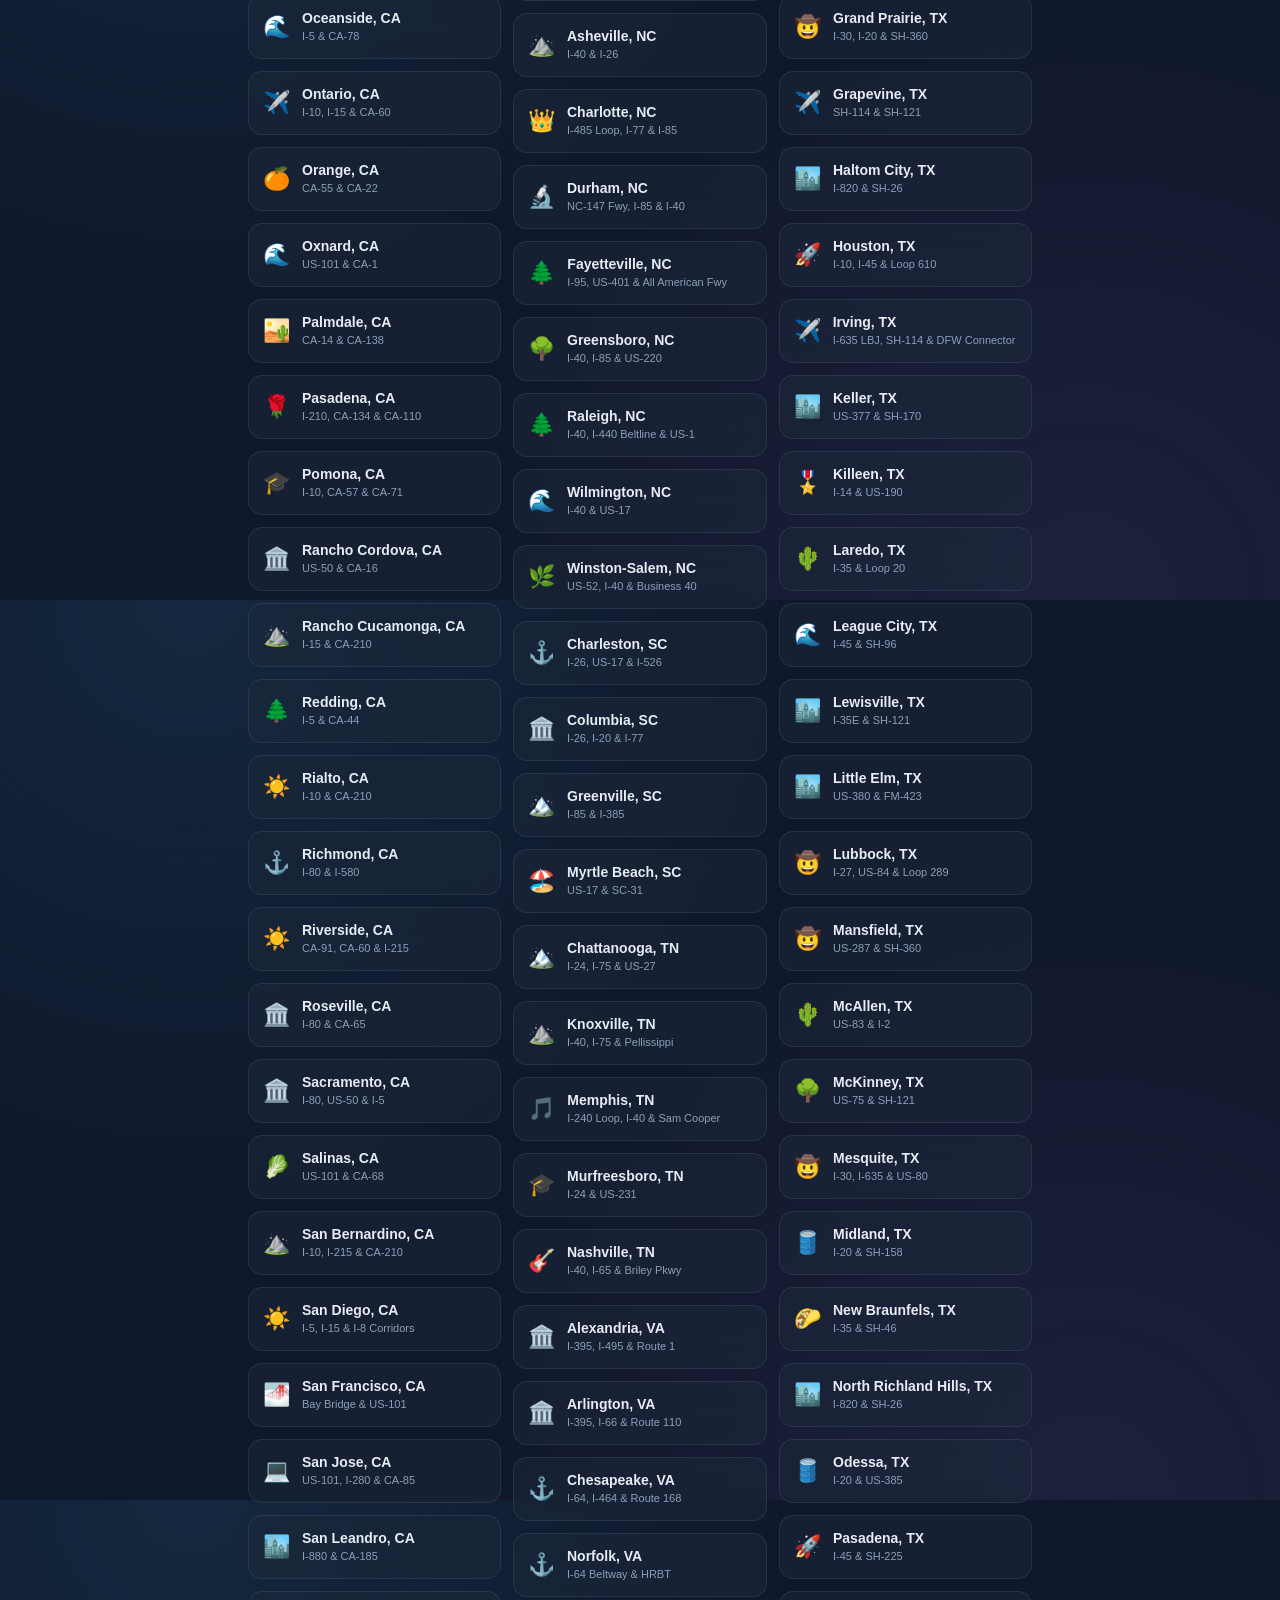
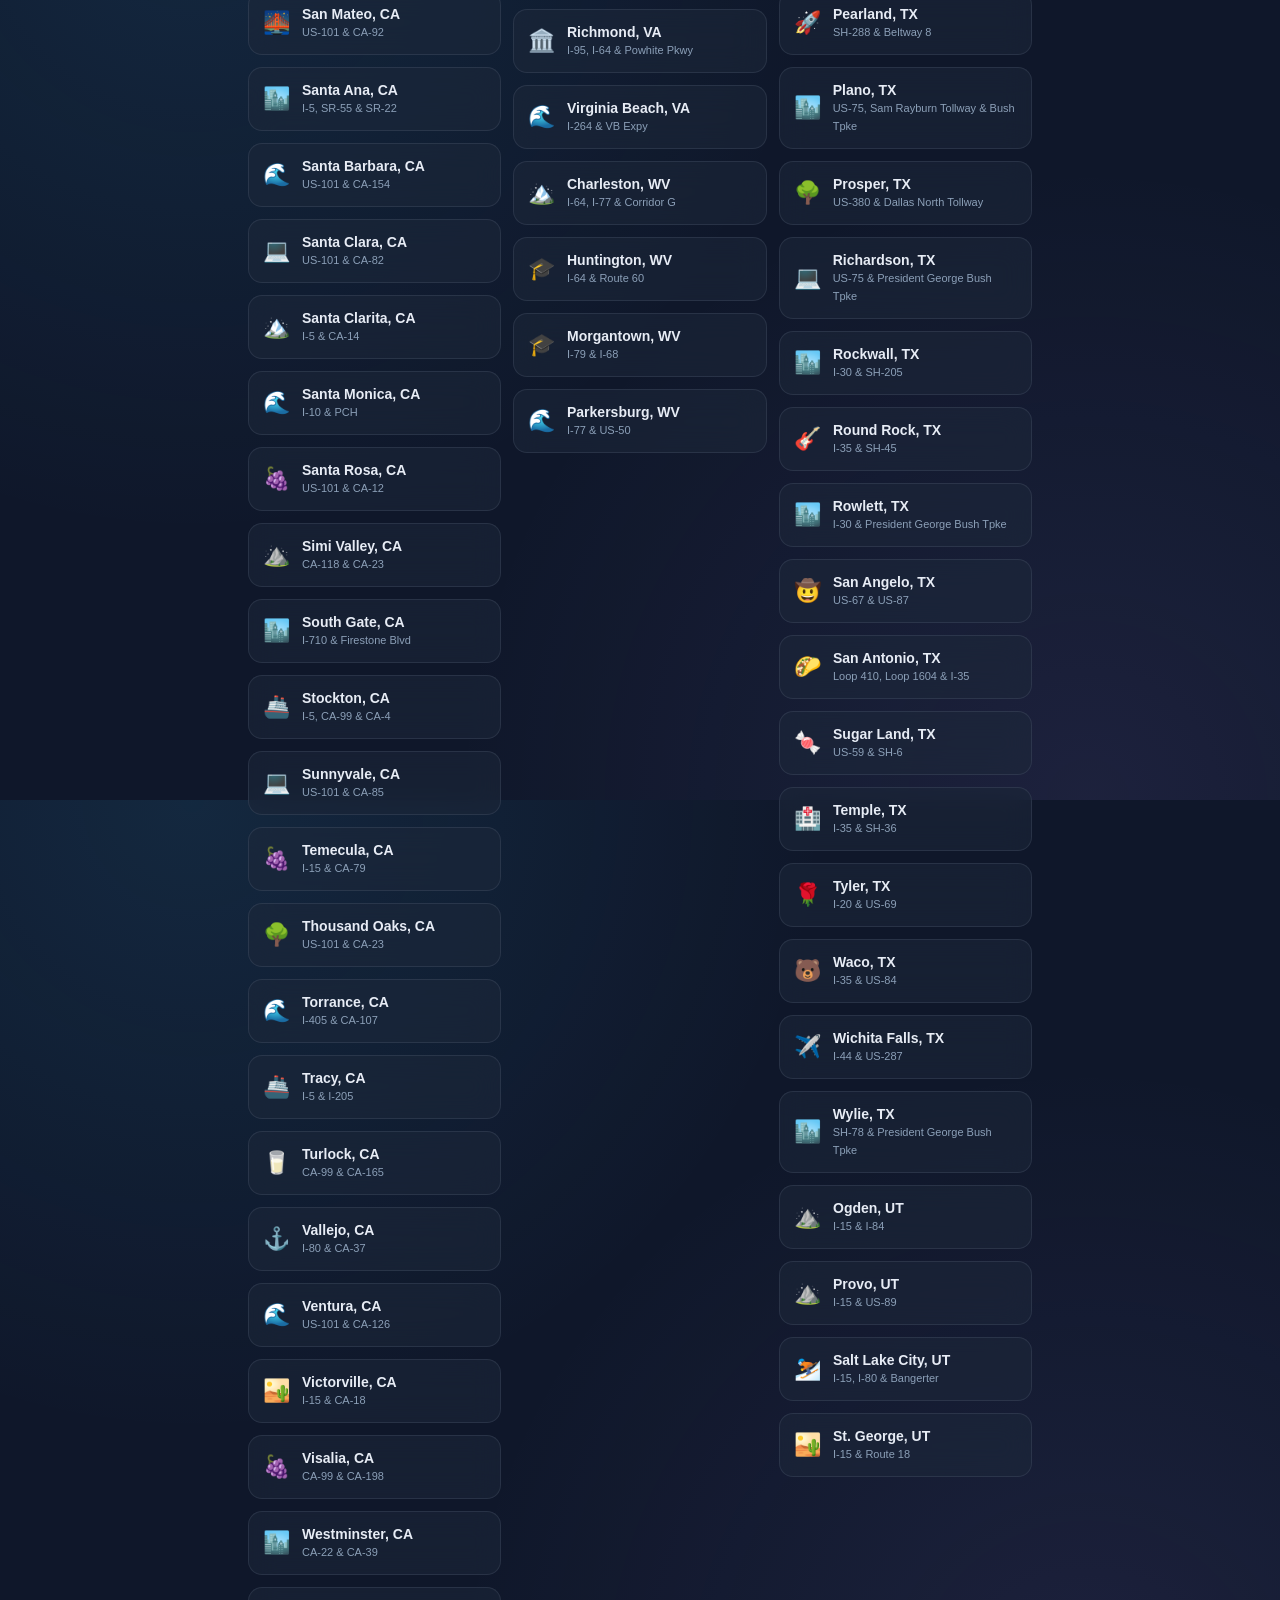
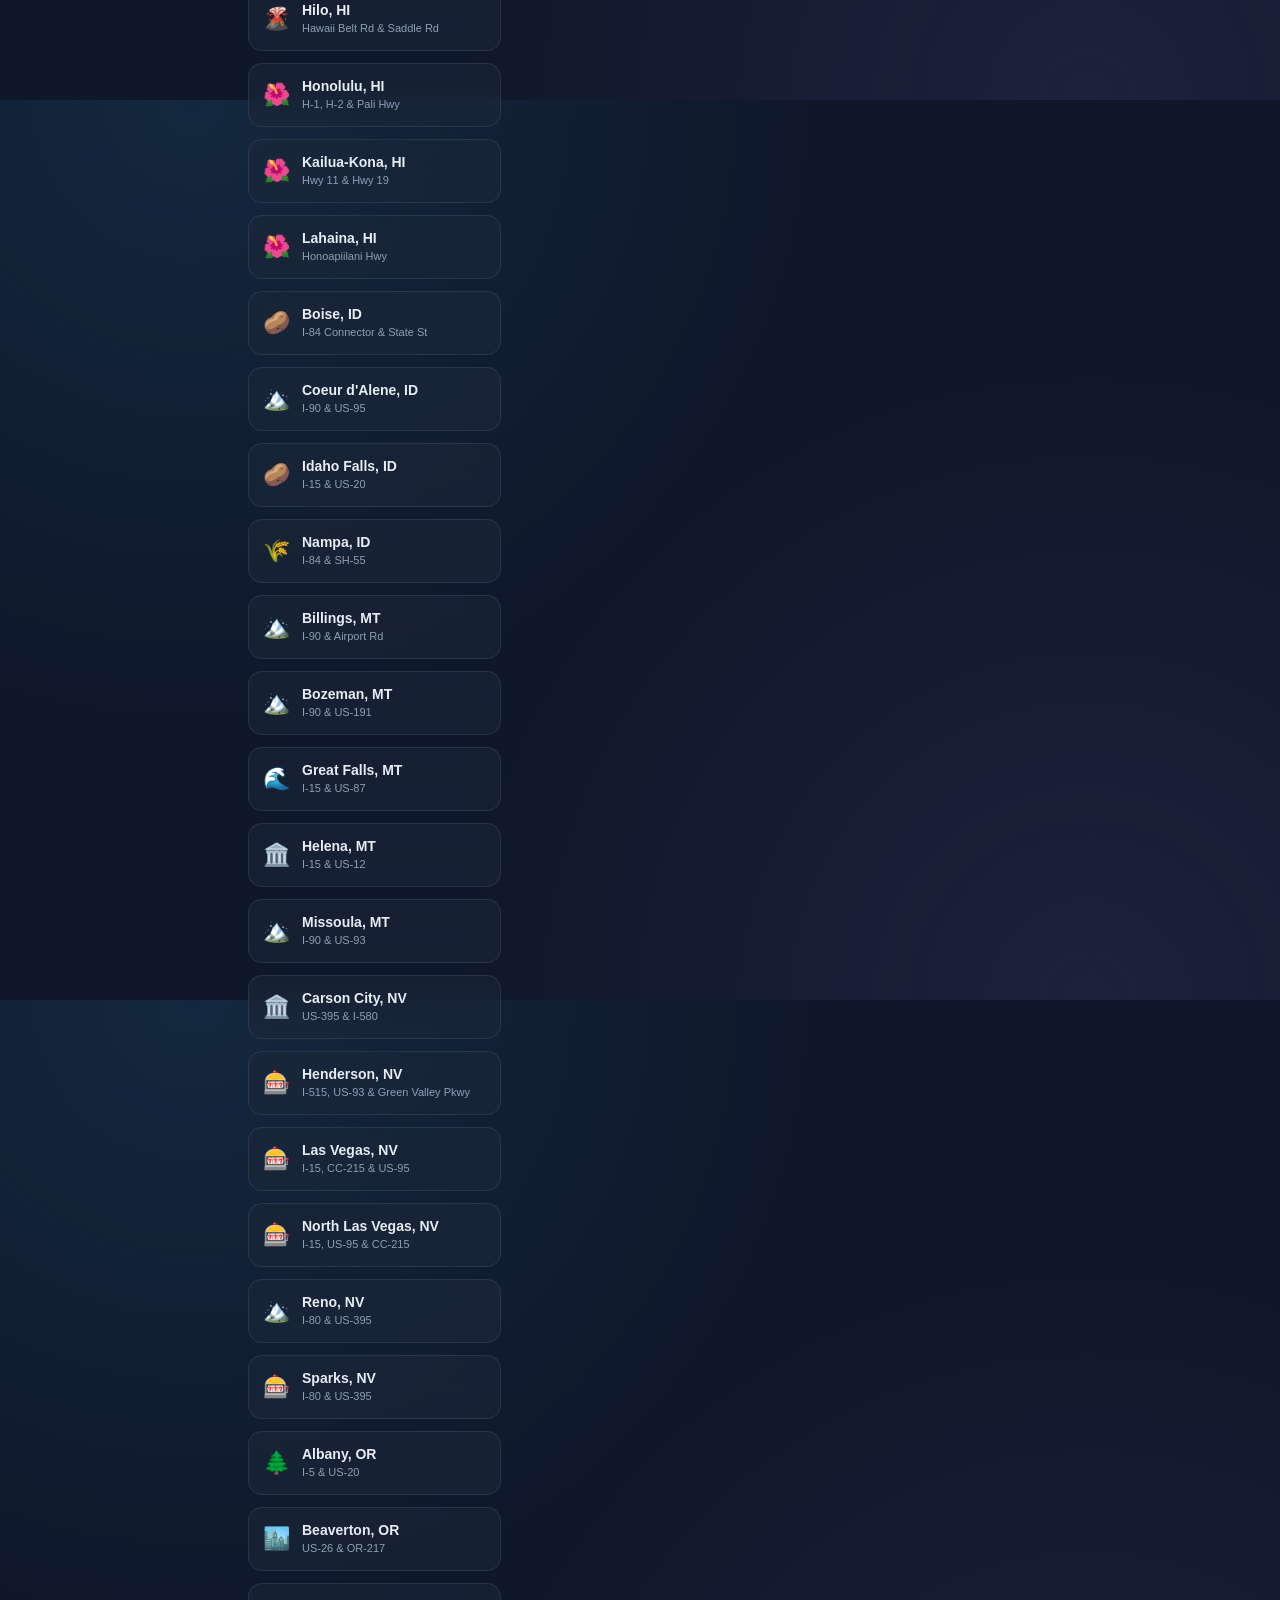
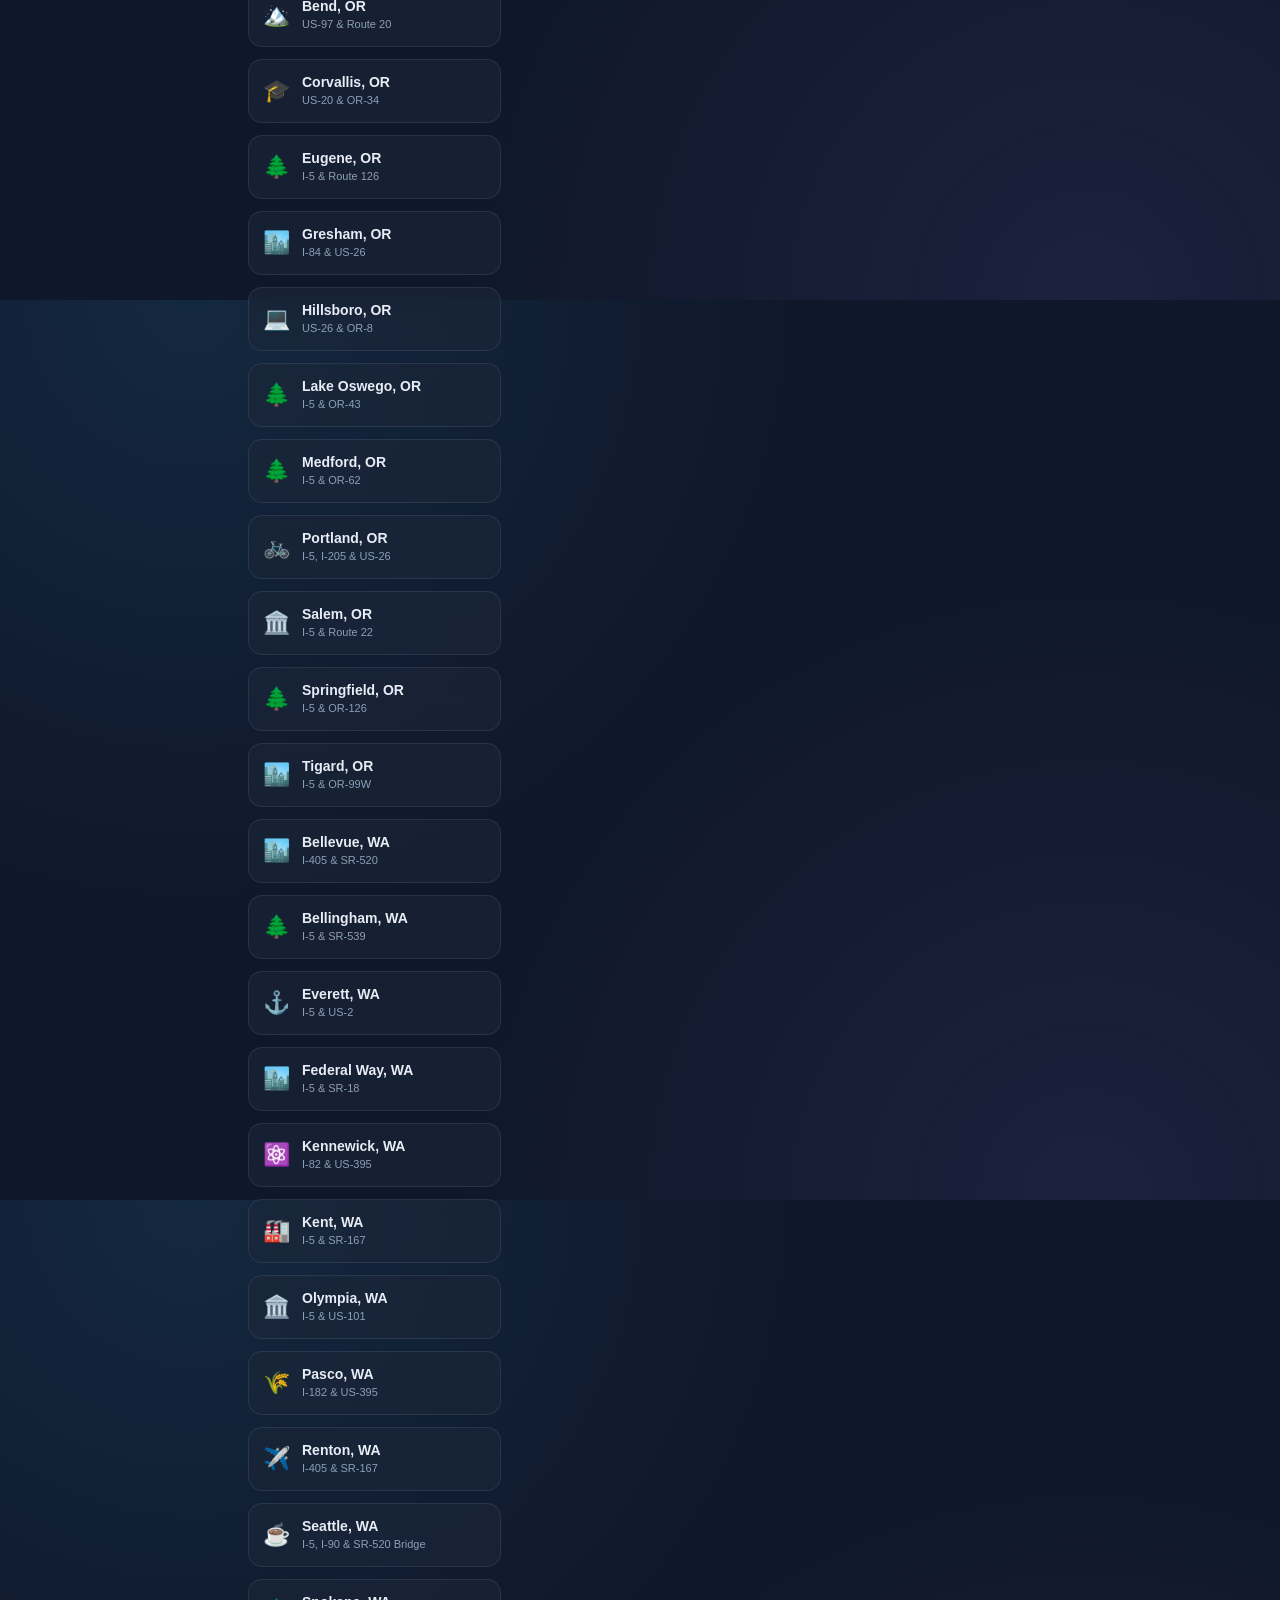
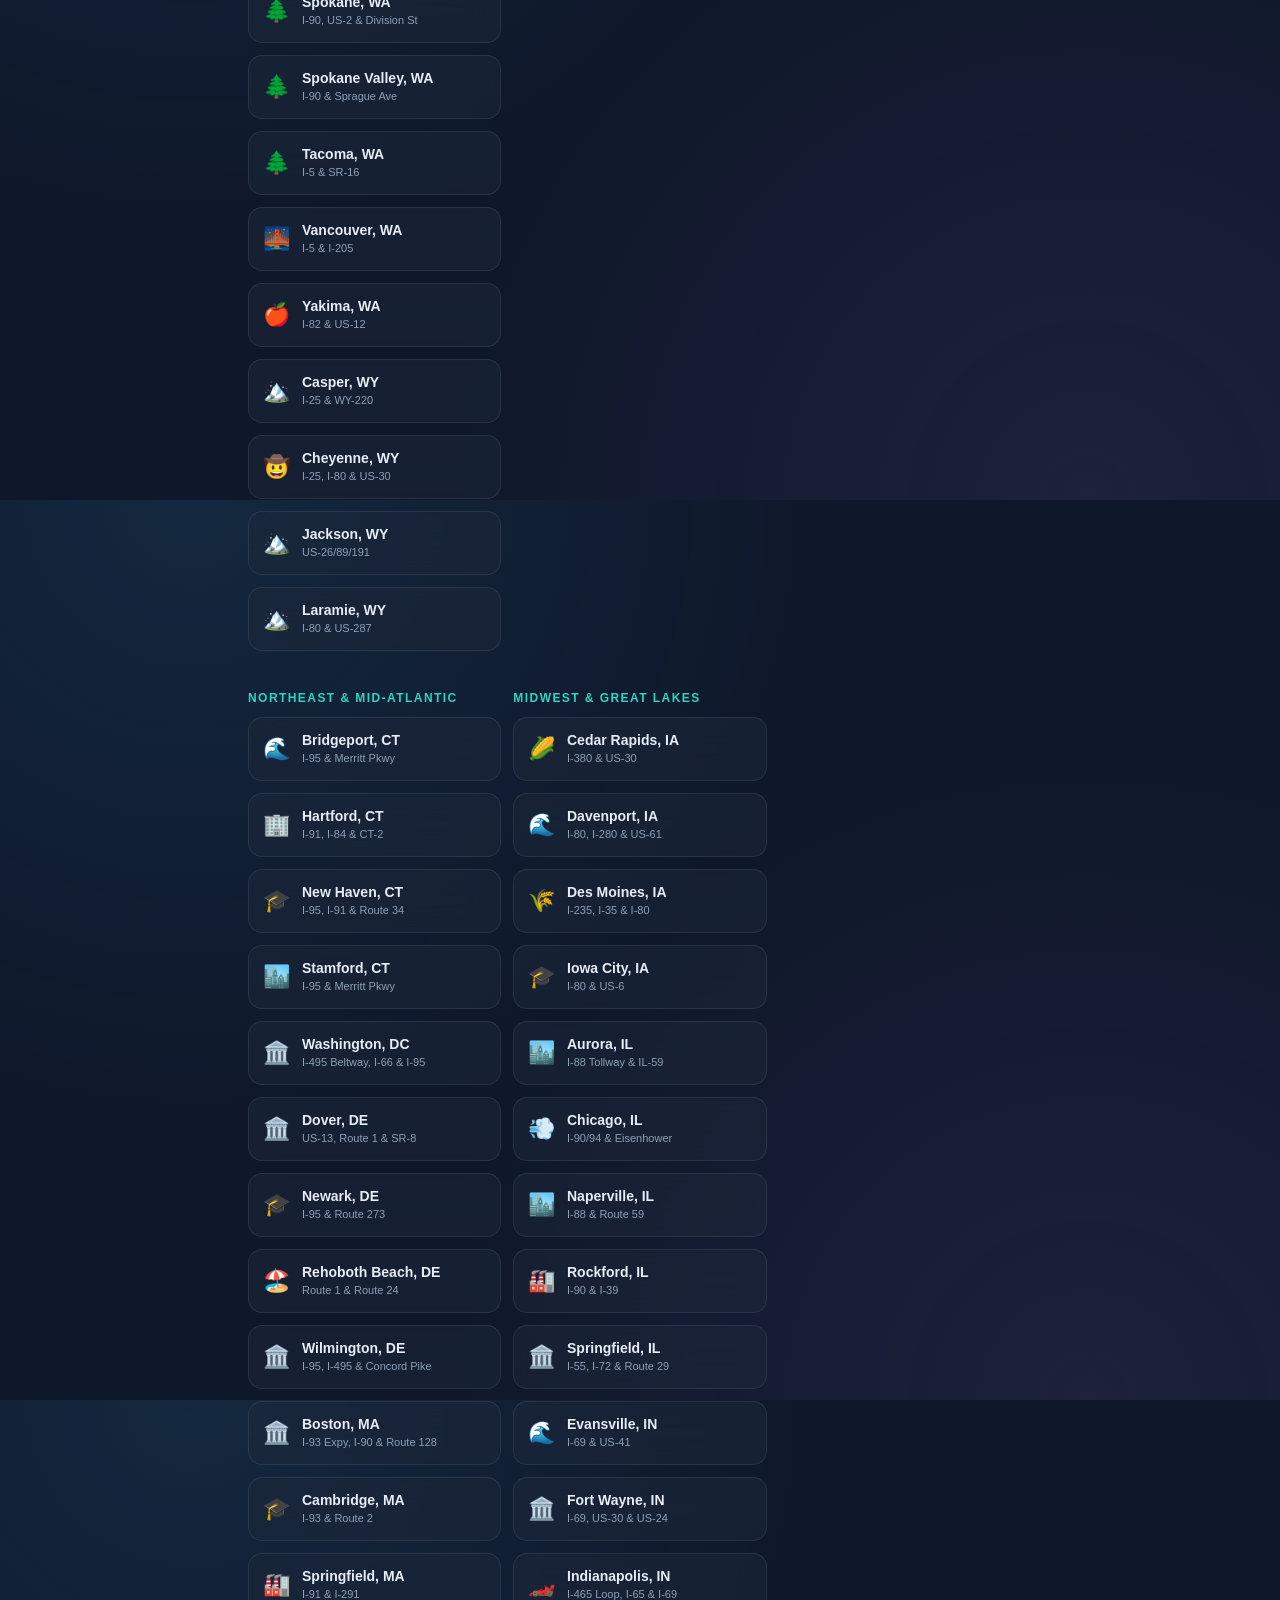
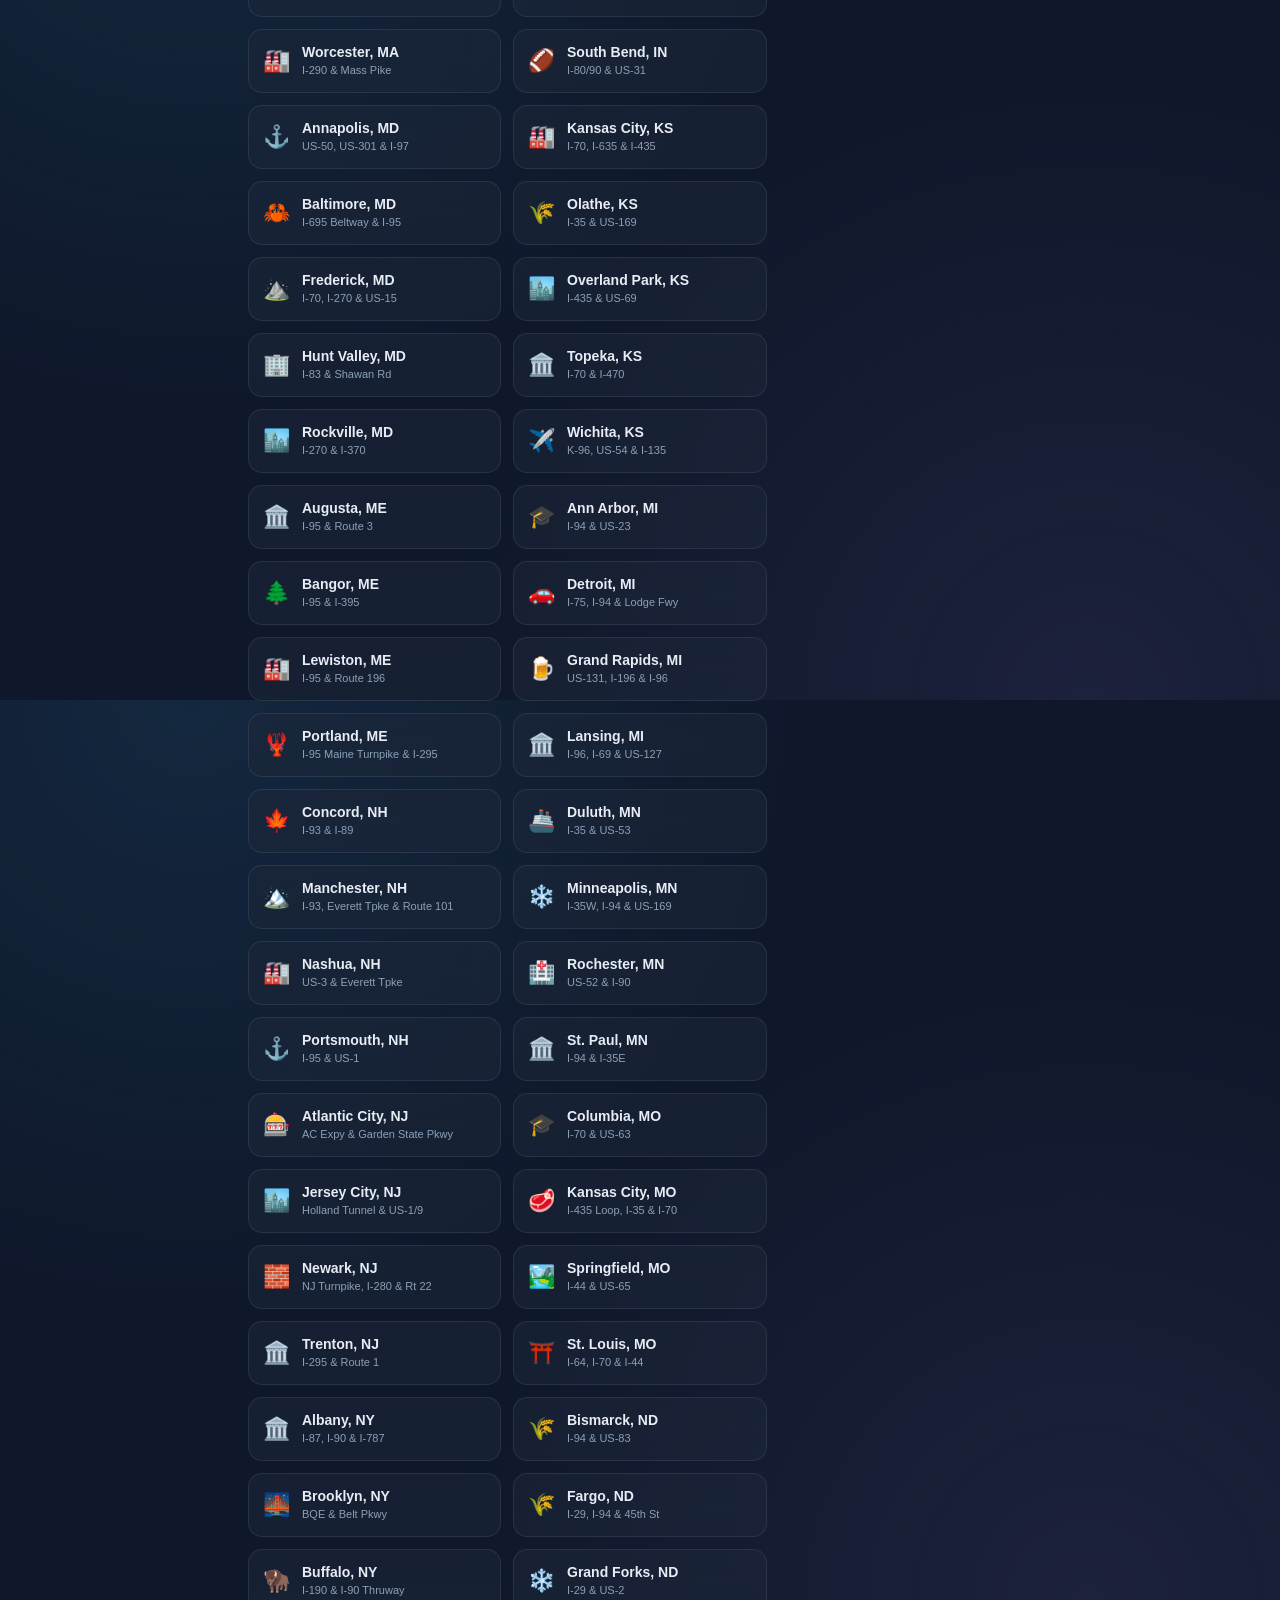
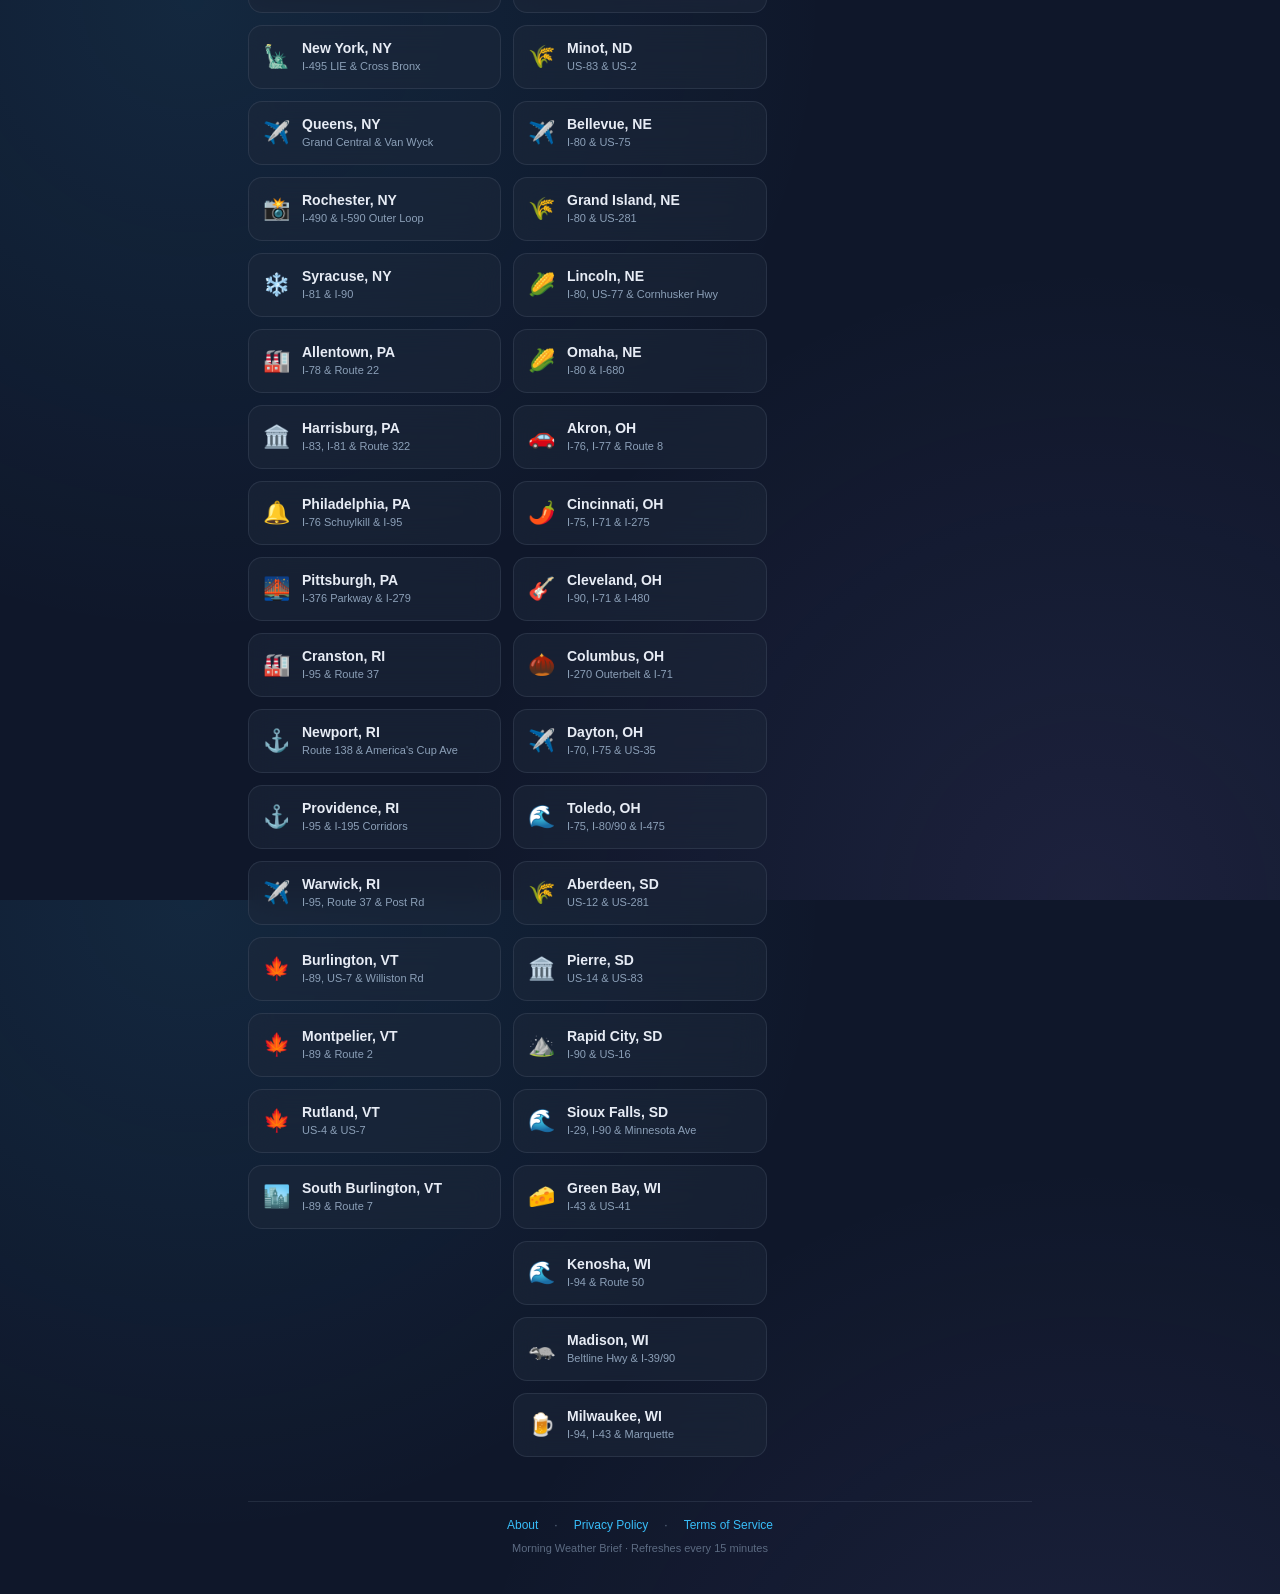
<file: index-bigupgrade.html>
<!DOCTYPE html>
<html lang="en">
<head>
<meta charset="UTF-8">
<meta name="viewport" content="width=device-width, initial-scale=1.0, viewport-fit=cover">
<title>Morning Weather Brief</title>
    <link rel="icon" type="image/x-icon" href="favicon.ico">
<style>
  :root{
    --bg:#0F172A;
    --bg-deep:#0A1120;
    --panel:rgba(30,41,59,0.55);
    --panel-border:rgba(148,163,184,0.14);
    --text:#E7ECF5;
    --muted:#8CA0B8;
    --muted-dim:#5C6B82;
    --cyan:#38BDF8;
    --teal:#2DD4BF;
    --violet:#A78BFA;
    --amber:#FBBF24;
    --amber-bright:#FFD700;
    --red:#F87171;
    --track:rgba(148,163,184,0.16);
    --radius-lg:20px;
    --radius-md:14px;
    --radius-sm:8px;
  }

  *{box-sizing:border-box;}
  html,body{
    margin:0;padding:0;height:100%;
    background:
      radial-gradient(circle at 15% 0%, rgba(56,189,248,0.10), transparent 45%),
      radial-gradient(circle at 85% 100%, rgba(167,139,250,0.09), transparent 45%),
      var(--bg);
    color:var(--text);
    font-family:-apple-system,BlinkMacSystemFont,"Segoe UI",Roboto,Helvetica,Arial,sans-serif;
    font-variant-numeric:tabular-nums;
    -webkit-font-smoothing:antialiased;
    min-height:100vh;
  }

  @media (prefers-reduced-motion: reduce){
    *{animation-duration:0.01ms !important;animation-iteration-count:1 !important;transition-duration:0.01ms !important;}
  }

  .wrap{
    max-width:820px;
    margin:0 auto;
    padding:28px 18px 40px;
    display:flex;
    flex-direction:column;
    gap:16px;
    min-height:100vh;
  }

  /* ---------- Header ---------- */
  header.brief-header{
    display:flex;
    justify-content:space-between;
    align-items:flex-start;
    gap:12px;
    padding:18px 22px;
    background:var(--panel);
    border:1px solid var(--panel-border);
    border-radius:var(--radius-lg);
    backdrop-filter:blur(14px);
    -webkit-backdrop-filter:blur(14px);
  }
  .brand{
    display:flex;
    flex-direction:column;
    gap:2px;
  }
  .brand .eyebrow{
    font-size:11px;
    letter-spacing:0.14em;
    text-transform:uppercase;
    color:var(--cyan);
    font-weight:700;
  }
  .brand h1{
    margin:0;
    font-size:19px;
    font-weight:700;
    letter-spacing:-0.01em;
  }
  .location-line{
    font-size:13px;
    color:var(--muted);
    margin-top:2px;
    display:flex;
    align-items:center;
    gap:6px;
  }
  .location-line .dot{
    width:6px;height:6px;border-radius:50%;
    background:var(--teal);
    box-shadow:0 0 8px var(--teal);
    flex-shrink:0;
  }
  .clock-block{
    text-align:right;
    flex-shrink:0;
  }
  .clock-time{
    font-size:26px;
    font-weight:700;
    letter-spacing:-0.02em;
  }
  .clock-date{
    font-size:12px;
    color:var(--muted);
    margin-top:2px;
  }

  /* ---------- Gauges Row ---------- */
  .gauge-row{
    display:grid;
    grid-template-columns:repeat(3, 1fr);
    gap:12px;
  }
  .gauge-card{
    background:var(--panel);
    border:1px solid var(--panel-border);
    border-radius:var(--radius-lg);
    backdrop-filter:blur(14px);
    -webkit-backdrop-filter:blur(14px);
    padding:14px 10px 10px;
    display:flex;
    flex-direction:column;
    align-items:center;
    position:relative;
    overflow:hidden;
  }
  .gauge-card svg{
    width:100%;
    height:auto;
    display:block;
  }
  .gauge-track{
    fill:none;
    stroke:var(--track);
    stroke-width:14;
    stroke-linecap:round;
  }
  .gauge-fill{
    fill:none;
    stroke-width:14;
    stroke-linecap:round;
    transition:stroke-dashoffset 1.1s cubic-bezier(.22,1,.36,1);
  }
  .gauge-fill.temp{stroke:var(--cyan);filter:drop-shadow(0 0 6px rgba(56,189,248,0.55));}
  .gauge-fill.humidity{stroke:var(--teal);filter:drop-shadow(0 0 6px rgba(45,212,191,0.55));}

  /* Dotted Forecast High Marker Arc */
  .gauge-fill.high-marker {
    stroke: var(--amber);
    stroke-dasharray: 4 6;
    stroke-width: 14;
    filter: drop-shadow(0 0 4px rgba(251, 191, 36, 0.4));
    opacity: 0.85;
    transition: stroke-dashoffset 1.1s cubic-bezier(.22,1,.36,1);
  }
  .gauge-subtext {
    font-size: 10px;
    font-weight: 700;
    fill: var(--amber);
    letter-spacing: 0.04em;
  }

  .gauge-value{
    font-size:26px;
    font-weight:800;
    fill:var(--text);
  }
  .gauge-unit{
    font-size:11px;
    font-weight:600;
    fill:var(--muted);
  }
  .gauge-label{
    margin-top:-6px;
    font-size:11px;
    letter-spacing:0.10em;
    text-transform:uppercase;
    color:var(--muted);
    font-weight:700;
  }

/* ==========================================================================
   Split Card (Wind & Rain) - Slanted Forward Slash ( / )
   ========================================================================== */

.split-card {
  display: block;
  padding: 0;
  position: relative;
  min-height: 120px;
  background: linear-gradient(45deg, rgba(30,41,59,0.55) 48%, var(--amber) 48.5%, var(--amber) 51.5%, rgba(30,41,59,0.55) 52%);
}

.split-section {
  position: absolute;
  display: flex;
  flex-direction: column;
}
.split-top-right {
  top: 14px;
  right: 14px;
  align-items: flex-end;
  text-align: right;
  max-width: 45%;
}

.split-bottom-left {
  bottom: 14px;
  left: 14px;
  align-items: flex-start;
  text-align: left;
  max-width: 45%;
}
.split-val-large {
  font-size: 26px;
  font-weight: 800;
  line-height: 1;
  color: var(--amber);
  letter-spacing: -0.02em;
}

.split-val-unit {
  font-size: 11px;
  font-weight: 700;
  color: var(--amber);
  margin-top: 2px;
  display: flex;
  align-items: center;
  gap: 3px;
}

.split-val-small {
  font-size: 22px;
  font-weight: 800;
  line-height: 1;
  color: var(--text);
}

.split-label-text {
  font-size: 9px;
  letter-spacing: 0.1em;
  text-transform: uppercase;
  color: var(--muted);
  font-weight: 700;
  margin-top: 3px;
}

  /* ---------- Advice box ---------- */
  .advice-box{
    background:var(--panel);
    border:1px solid var(--panel-border);
    border-radius:var(--radius-lg);
    backdrop-filter:blur(14px);
    -webkit-backdrop-filter:blur(14px);
    padding:18px 20px;
    display:flex;
    align-items:center;
    gap:14px;
  }
  .advice-icon{
    font-size:28px;
    flex-shrink:0;
    line-height:1;
  }
  .advice-text-block .advice-eyebrow{
    font-size:11px;
    letter-spacing:0.12em;
    text-transform:uppercase;
    color:var(--amber);
    font-weight:700;
    margin-bottom:3px;
  }
  .advice-text{
    font-size:15px;
    line-height:1.45;
    color:var(--text);
  }

  /* ---------- Ticker ---------- */
  .ticker{
    background:#000;
    border:1px solid rgba(255,255,255,0.08);
    border-radius:var(--radius-md);
    overflow:hidden;
    position:relative;
    height:42px;
    display:flex;
    align-items:center;
  }
  .ticker .live-tag{
    flex-shrink:0;
    display:flex;
    align-items:center;
    gap:6px;
    background:#1a0000;
    color:var(--red);
    font-size:11px;
    font-weight:800;
    letter-spacing:0.08em;
    padding:0 12px;
    height:100%;
    display:flex;
    align-items:center;
    border-right:1px solid rgba(255,255,255,0.08);
    z-index:2;
    font-family:'Courier New',monospace;
  }
  .live-tag .pulse{
    width:7px;height:7px;border-radius:50%;
    background:var(--red);
    animation:pulse 1.4s infinite;
  }
  @keyframes pulse{
    0%,100%{opacity:1;transform:scale(1);}
    50%{opacity:0.35;transform:scale(0.75);}
  }
  .ticker-viewport{
    flex:1;
    overflow:hidden;
    height:100%;
    position:relative;
  }
  .ticker-track{
    position:absolute;
    white-space:nowrap;
    display:flex;
    align-items:center;
    height:100%;
    animation:marquee 28s linear infinite;
    will-change:transform;
  }
  .ticker-track span{
    font-family:'Courier New',monospace;
    font-size:13px;
    font-weight:700;
    letter-spacing:0.02em;
    color:#F1F5F9;
    padding-right:48px;
  }
  .ticker-track span.hazard{color:var(--amber);}
  .ticker-track span.clear{color:var(--teal);}
  @keyframes marquee{
    0%{transform:translateX(0);}
    100%{transform:translateX(-50%);}
  }

  @media (max-width:560px){
    .gauge-row{grid-template-columns:1fr;}
    .gauge-card{flex-direction:row;align-items:center;gap:14px;padding:12px 16px; min-height: 120px;}
    .gauge-card svg{width:110px;flex-shrink:0;}
    header.brief-header{flex-direction:column;}
    .clock-block{text-align:left;}
    .split-top-right { top: 16px; right: 16px; }
    .split-bottom-left { bottom: 16px; left: 16px; }
  }

  a{color:var(--cyan);}
  :focus-visible{outline:2px solid var(--cyan);outline-offset:2px;}
</style>
</head>
<body>
<div class="wrap">

  <header class="brief-header">
    <div class="brand">
      <div class="eyebrow">Morning Weather Brief</div>
      <h1 id="city-name">Locating you…</h1>
      <div class="location-line"><span class="dot"></span><span id="region-name">—</span></div>
    </div>
    <div class="clock-block">
      <div class="clock-time" id="clock-time">--:--</div>
      <div class="clock-date" id="clock-date">—</div>
    </div>
  </header>

  <section class="gauge-row">
    <!-- Temperature Gauge (With Forecasted High Marker) -->
    <div class="gauge-card">
      <svg viewBox="0 0 200 130" aria-label="Temperature gauge">
        <path class="gauge-track" d="M 20 100 A 80 80 0 0 1 180 100"/>
        <path class="gauge-fill high-marker" id="gauge-temp-high-arc" d="M 20 100 A 80 80 0 0 1 180 100"/>
        <path class="gauge-fill temp" id="gauge-temp-arc" d="M 20 100 A 80 80 0 0 1 180 100"/>
        <text x="100" y="78" text-anchor="middle" class="gauge-value" id="gauge-temp-val">--</text>
        <text x="100" y="94" text-anchor="middle" class="gauge-unit">°F</text>
        <text x="100" y="112" text-anchor="middle" class="gauge-subtext" id="gauge-temp-high-val">High --°</text>
      </svg>
      <div class="gauge-label">Temperature</div>
    </div>

    <div class="gauge-card">
      <svg viewBox="0 0 200 130" aria-label="Humidity gauge">
        <path class="gauge-track" d="M 20 100 A 80 80 0 0 1 180 100"/>
        <path class="gauge-fill humidity" id="gauge-humidity-arc" d="M 20 100 A 80 80 0 0 1 180 100"/>
        <text x="100" y="85" text-anchor="middle" class="gauge-value" id="gauge-humidity-val">--</text>
        <text x="100" y="103" text-anchor="middle" class="gauge-unit">%</text>
      </svg>
      <div class="gauge-label">Humidity</div>
    </div>

    <div class="gauge-card split-card">
      <div class="split-section split-top-right">
        <div class="split-val-large" id="split-wind-speed">--</div>
        <div class="split-val-unit">MPH <span id="split-wind-dir">--</span></div>
        <div class="split-label-text" style="color:var(--amber);">Wind</div>
      </div>
      
      <div class="split-section split-bottom-left">
        <div class="split-val-small" id="split-rain-val">-- <span style="font-size:12px; color:var(--muted);">%</span></div>
        <div class="split-label-text">Rain Chance</div>
      </div>
    </div>
  </section>

  <section class="advice-box">
    <div class="advice-icon" id="advice-icon">🌤️</div>
    <div class="advice-text-block">
      <div class="advice-eyebrow">Morning Advice</div>
      <div class="advice-text" id="advice-text">Reading today's conditions…</div>
    </div>
  </section>

  <section class="ticker" role="status" aria-live="polite">
    <div class="live-tag"><span class="pulse"></span>HAZARDS</div>
    <div class="ticker-viewport">
      <div class="ticker-track" id="ticker-track">
        <span>Loading commute conditions…</span>
        <span>Loading commute conditions…</span>
      </div>
    </div>
  </section>

  <div style="margin-top:20px; padding:18px; border:1px dashed var(--panel-border); border-radius:var(--radius-md); text-align:center; background:rgba(15,23,42,0.4); color:var(--muted-dim); font-size:11px; letter-spacing:0.1em; text-transform:uppercase;">
     <!-- Advertisement Space -->
  </div>

  <!-- AUTOMATED EDITORIAL GUIDES SECTION -->
  <section style="margin-top:24px;">
    <div style="display:flex; justify-content:space-between; align-items:baseline; margin-bottom:14px; border-bottom:1px solid var(--panel-border); padding-bottom:8px;">
      <h2 style="margin:0; font-size:13px; letter-spacing:0.12em; text-transform:uppercase; color:var(--cyan); font-weight:700;">Morning Dispatch &middot; Commuter Guides</h2>
      <span style="font-size:11px; color:var(--muted-dim);">Editorial Series</span>
    </div>
    
    <!-- This div will be filled by nav.js -->
    <div id="guide-links-grid" style="display:grid; grid-template-columns:repeat(auto-fit, minmax(230px, 1fr)); gap:14px;"></div>
  </section>

  <!-- AUTOMATED REGIONAL CITIES SECTION -->
  <section style="margin-top:24px;">
    <div style="display:flex; justify-content:space-between; align-items:baseline; margin-bottom:14px; border-bottom:1px solid var(--panel-border); padding-bottom:8px;">
      <h2 style="margin:0; font-size:13px; letter-spacing:0.12em; text-transform:uppercase; color:var(--cyan); font-weight:700;">Featured Local Commute Briefs</h2>
      <span style="font-size:11px; color:var(--muted-dim);">Dedicated Regional Dashboards</span>
    </div>
    
    <!-- This div will be filled by nav.js -->
    <div id="city-links-grid" style="display:grid; grid-template-columns:repeat(auto-fit, minmax(200px, 1fr)); gap:12px;"></div>
  </section>

  <footer class="foot-note" style="margin-top:28px; border-top:1px solid var(--panel-border); padding-top:16px;">
    <div style="margin-bottom:10px; display:flex; justify-content:center; gap:16px; font-size:12px;">
      <a href="about.html" style="color:var(--cyan); text-decoration:none;">About</a>
      <span style="color:var(--muted-dim);">&middot;</span>
      <a href="privacy.html" style="color:var(--cyan); text-decoration:none;">Privacy Policy</a>
      <span style="color:var(--muted-dim);">&middot;</span>
      <a href="terms.html" style="color:var(--cyan); text-decoration:none;">Terms of Service</a>
    </div>
    <div style="font-size:11px; color:var(--muted-dim); text-align:center;">
      Morning Weather Brief &middot; Refreshes every 15 minutes
    </div>
  </footer>

</div>

<script>
(function(){
  "use strict";

  var CACHE_KEY = "morningWeatherBrief.cache";
  var CACHE_TTL_MS = 15 * 60 * 1000;

  var els = {
    city: document.getElementById("city-name"),
    region: document.getElementById("region-name"),
    time: document.getElementById("clock-time"),
    date: document.getElementById("clock-date"),
    adviceIcon: document.getElementById("advice-icon"),
    adviceText: document.getElementById("advice-text"),
    ticker: document.getElementById("ticker-track"),
    gauges: {
      temp:     { arc: document.getElementById("gauge-temp-arc"),     val: document.getElementById("gauge-temp-val"),     min:0, max:120 },
      humidity: { arc: document.getElementById("gauge-humidity-arc"), val: document.getElementById("gauge-humidity-val"), min:0, max:100 }
    },
    tempHigh: {
      arc: document.getElementById("gauge-temp-high-arc"),
      val: document.getElementById("gauge-temp-high-val")
    },
    split: {
      windSpeed: document.getElementById("split-wind-speed"),
      windDir: document.getElementById("split-wind-dir"),
      rainVal: document.getElementById("split-rain-val")
    }
  };

  var GAUGE_RADIUS = 80;
  var ARC_LENGTH = Math.PI * GAUGE_RADIUS;

  Object.keys(els.gauges).forEach(function(key){
    var g = els.gauges[key];
    g.arc.style.strokeDasharray = ARC_LENGTH;
    g.arc.style.strokeDashoffset = ARC_LENGTH;
  });

  if (els.tempHigh.arc) {
    els.tempHigh.arc.style.strokeDasharray = ARC_LENGTH;
    els.tempHigh.arc.style.strokeDashoffset = ARC_LENGTH;
  }

  // ---------------- Clock ----------------
  function tickClock(){
    var now = new Date();
    els.time.textContent = now.toLocaleTimeString([], {hour:"2-digit", minute:"2-digit"});
    els.date.textContent = now.toLocaleDateString([], {weekday:"long", month:"long", day:"numeric"});
  }
  tickClock();
  setInterval(tickClock, 1000);

  // ---------------- Gauge & Data rendering ----------------
  function clamp(v, lo, hi){ return Math.max(lo, Math.min(hi, v)); }

  function setGauge(key, rawValue, displayValue){
    var g = els.gauges[key];
    var v = clamp(rawValue, g.min, g.max);
    var frac = (v - g.min) / (g.max - g.min);
    var offset = ARC_LENGTH * (1 - frac);
    g.val.textContent = (displayValue !== undefined ? displayValue : Math.round(rawValue));
    requestAnimationFrame(function(){
      requestAnimationFrame(function(){
        g.arc.style.strokeDashoffset = offset;
      });
    });
  }

  function setTempHighGauge(tempMax){
    if (!els.tempHigh.arc || !els.tempHigh.val) return;
    var minTemp = 0, maxTemp = 120;
    var clampedHigh = clamp(tempMax, minTemp, maxTemp);
    var frac = (clampedHigh - minTemp) / (maxTemp - minTemp);
    var offset = ARC_LENGTH * (1 - frac);
    
    els.tempHigh.val.textContent = "High " + Math.round(tempMax) + "°";
    requestAnimationFrame(function(){
      requestAnimationFrame(function(){
        els.tempHigh.arc.style.strokeDashoffset = offset;
      });
    });
  }

  function degToCompass(num) {
    if (num === null || num === undefined) return "";
    var val = Math.floor((num / 22.5) + 0.5);
    var arr = ["N", "NNE", "NE", "ENE", "E", "ESE", "SE", "SSE", "S", "SSW", "SW", "WSW", "W", "WNW", "NW", "NNW"];
    return arr[(val % 16)];
  }

  // ---------------- Advice rules engine ----------------
  function getAdvice(c){
    var t = c.temp, h = c.humidity, wind = c.wind, precipProb = c.precipProb, code = c.code;

    var rules = [
      { test: t >= 90,
        icon:"🔥", msg:"Scorcher out there — crank the AC before you even buckle in." },
      { test: t <= 32,
        icon:"🧊", msg:"Below freezing this morning — scrape the windshield and take corners slow." },
      { test: t < 40 && wind > 15,
        icon:"🥶", msg:"Bitter wind chill on top of the cold — that light jacket won't cut it today." },
      { test: h > 70 && t > 65 && precipProb > 20,
        icon:"💧", msg:"Muggy with a side of drizzle — expect fogged-up windows for the first few miles." },
      { test: wind > 20,
        icon:"💨", msg:"Hold onto your hat — gusty winds could nudge you around the lane." },
      { test: precipProb > 50,
        icon:"☔", msg:"Rain's basically guaranteed — grab the umbrella and pad your commute by a few minutes." },
      { test: code === 45 || code === 48,
        icon:"🌫️", msg:"Fog's rolling in — ease off the gas and give yourself extra following distance." },
      { test: h > 80 && precipProb <= 20,
        icon:"😓", msg:"Sticky air with no rain in sight — just an uncomfortable kind of humid." },
      { test: t >= 60 && t <= 80 && (code === 0 || code === 1),
        icon:"☀️", msg:"Clear skies and comfortable temps — about as good as mornings get." },
      { test: t < 55 && (code === 0 || code === 1 || code === 2),
        icon:"🧥", msg:"Crisp and clear — light jacket weather, nothing dramatic." }
    ];

    for (var i = 0; i < rules.length; i++){
      if (rules[i].test) return rules[i];
    }
    return { icon:"🌤️", msg:"Standard-issue morning out there — nothing wild, just get out the door." };
  }

  // ---------------- Hazard ticker ----------------
  function buildHazards(c){
    var hazards = [];
    if (c.visibilityMiles !== null && c.visibilityMiles < 3){
      hazards.push({ text:"FOG ALERT: Reduced morning visibility.", type:"hazard" });
    }
    if (c.precipProb > 20 || c.precip > 0.01){
      hazards.push({ text:"SLIPPERY ROADS: Drizzle/rain expected on the morning commute.", type:"hazard" });
    }
    if (c.wind > 18){
      hazards.push({ text:"HIGH WIND CAUTION: Watch for gusts on the highway.", type:"hazard" });
    }
    if (c.temp > 85){
      hazards.push({ text:"HEAT ADVISORY: Expect warm cabin temps before the AC kicks in.", type:"hazard" });
    }
    if (hazards.length === 0){
      hazards.push({ text:"WEATHER CLEAR: Optimal driving conditions. No weather hazards reported.", type:"clear" });
    }
    return hazards;
  }

  function renderTicker(hazards){
    var html = hazards.map(function(hz){
      return '<span class="' + hz.type + '">' + hz.text + '</span>';
    }).join("");
    els.ticker.innerHTML = html + html;
  }

  // ---------------- Cache helpers ----------------
  function readCache(lat, lon){
    try{
      var raw = localStorage.getItem(CACHE_KEY);
      if (!raw) return null;
      var parsed = JSON.parse(raw);
      var fresh = (Date.now() - parsed.timestamp) < CACHE_TTL_MS;
      var sameSpot = Math.abs(parsed.lat - lat) < 0.05 && Math.abs(parsed.lon - lon) < 0.05;
      if (fresh && sameSpot) return parsed;
      return null;
    }catch(e){ return null; }
  }

  function writeCache(lat, lon, weatherData, place){
    try{
      localStorage.setItem(CACHE_KEY, JSON.stringify({
        timestamp: Date.now(),
        lat: lat, lon: lon,
        weather: weatherData,
        place: place
      }));
    }catch(e){ }
  }

  // ---------------- Rendering pipeline ----------------
  function renderPlace(place){
    els.city.textContent = place.city || "Your Location";
    els.region.textContent = place.state ? (place.state + (place.country ? ", " + place.country : "")) : (place.country || "Live conditions");
  }

  function findCurrentHourIndex(hourly, currentIsoHour){
    if (!hourly || !hourly.time) return 0;
    var idx = hourly.time.indexOf(currentIsoHour);
    return idx >= 0 ? idx : 0;
  }

  function renderWeather(weatherData){
    var current = weatherData.current;
    var hourly = weatherData.hourly;
    var daily = weatherData.daily;

    var now = new Date();
    var pad = function(n){ return String(n).padStart(2,"0"); };
    var currentIsoHour = now.getFullYear() + "-" + pad(now.getMonth()+1) + "-" + pad(now.getDate()) + "T" + pad(now.getHours()) + ":00";
    var hIdx = findCurrentHourIndex(hourly, currentIsoHour);

    var temp = current.temperature_2m;
    var tempMax = (daily && daily.temperature_2m_max) ? daily.temperature_2m_max[0] : temp;
    var humidity = current.relative_humidity_2m;
    var precip = current.precipitation;
    var wind = current.wind_speed_10m;
    var windDirDegrees = current.wind_direction_10m;
    var code = current.weather_code;

    var precipProb = (hourly && hourly.precipitation_probability) ? hourly.precipitation_probability[hIdx] : 0;
    var visibilityMeters = (hourly && hourly.visibility) ? hourly.visibility[hIdx] : null;
    var visibilityMiles = (visibilityMeters !== null && visibilityMeters !== undefined) ? (visibilityMeters / 1609.34) : null;

    setGauge("temp", temp, Math.round(temp));
    setTempHighGauge(tempMax);
    setGauge("humidity", humidity, Math.round(humidity));

    els.split.windSpeed.textContent = Math.round(wind);
    els.split.windDir.textContent = degToCompass(windDirDegrees);
    els.split.rainVal.innerHTML = Math.round(precipProb) + ' <span style="font-size:12px; color:var(--muted);">%</span>';
    
    var advice = getAdvice({ temp:temp, humidity:humidity, wind:wind, precipProb:precipProb, code:code });
    els.adviceIcon.textContent = advice.icon;
    els.adviceText.textContent = advice.msg;

    var hazards = buildHazards({ temp:temp, wind:wind, precip:precip, precipProb:precipProb, visibilityMiles:visibilityMiles });
    renderTicker(hazards);
  }

  // ---------------- Data fetching ----------------
  function fetchWeather(lat, lon){
    var url = "https://api.open-meteo.com/v1/forecast?latitude=" + lat + "&longitude=" + lon +
      "&current=temperature_2m,relative_humidity_2m,precipitation,weather_code,wind_speed_10m,wind_direction_10m" +
      "&hourly=temperature_2m,precipitation_probability,visibility" +
      "&daily=temperature_2m_max" +
      "&temperature_unit=fahrenheit&wind_speed_unit=mph&precipitation_unit=inch&timezone=auto";
    return fetch(url).then(function(r){
      if (!r.ok) throw new Error("Open-Meteo request failed");
      return r.json();
    });
  }

  function reverseGeocode(lat, lon){
    var url = "https://api.bigdatacloud.net/data/reverse-geocode-client?latitude=" + lat + "&longitude=" + lon + "&localityLanguage=en";
    return fetch(url).then(function(r){
      if (!r.ok) throw new Error("Reverse geocode failed");
      return r.json();
    }).then(function(d){
      return {
        city: d.city || d.locality || d.principalSubdivision || "Your Location",
        state: d.principalSubdivisionCode ? d.principalSubdivisionCode.split("-").pop() : (d.principalSubdivision || ""),
        country: d.countryCode || ""
      };
    }).catch(function(){
      return { city:"Your Location", state:"", country:"" };
    });
  }

  function loadFromCoords(lat, lon, placeHint){
    var cached = readCache(lat, lon);
    if (cached){
      renderPlace(cached.place);
      renderWeather(cached.weather);
      return;
    }

    var placePromise = placeHint ? Promise.resolve(placeHint) : reverseGeocode(lat, lon);

    placePromise.then(function(place){
      renderPlace(place);
      fetchWeather(lat, lon).then(function(weatherData){
        renderWeather(weatherData);
        writeCache(lat, lon, weatherData, place);
      }).catch(function(){
        els.adviceText.textContent = "Live weather data is unavailable right now — check back shortly.";
        renderTicker([{ text:"DATA UNAVAILABLE: Unable to reach the weather service.", type:"hazard" }]);
      });
    });
  }

  function fallbackToIp(){
    fetch("https://ipapi.co/json/").then(function(r){
      if (!r.ok) throw new Error("ipapi failed");
      return r.json();
    }).then(function(d){
      var lat = d.latitude, lon = d.longitude;
      var place = { city: d.city || "Your Location", state: d.region_code || d.region || "", country: d.country_code || "" };
      if (typeof lat === "number" && typeof lon === "number"){
        loadFromCoords(lat, lon, place);
      } else {
        throw new Error("No coordinates from ipapi");
      }
    }).catch(function(){
      els.city.textContent = "Location unavailable";
      els.region.textContent = "Enable location access to see live data";
      els.adviceText.textContent = "We couldn't determine your location — try enabling location services.";
      renderTicker([{ text:"LOCATION UNAVAILABLE: Grant location access for live commute data.", type:"hazard" }]);
    });
  }

  function init(){
    if (navigator.geolocation){
      navigator.geolocation.getCurrentPosition(
        function(pos){
          loadFromCoords(pos.coords.latitude, pos.coords.longitude, null);
        },
        function(){
          fallbackToIp();
        },
        { timeout: 8000, maximumAge: CACHE_TTL_MS }
      );
    } else {
      fallbackToIp();
    }
  }

  init();
})();
</script>

<!-- MAGIC LAZY-MAN AUTOMATION SCRIPT -->
<script src="nav.js"></script>
</body>
</html>
</file>
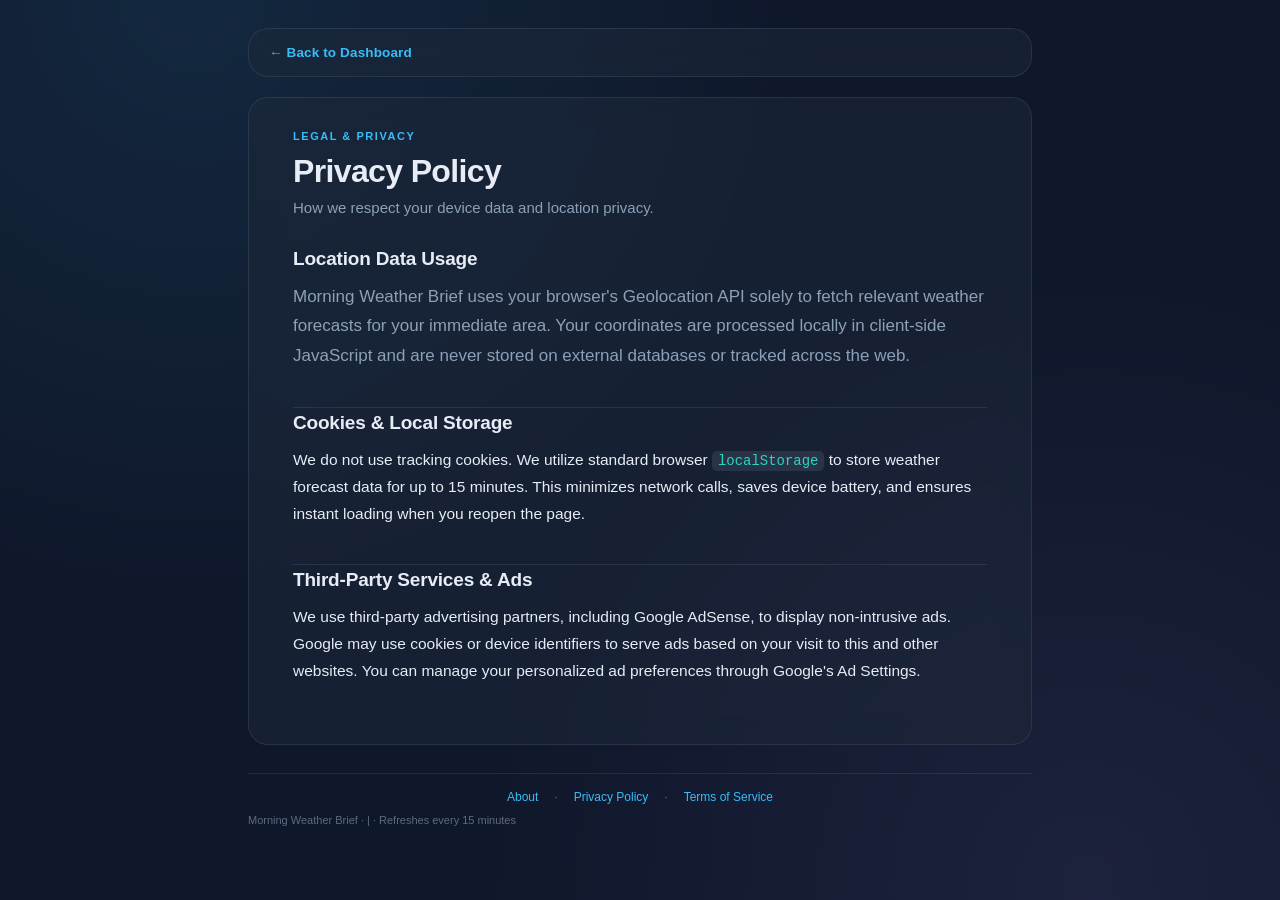
<file: privacy.html>
<!DOCTYPE html>
<html lang="en">
<head>
<meta charset="UTF-8">
<meta name="viewport" content="width=device-width, initial-scale=1.0, viewport-fit=cover">
<title>Privacy Policy | Morning Weather Brief</title>
<link rel="stylesheet" href="styles.css">
    <link rel="icon" type="image/x-icon" href="favicon.ico">
</head>
<body>
<div class="container">

  <header class="guide-header">
    <a class="back-link" href="index.html">&larr; Back to Dashboard</a>
  </header>

  <article class="guide">
    <div class="eyebrow">Legal & Privacy</div>
    <h1>Privacy Policy</h1>
    <p class="dek">How we respect your device data and location privacy.</p>

    <h2>Location Data Usage</h2>
    <p class="lede">Morning Weather Brief uses your browser's Geolocation API solely to fetch relevant weather forecasts for your immediate area. Your coordinates are processed locally in client-side JavaScript and are never stored on external databases or tracked across the web.</p>

    <h2>Cookies & Local Storage</h2>
    <p>We do not use tracking cookies. We utilize standard browser <code>localStorage</code> to store weather forecast data for up to 15 minutes. This minimizes network calls, saves device battery, and ensures instant loading when you reopen the page.</p>

    <h2>Third-Party Services & Ads</h2>
    <p>We use third-party advertising partners, including Google AdSense, to display non-intrusive ads. Google may use cookies or device identifiers to serve ads based on your visit to this and other websites. You can manage your personalized ad preferences through Google's Ad Settings.</p>
  </article>

  <footer class="foot-note" style="margin-top:28px; border-top:1px solid var(--panel-border); padding-top:16px;">
    <div style="margin-bottom:10px; display:flex; justify-content:center; gap:16px; font-size:12px;">
      <a href="about.html" style="color:var(--cyan); text-decoration:none;">About</a>
      <span style="color:var(--muted-dim);">&middot;</span>
      <a href="privacy.html" style="color:var(--cyan); text-decoration:none;">Privacy Policy</a>
      <span style="color:var(--muted-dim);">&middot;</span>
      <a href="terms.html" style="color:var(--cyan); text-decoration:none;">Terms of Service</a>
    </div>
    <div style="font-size:11px; color:var(--muted-dim);">
      Morning Weather Brief &middot; | &middot; Refreshes every 15 minutes
    </div>
  </footer>

</div>
</body>
</html>
</file>
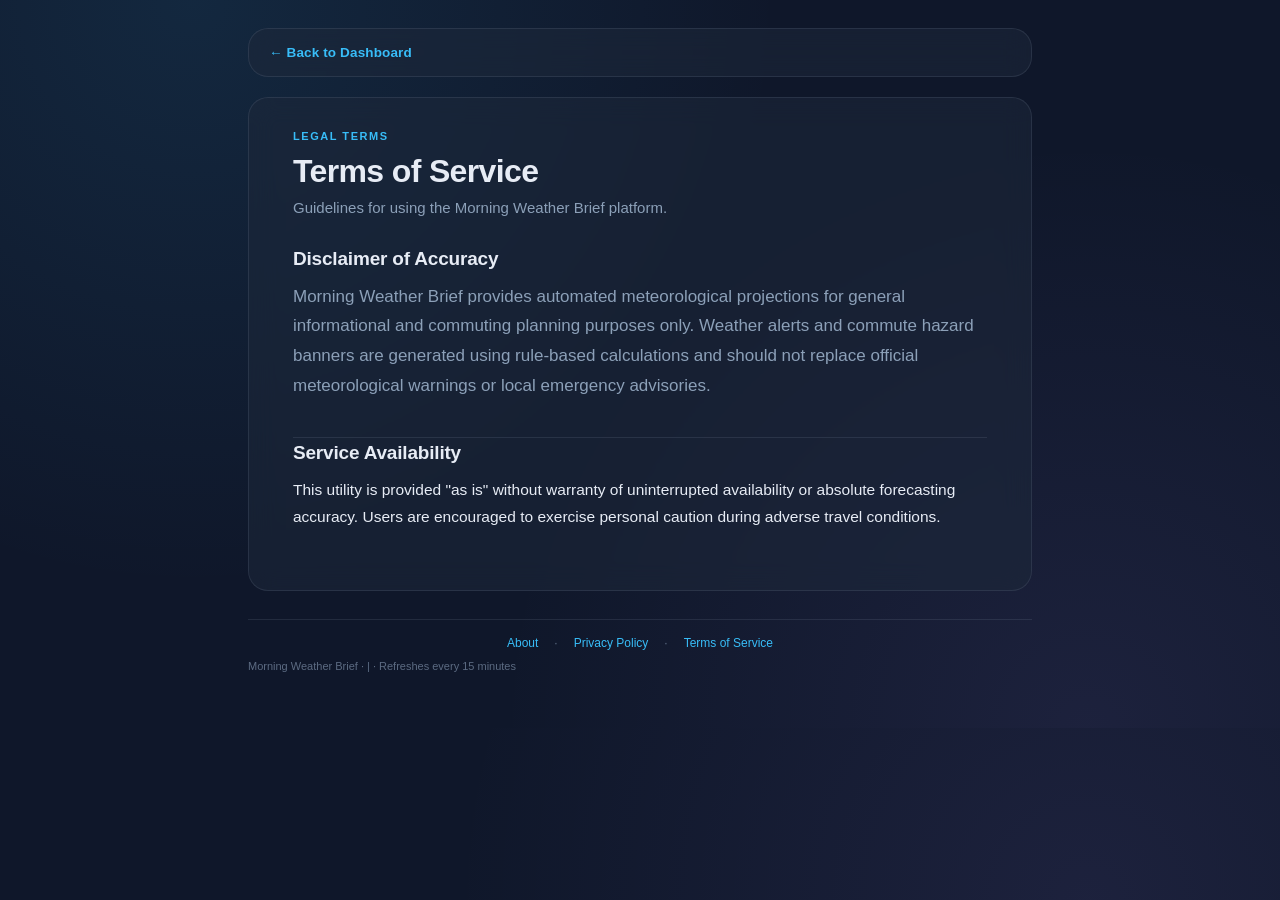
<file: terms.html>
<!DOCTYPE html>
<html lang="en">
<head>
<meta charset="UTF-8">
<meta name="viewport" content="width=device-width, initial-scale=1.0, viewport-fit=cover">
<title>Terms of Service | Morning Weather Brief</title>
<link rel="stylesheet" href="styles.css">
    <link rel="icon" type="image/x-icon" href="favicon.ico">
</head>
<body>
<div class="container">

  <header class="guide-header">
    <a class="back-link" href="index.html">&larr; Back to Dashboard</a>
  </header>

  <article class="guide">
    <div class="eyebrow">Legal Terms</div>
    <h1>Terms of Service</h1>
    <p class="dek">Guidelines for using the Morning Weather Brief platform.</p>

    <h2>Disclaimer of Accuracy</h2>
    <p class="lede">Morning Weather Brief provides automated meteorological projections for general informational and commuting planning purposes only. Weather alerts and commute hazard banners are generated using rule-based calculations and should not replace official meteorological warnings or local emergency advisories.</p>

    <h2>Service Availability</h2>
    <p>This utility is provided "as is" without warranty of uninterrupted availability or absolute forecasting accuracy. Users are encouraged to exercise personal caution during adverse travel conditions.</p>
  </article>

  <footer class="foot-note" style="margin-top:28px; border-top:1px solid var(--panel-border); padding-top:16px;">
    <div style="margin-bottom:10px; display:flex; justify-content:center; gap:16px; font-size:12px;">
      <a href="about.html" style="color:var(--cyan); text-decoration:none;">About</a>
      <span style="color:var(--muted-dim);">&middot;</span>
      <a href="privacy.html" style="color:var(--cyan); text-decoration:none;">Privacy Policy</a>
      <span style="color:var(--muted-dim);">&middot;</span>
      <a href="terms.html" style="color:var(--cyan); text-decoration:none;">Terms of Service</a>
    </div>
    <div style="font-size:11px; color:var(--muted-dim);">
      Morning Weather Brief &middot; | &middot; Refreshes every 15 minutes
    </div>
  </footer>

</div>
</body>
</html>
</file>
<file: styles.css>
/* ==========================================================================
   Morning Weather Brief — Shared Stylesheet
   Covers: global theme tokens, layout containers, responsive card grid,
   and article styling for /guides/ subpages.
   ========================================================================== */

:root{
  --bg:#0F172A;
  --bg-deep:#0A1120;
  --panel:rgba(30,41,59,0.55);
  --panel-solid:#1E293B;
  --panel-border:rgba(148,163,184,0.14);
  --text:#E7ECF5;
  --muted:#8CA0B8;
  --muted-dim:#5C6B82;
  --cyan:#38BDF8;
  --teal:#2DD4BF;
  --violet:#A78BFA;
  --amber:#FBBF24;
  --red:#F87171;
  --track:rgba(148,163,184,0.16);
  --radius-lg:20px;
  --radius-md:14px;
  --radius-sm:8px;
  --font-sans:-apple-system,BlinkMacSystemFont,"Segoe UI",Roboto,Helvetica,Arial,sans-serif;
  --font-mono:"SFMono-Regular",Consolas,"Liberation Mono",Menlo,monospace;
}

*, *::before, *::after{ box-sizing:border-box; }

html, body{
  margin:0;
  padding:0;
  min-height:100%;
  background:
    radial-gradient(circle at 15% 0%, rgba(56,189,248,0.10), transparent 45%),
    radial-gradient(circle at 85% 100%, rgba(167,139,250,0.09), transparent 45%),
    var(--bg);
  color:var(--text);
  font-family:var(--font-sans);
  font-variant-numeric:tabular-nums;
  -webkit-font-smoothing:antialiased;
}

@media (prefers-reduced-motion: reduce){
  *{ animation-duration:0.01ms !important; animation-iteration-count:1 !important; transition-duration:0.01ms !important; }
}

a{ color:var(--cyan); text-decoration:none; }
a:hover{ text-decoration:underline; }

/* ---------- Layout containers ---------- */
.wrap{
  max-width:820px;
  margin:0 auto;
  padding:28px 18px 40px;
  display:flex;
  flex-direction:column;
  gap:16px;
  min-height:100vh;
}

.container{
  max-width:820px;
  margin:0 auto;
  padding:28px 18px 56px;
}

.panel{
  background:var(--panel);
  border:1px solid var(--panel-border);
  border-radius:var(--radius-lg);
  backdrop-filter:blur(14px);
  -webkit-backdrop-filter:blur(14px);
}

/* ---------- Responsive card grid ---------- */
.card-grid{
  display:grid;
  grid-template-columns:repeat(auto-fit, minmax(220px, 1fr));
  gap:14px;
}

.card{
  background:var(--panel);
  border:1px solid var(--panel-border);
  border-radius:var(--radius-lg);
  backdrop-filter:blur(14px);
  -webkit-backdrop-filter:blur(14px);
  padding:18px 20px;
}

.card h3{
  margin:0 0 8px;
  font-size:15px;
  font-weight:700;
  letter-spacing:-0.01em;
}

.card p{
  margin:0;
  font-size:13.5px;
  line-height:1.5;
  color:var(--muted);
}

@media (max-width:560px){
  .card-grid{ grid-template-columns:1fr; }
}

/* ==========================================================================
   Guide subpages (/guides/*.html)
   ========================================================================== */

.guide-header{
  display:flex;
  align-items:center;
  gap:10px;
  padding:16px 20px;
  background:var(--panel);
  border:1px solid var(--panel-border);
  border-radius:var(--radius-lg);
  backdrop-filter:blur(14px);
  -webkit-backdrop-filter:blur(14px);
  margin-bottom:20px;
}

.back-link{
  display:inline-flex;
  align-items:center;
  gap:6px;
  font-size:13.5px;
  font-weight:700;
  letter-spacing:0.01em;
  color:var(--cyan);
}

.back-link:hover{ text-decoration:underline; }

article.guide{
  background:var(--panel);
  border:1px solid var(--panel-border);
  border-radius:var(--radius-lg);
  backdrop-filter:blur(14px);
  -webkit-backdrop-filter:blur(14px);
  padding:32px clamp(20px, 5vw, 44px) 44px;
}

.guide .eyebrow{
  font-size:11px;
  letter-spacing:0.14em;
  text-transform:uppercase;
  color:var(--cyan);
  font-weight:700;
  margin-bottom:10px;
}

.guide h1{
  margin:0 0 6px;
  font-size:clamp(24px, 4vw, 32px);
  font-weight:800;
  letter-spacing:-0.02em;
  line-height:1.2;
}

.guide .dek{
  font-size:15px;
  color:var(--muted);
  margin:0 0 28px;
  line-height:1.55;
  max-width:60ch;
}

.guide h2{
  font-size:19px;
  font-weight:700;
  letter-spacing:-0.01em;
  color:var(--text);
  margin:36px 0 12px;
  padding-top:4px;
  border-top:1px solid var(--panel-border);
}

.guide h2:first-of-type{
  border-top:none;
  padding-top:0;
  margin-top:8px;
}

.guide h3{
  font-size:15.5px;
  font-weight:700;
  color:var(--cyan);
  margin:22px 0 8px;
}

.guide p{
  font-size:15.5px;
  line-height:1.75;
  color:var(--text);
  margin:0 0 16px;
}

.guide p.lede{
  font-size:17px;
  color:var(--muted);
}

.guide ul, .guide ol{
  margin:0 0 18px;
  padding-left:22px;
  font-size:15px;
  line-height:1.7;
  color:var(--text);
}

.guide li{ margin-bottom:6px; }

.guide li::marker{ color:var(--cyan); }

.guide blockquote{
  margin:20px 0;
  padding:14px 18px;
  border-left:3px solid var(--cyan);
  background:rgba(56,189,248,0.06);
  border-radius:0 var(--radius-sm) var(--radius-sm) 0;
  color:var(--muted);
  font-size:14.5px;
  line-height:1.6;
}

.guide blockquote p{ margin:0; color:inherit; }

.guide code{
  font-family:var(--font-mono);
  font-size:0.9em;
  background:rgba(148,163,184,0.14);
  color:var(--teal);
  padding:2px 6px;
  border-radius:5px;
}

.guide pre{
  background:var(--bg-deep);
  border:1px solid var(--panel-border);
  border-radius:var(--radius-sm);
  padding:14px 16px;
  overflow-x:auto;
  margin:0 0 18px;
}

.guide pre code{
  background:none;
  padding:0;
  color:var(--text);
}

.guide .callout{
  display:flex;
  align-items:flex-start;
  gap:12px;
  margin:24px 0;
  padding:16px 18px;
  border-radius:var(--radius-md);
  border:1px solid var(--panel-border);
  background:rgba(251,191,36,0.06);
}

.guide .callout .icon{
  font-size:20px;
  line-height:1.3;
  flex-shrink:0;
}

.guide .callout .callout-title{
  font-size:11px;
  letter-spacing:0.1em;
  text-transform:uppercase;
  color:var(--amber);
  font-weight:700;
  margin-bottom:4px;
}

.guide .callout p{
  margin:0;
  font-size:14px;
  color:var(--text);
}

.guide table{
  width:100%;
  border-collapse:collapse;
  margin:0 0 20px;
  font-size:14px;
}

.guide th, .guide td{
  text-align:left;
  padding:10px 12px;
  border-bottom:1px solid var(--panel-border);
}

.guide th{
  color:var(--muted);
  font-size:11px;
  letter-spacing:0.08em;
  text-transform:uppercase;
  font-weight:700;
}

.guide hr{
  border:none;
  border-top:1px solid var(--panel-border);
  margin:32px 0;
}

.guide-footer{
  margin-top:24px;
  padding-top:16px;
  font-size:12.5px;
  color:var(--muted-dim);
  text-align:center;
}

/* ---------- Hourly Carousel ---------- */
.hourly-carousel {
  display: flex;
  align-items: center;
  justify-content: space-between;
  gap: 12px;
  overflow-x: auto;
  scroll-snap-type: x mandatory;
  padding: 10px 0;
  scrollbar-width: none; /* Hides scrollbar in Firefox */
  -ms-overflow-style: none;
}
.hourly-carousel::-webkit-scrollbar { 
  display: none; /* Hides scrollbar in Chrome/Safari */
}
.hourly-item {
  display: flex;
  flex-direction: column;
  align-items: center;
  scroll-snap-align: center;
  flex-shrink: 0;
  transition: all 0.3s ease;
}
.hourly-item .time {
  font-size: 10px;
  color: var(--muted);
  text-transform: uppercase;
  letter-spacing: 0.05em;
  margin-bottom: 4px;
  font-weight: 700;
}
.hourly-item .temp {
  font-weight: 800;
  color: var(--text);
}
/* The Fading & Scaling Logic */
.hourly-item.past { opacity: 0.25; font-size: 16px; }
.hourly-item.future-far { opacity: 0.35; font-size: 16px; }
.hourly-item.future-near { opacity: 0.65; font-size: 22px; }
.hourly-item.current {
  opacity: 1;
  font-size: 42px;
  color: var(--cyan);
  text-shadow: 0 0 12px rgba(56,189,248, 0.4);
}
</file>
